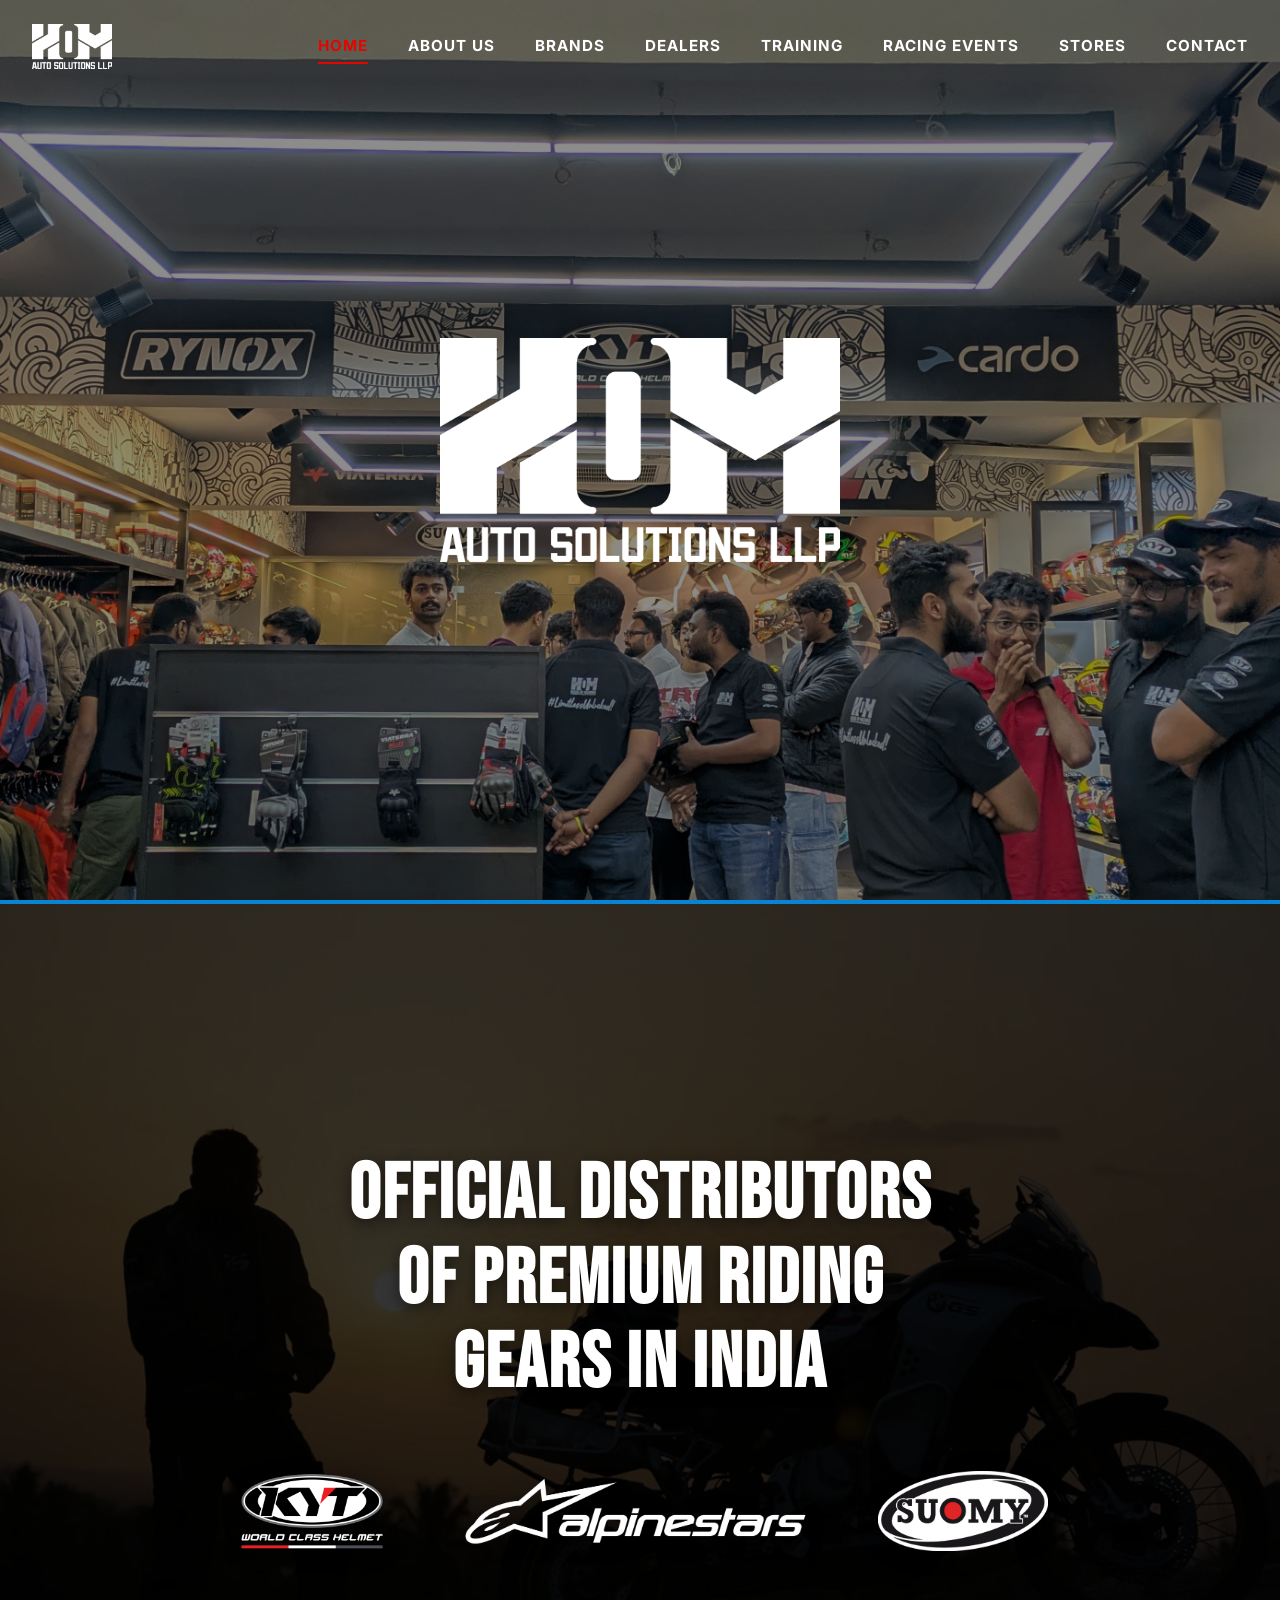
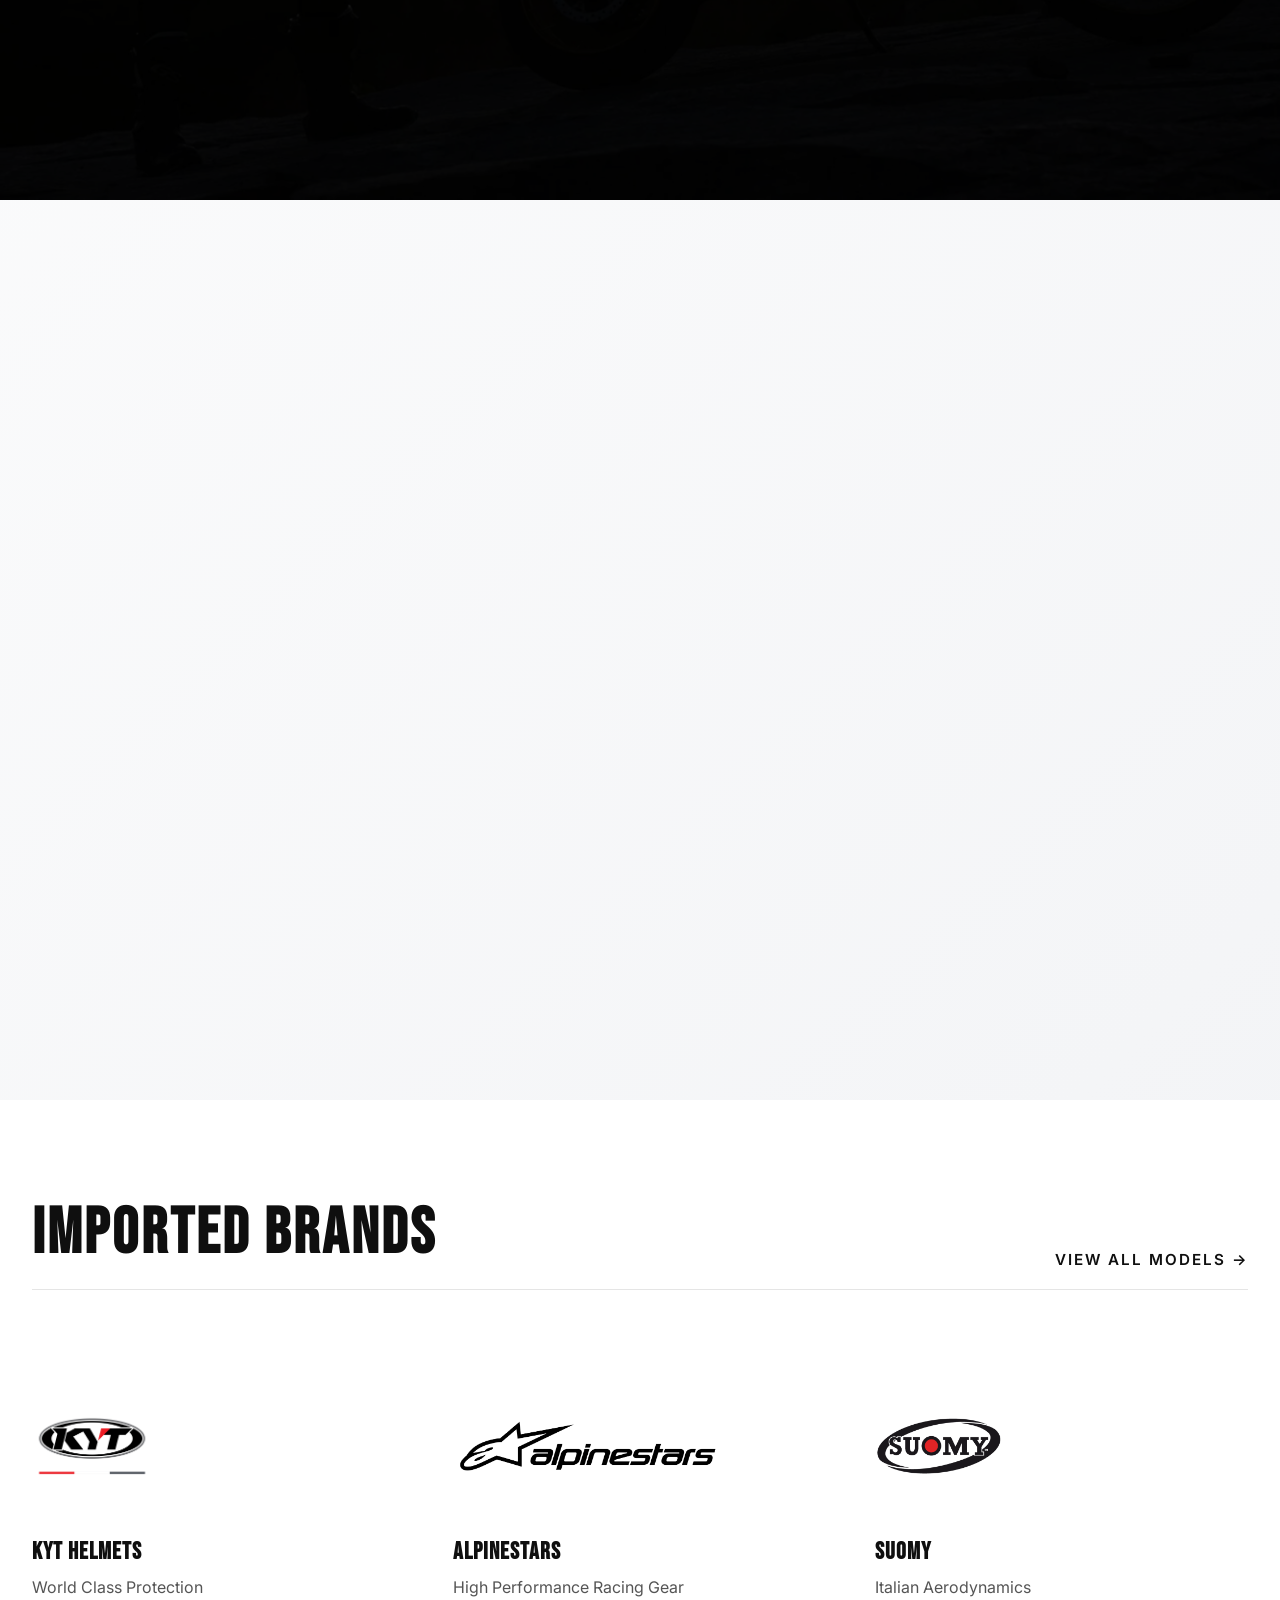
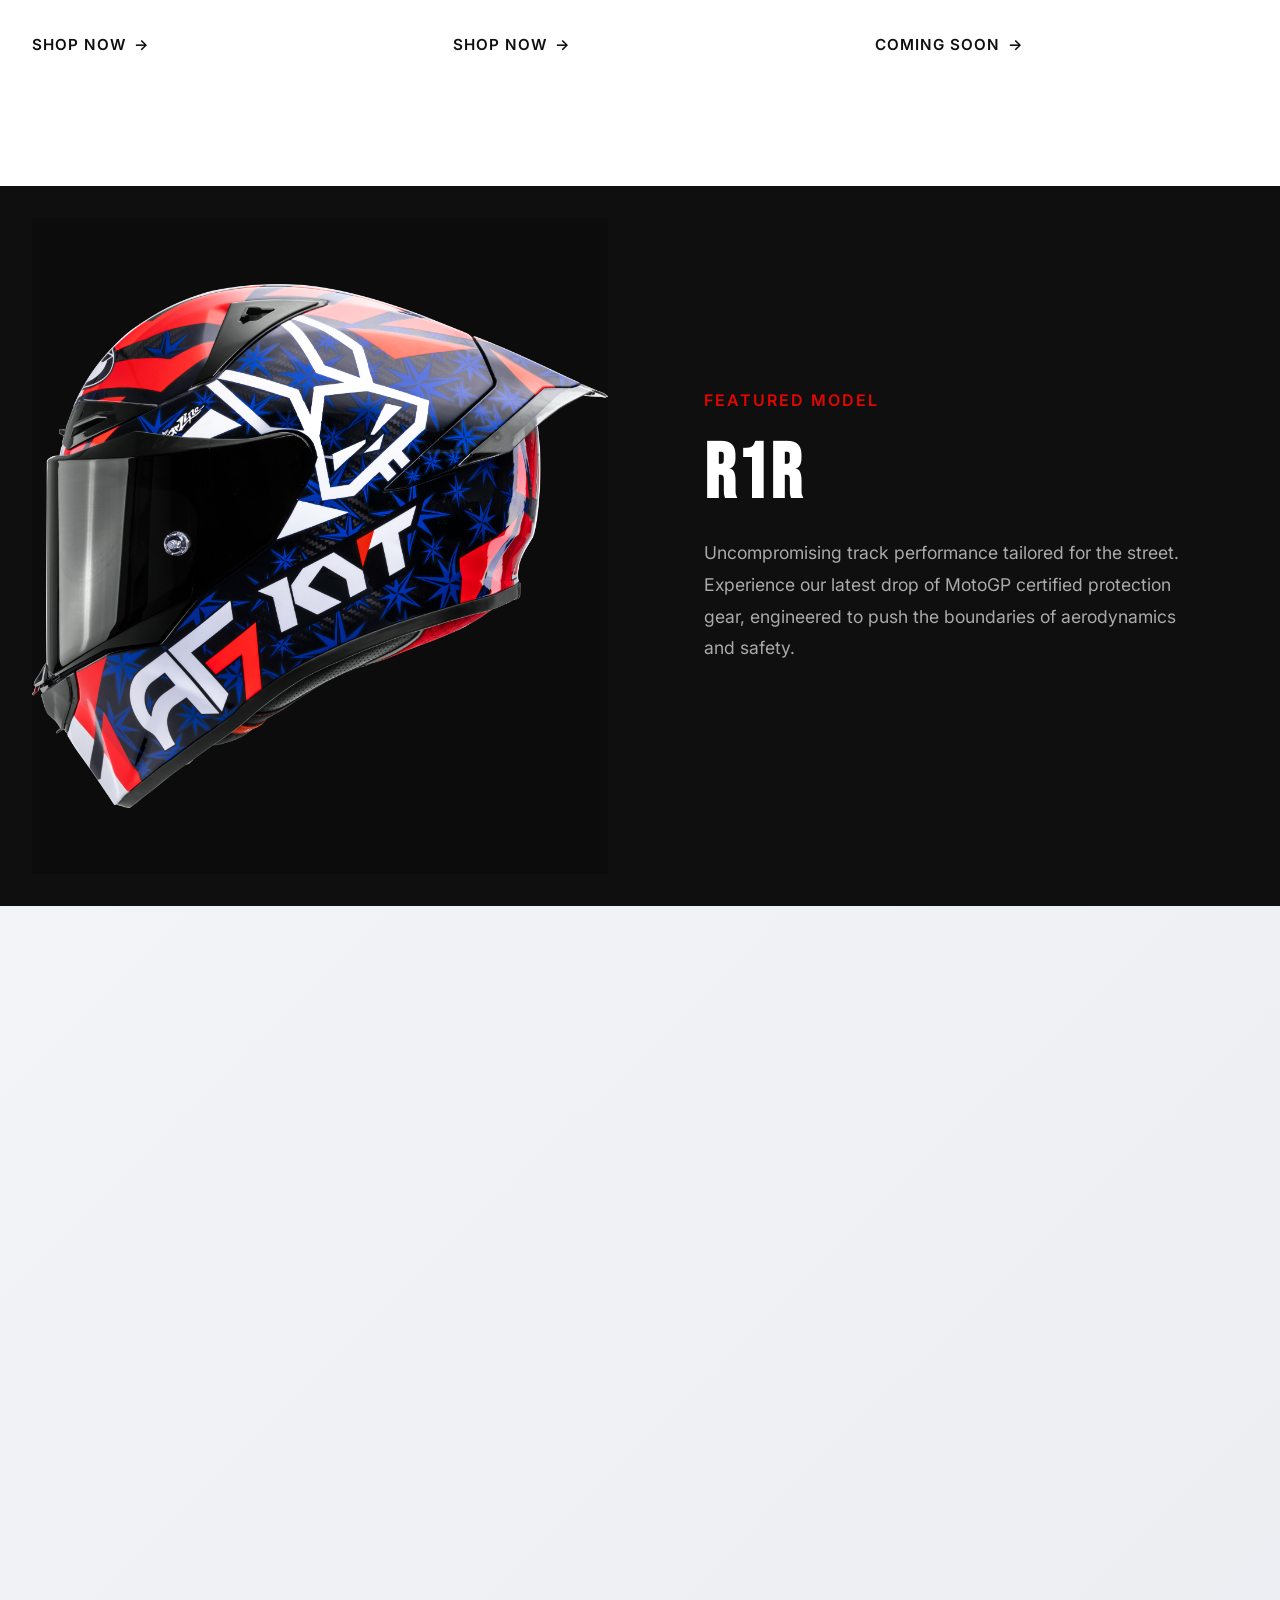
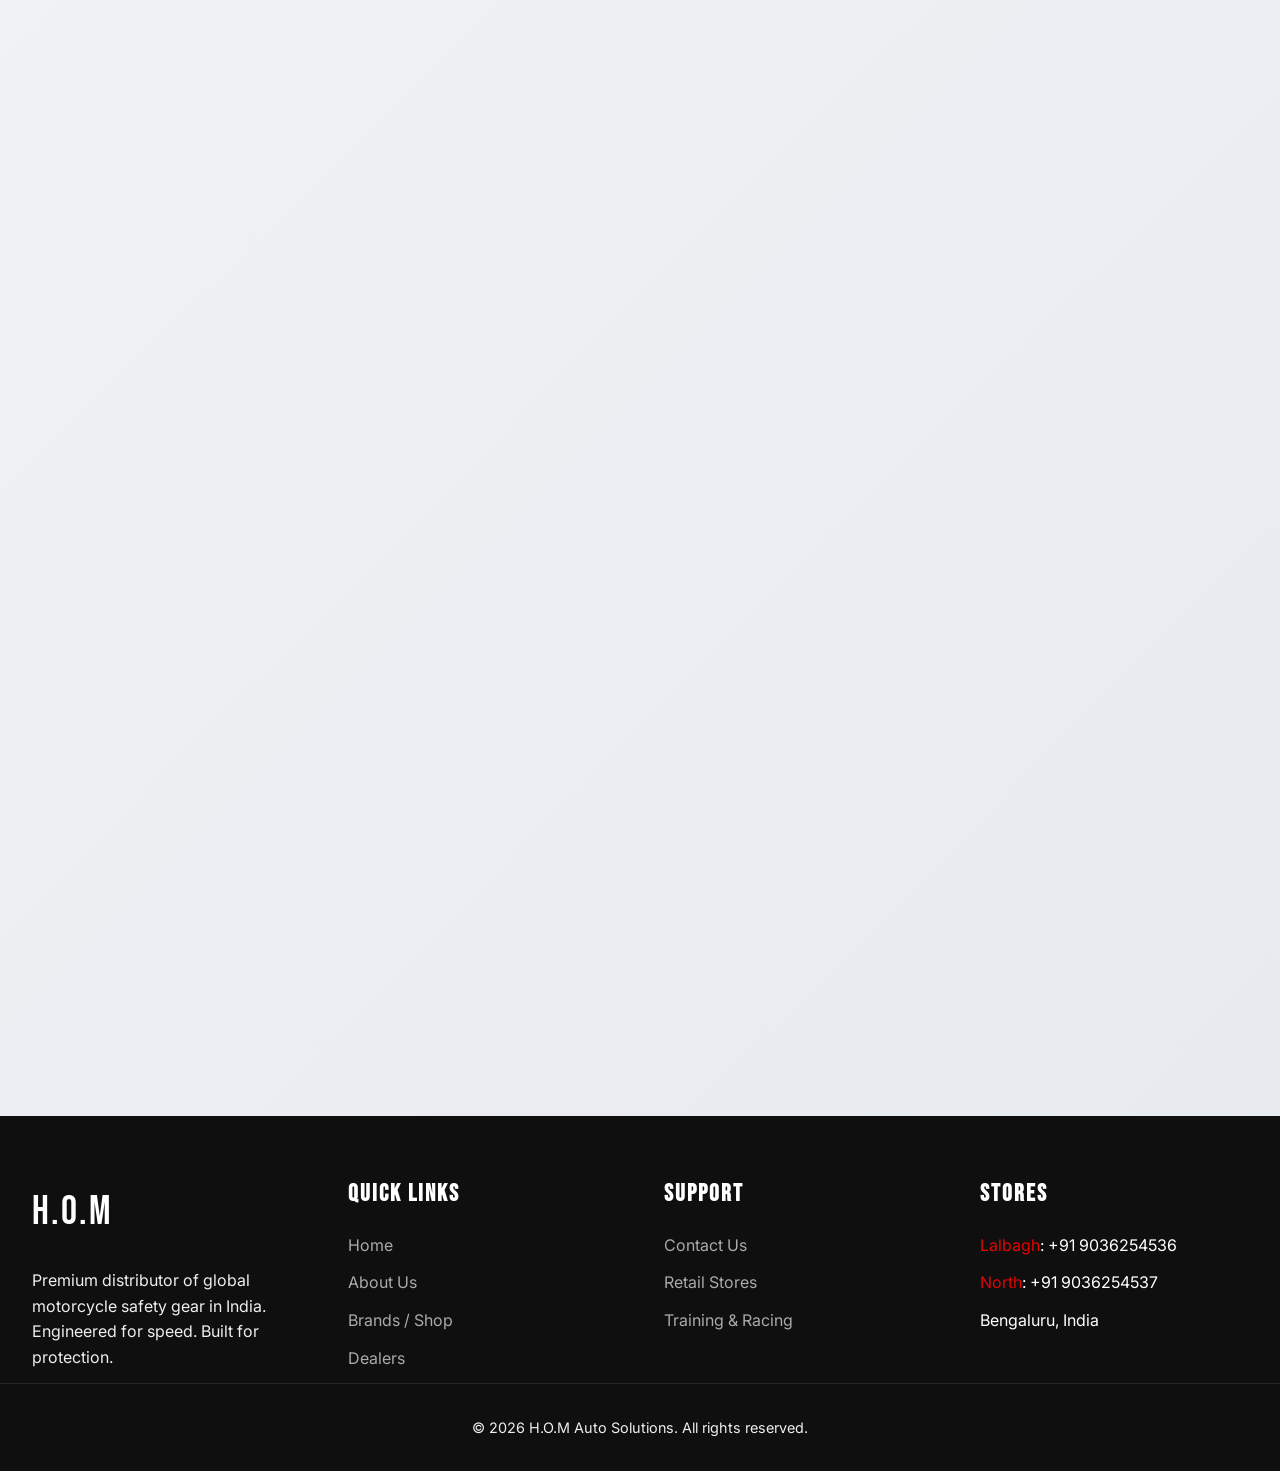
<file: index.html>
<!DOCTYPE html>
<html lang="en">

<head>
  <meta charset="UTF-8">
  <meta name="viewport" content="width=device-width, initial-scale=1.0">
  <title>Premium Motorcycle Helmets & Riding Gear India | H.O.M Auto Solutions</title>
  <meta name="description"
    content="Official distributors of KYT helmets, Alpinestars gear, and premium motorcycle equipment in India.">
  <link rel="stylesheet" href="styles.css">
  <style>
    /* Exact Screenshot Clone Sections */

    /* 1. Hero / Store Image */
    .sc-hero {
      position: relative;
      height: 100vh;
      width: 100%;
      background: url('images/lalbagh.jpg') center/cover no-repeat;
      display: flex;
      align-items: center;
      justify-content: center;
    }

    .sc-hero::before {
      content: '';
      position: absolute;
      inset: 0;
      background: rgba(0, 0, 0, 0.45);
      /* Overlay */
    }

    .sc-hero-logo {
      position: relative;
      z-index: 2;
      width: clamp(200px, 40vw, 400px);
      animation: fadeIn 1s ease-out;
    }

    /* 2. Brand Statement */
    .sc-brand-statement {
      position: relative;
      height: 100vh;
      width: 100%;
      background: url('images/HP.jpg') center/cover no-repeat;
      display: flex;
      align-items: center;
      justify-content: center;
      flex-direction: column;
      border-top: 4px solid #0884d4;
      /* Small border matching image if needed, or omit. I'll omit to keep it clean, or use blue as seen in screenshot? Wait, blue border in screenshot 2? No, that's just the selection box of the screenshot tool. */
    }

    .sc-brand-statement::before {
      content: '';
      position: absolute;
      inset: 0;
      background: rgba(0, 0, 0, 0.795);
    }

    .sc-brand-content {
      position: relative;
      z-index: 2;
      text-align: center;
      padding: 0 2rem;
      width: 100%;
    }

    .sc-brand-content h2 {
      font-size: clamp(2.5rem, 6vw, 6rem);
      color: var(--pure-white);
      line-height: 1.1;
      margin-bottom: 4rem;
      text-shadow: 0 4px 15px rgba(0, 0, 0, 0.5);
    }

    .sc-brand-logos {
      display: flex;
      justify-content: center;
      align-items: center;
      gap: 4rem;
      flex-wrap: wrap;
    }

    .sc-brand-logos img {
      height: clamp(40px, 8vw, 80px);
      object-fit: contain;
      filter: drop-shadow(0 4px 10px rgba(0, 0, 0, 0.4));
    }

    /* 3. Split Features */
    .sc-split {
      position: relative;
      height: 100vh;
      width: 100%;
      display: grid;
      grid-template-columns: 1fr 1fr;
    }

    .sc-split-half {
      position: relative;
      background-size: cover;
      background-position: center;
      display: flex;
      align-items: center;
      justify-content: center;
    }

    .sc-split-half::before {
      content: '';
      position: absolute;
      inset: 0;
      background: rgba(0, 0, 0, 0.475);
      backdrop-filter: blur(3px);
    }

    /* Since the images themselves have the logos burned in, we just set the background */
    .sc-item-link {
      position: absolute;
      inset: 0;
      z-index: 5;
      display: flex;
      flex-direction: column;
      align-items: center;
      justify-content: center;
      text-decoration: none;
      transition: all 0.4s ease;
    }

    .sc-item-logo {
      width: clamp(150px, 20vw, 300px);
      height: auto;
      object-fit: contain;
      transition: transform 0.4s ease;
      filter: drop-shadow(0 10px 20px rgba(0, 0, 0, 0.5));
    }

    .sc-item-link:hover .sc-item-logo {
      transform: scale(1.1);
    }

    .sc-item-text {
      font-family: 'Bebas Neue', cursive;
      font-size: clamp(2rem, 5vw, 4rem);
      color: var(--pure-white);
      letter-spacing: 5px;
      text-transform: uppercase;
      text-shadow: 0 5px 15px rgba(0, 0, 0, 0.8);
      padding: 1rem 2rem;
      border: 2px solid var(--pure-white);
      transition: all 0.4s ease;
    }

    .sc-item-link:hover .sc-item-text {
      background: var(--pure-white);
      color: var(--matte-black);
      transform: scale(1.05);
    }

    .sc-split-half:hover::before {
      background: rgba(0, 0, 0, 0.6);
    }




    @media (max-width: 768px) {
      .sc-split {
        grid-template-columns: 1fr;
        height: auto;
      }

      .sc-split-half {
        height: 50vh;
      }

      .sc-brand-logos {
        gap: 2rem;
      }
    }

    /* Light Theme Below Sections */
    .light-divider {
      text-align: center;
      padding: 4rem 0 0;
    }

    .info-grid {
      display: grid;
      grid-template-columns: repeat(auto-fit, minmax(300px, 1fr));
      gap: 3rem;
      margin-top: 3rem;
    }

    @keyframes fadeIn {
      from {
        opacity: 0;
        transform: translateY(20px);
      }

      to {
        opacity: 1;
        transform: translateY(0);
      }
    }
  </style>
</head>

<body>

  <div id="header-placeholder"></div>


  <!-- SECTION 1: HERO (From Screenshot 1) -->
  <section class="sc-hero">
    <img src="images/hom_logo.png" alt="House of Machines" class="sc-hero-logo">
  </section>

  <!-- SECTION 2: BRAND STATEMENT (From Screenshot 2) -->
  <section class="sc-brand-statement">
    <div class="container sc-brand-content reveal">
      <h2>OFFICIAL DISTRIBUTORS<br>OF PREMIUM RIDING<br>GEARS IN INDIA</h2>

      <div class="sc-brand-logos">
        <img src="images/kyt.png" alt="KYT">
        <img src="images/ALPINESTARS-WHT (1).png" alt="Alpinestars">
        <img src="images/suomylogo.png" alt="Suomy">
      </div>
    </div>
  </section>

  <!-- SECTION 3: SPLIT FEATURES (From Screenshot 3) -->
  <section class="sc-split reveal">
    <div class="sc-split-half" style="background-image: url('images/tm.webp');">
      <a href="https://trailmaster.in/" target="_blank" class="sc-item-link">
        <img style="filter: invert();" src="images/trail-master-logo.webp" alt="Trail Master" class="sc-item-logo">
      </a>
    </div>
    <div class="sc-split-half" style="background-image: url('images/Isbkpit.jpg');">
      <a href="https://isbkracing.com/" target="_blank" class="sc-item-link">
        <img src="images/isbk-logo.webp" alt="ISBK Racing" class="sc-item-logo">
      </a>
    </div>
  </section>

  <!-- SECTION 4: IMPORTED BRANDS (White Background) -->
  <section class="premium-white-section section-padding reveal" style="background-color: var(--pure-white);">
    <div class="container">
      <div
        style="display: flex; justify-content: space-between; align-items: flex-end; margin-bottom: 4rem; border-bottom: 1px solid rgba(0,0,0,0.1); padding-bottom: 1rem;">
        <h2 class="section-title" style="margin: 0; text-align: left;">Imported Brands</h2>
        <a href="brands.html" class="arrow-link"
          style="color: var(--matte-black); font-weight: 600; text-transform: uppercase; letter-spacing: 2px;">View All
          Models &rarr;</a>
      </div>

      <div class="sleek-brands-grid">
        <div class="sleek-brand-card">
          <div
            style="height: 120px; display: flex; align-items: center; justify-content: flex-start; margin-bottom: 2rem;">
            <!-- Since KYT logo is already black, remove filters so it shows properly on white -->
            <img src="images/kyt.png" alt="KYT" style="height: 60px;">
          </div>
          <h4 style="font-size: 1.5rem; margin-bottom: 0.5rem; text-transform: uppercase; letter-spacing: 1px;">KYT
            Helmets</h4>
          <p style="color: var(--grey-text); margin-bottom: 2rem;">World Class Protection</p>
          <a target="_blank" href="https://houseofmachines.in/collections/kyt" class="arrow-link minimalist-link">Shop
            Now
            <span>&rarr;</span></a>
        </div>

        <div class="sleek-brand-card">
          <div
            style="height: 120px; display: flex; align-items: center; justify-content: flex-start; margin-bottom: 2rem;">
            <!-- ALPINESTARS WHT is white, so invert it to black -->
            <img src="images/ALPINESTARS-WHT (1).png" alt="Alpinestars" style="height: 60px; filter: invert(1);">
          </div>
          <h4 style="font-size: 1.5rem; margin-bottom: 0.5rem; text-transform: uppercase; letter-spacing: 1px;">
            Alpinestars</h4>
          <p style="color: var(--grey-text); margin-bottom: 2rem;">High Performance Racing Gear</p>
          <a target="_blank" href="https://houseofmachines.in/collections/alpinestars"
            class="arrow-link minimalist-link">Shop Now
            <span>&rarr;</span></a>
        </div>

        <div class="sleek-brand-card">
          <div
            style="height: 120px; display: flex; align-items: center; justify-content: flex-start; margin-bottom: 2rem;">
            <!-- Suomy logo is already black, remove filters -->
            <img src="images/suomylogo.png" alt="Suomy" style="height: 60px;">
          </div>
          <h4 style="font-size: 1.5rem; margin-bottom: 0.5rem; text-transform: uppercase; letter-spacing: 1px;">Suomy
          </h4>
          <p style="color: var(--grey-text); margin-bottom: 2rem;">Italian Aerodynamics</p>
          <a href="#" class="arrow-link minimalist-link">Coming Soon <span>&rarr;</span></a>
        </div>
      </div>
    </div>
  </section>

  <!-- SECTION 5: PRODUCT SHOWCASE (Dark Background) -->
  <section class="premium-dark-section reveal" style="background-color: var(--matte-black); color: var(--pure-white);">
    <div class="showcase-container">
      <div class="showcase-image" style="background-image: url('images/R1R.png');"></div>
      <div class="showcase-content">
        <div style="max-width: 500px;">
          <p
            style="color: var(--racing-red); font-weight: 600; letter-spacing: 2px; text-transform: uppercase; margin-bottom: 1rem;">
            Featured Model</p>
          <h2 class="heading-lg text-white" style="margin-bottom: 1rem;">R1R</h2>
          <p style="color: #aaaaaa; font-size: 1.1rem; line-height: 1.8; margin-bottom: 2.5rem;">Uncompromising track
            performance tailored for the street. Experience our latest drop of MotoGP certified protection gear,
            engineered to push the boundaries of aerodynamics and safety.</p>
        </div>
      </div>
    </div>
  </section>

  <!-- LIGHT THEME REMAINDER SECTIONS -->
  <div class="light-divider container reveal" style="text-align: center; padding: 6rem 0 2rem;">
    <h2 class="heading-lg">Discover <span class="text-red">Your Gear</span></h2>
  </div>

  <section class="container reveal" style="padding-bottom: 6rem;">
    <div class="discover-grid">

      <!-- KYT Discover Card -->
      <div class="discover-card">
        <div class="discover-bg" style="background-image: url('images/kyt-ecom.jpg');"></div>
        <div class="discover-overlay"></div>
        <div class="discover-content">
          <div class="discover-text">
            <h3 style=" color: #ccc; font-size: 2rem;">KYT Helmets</h3>
            <p style="color: #ccc; font-size: 0.9rem;">MotoGP Performance</p>
          </div>
          <a target="_blank" href="https://houseofmachines.in/collections/kyt">&rarr;</a>
        </div>
      </div>

      <!-- Alpinestars Discover Card -->
      <div class="discover-card">
        <!-- User mentioned they will add specific product photos later. Using existing placeholders -->
        <div class="discover-bg" style="background-image: url('images/alpinestar-ecom.webp');"></div>
        <div class="discover-overlay"></div>
        <div class="discover-content">
          <div class="discover-text">
            <h3 style=" color: #ccc; font-size: 2rem;">Alpinestars</h3>
            <p style=" color: #ccc; font-size: 0.9rem;">Track-Ready Suits</p>
          </div>
          <a target="_blank" href="https://houseofmachines.in/collections/alpinestars">&rarr;</a>
        </div>
      </div>

      <!-- Suomy Discover Card -->
      <div class="discover-card">
        <div class="discover-bg" style="background-image: url('images/suomy-ecom.jpg');"></div>
        <div class="discover-overlay"></div>
        <div class="discover-content">
          <div class="discover-text">
            <h3 style=" color: #ccc; font-size: 2rem;">Suomy</h3>
            <p style="color: #ccc; font-size: 0.9rem;">Aerodynamic Design</p>
          </div>
          <a href="#">&rarr;</a>
        </div>
      </div>

    </div>

    <!-- Shop Now Button Link to E-Comm -->
    <div style="text-align: center; margin-top: 4rem;">
      <a target="_blank" href="https://houseofmachines.in" class="btn btn-primary" style="padding: 1rem 3rem;">Shop
        Now</a>
      <!-- <p style="color: var(--grey-text); font-size: 0.9rem; margin-top: 1rem;">Directs to official HOM E-Commerce
        platform</p> -->
    </div>
  </section>

  <!-- SECTION 6: DEALER NETWORK (Map Grid) -->
  <section class="dealer-map-section section-padding reveal">
    <div class="container" style="text-align: center; margin-bottom: 3rem;">
      <h2 class="heading-lg" style="color: var(--matte-black);">Find Your Dealer</h2>
    </div>
    <div class="dealer-map-container">
      <div class="dealer-map-left">
        <!-- Placeholder for map image; user will likely supply specific map screenshot later -->
        <img src="images/India-locator-map.jpg" alt="India Dealer Map"
          style="border-radius: 8px; max-height: 400px; object-fit: cover;">
      </div>
      <div class="dealer-stats-grid">
        <div class="dealer-stat-box">
          <h4>150+ Active<br>Dealers</h4>
        </div>
        <div class="dealer-stat-box">
          <h4>25+ States<br>Covered</h4>
        </div>
        <div class="dealer-stat-box">
          <h4>50+Major<br>Cities</h4>
        </div>
        <div class="dealer-stat-box">
          <h4>50000+<br>Riders<br>Protected</h4>
        </div>
      </div>
    </div>
    <div style="text-align: center; margin-top: 4rem;">
      <a target="_blank" href="https://kytindia.com/store-locator" class="btn btn-primary">Locate Center</a>
    </div>
  </section>

  <!-- Footer -->
  <div id="footer-placeholder"></div>

  <script src="script.js"></script>
</body>

</html>
</file>
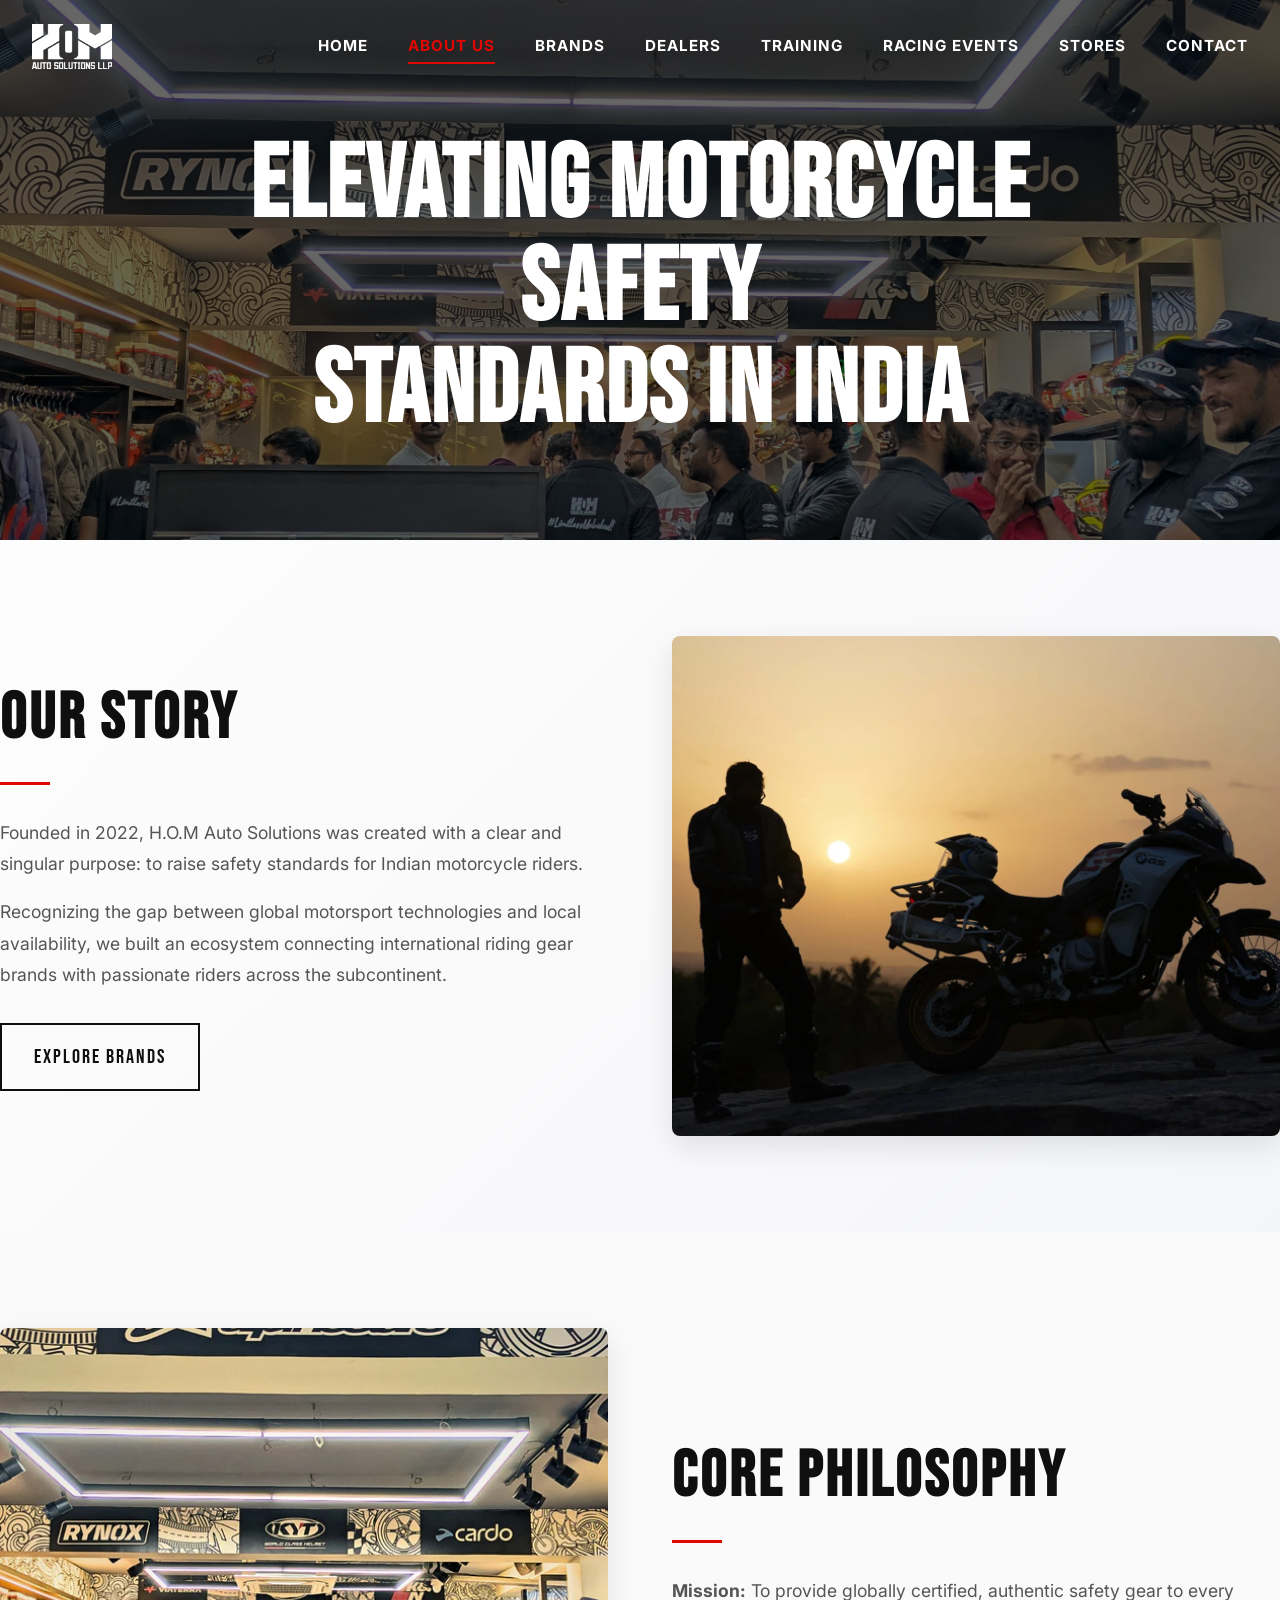
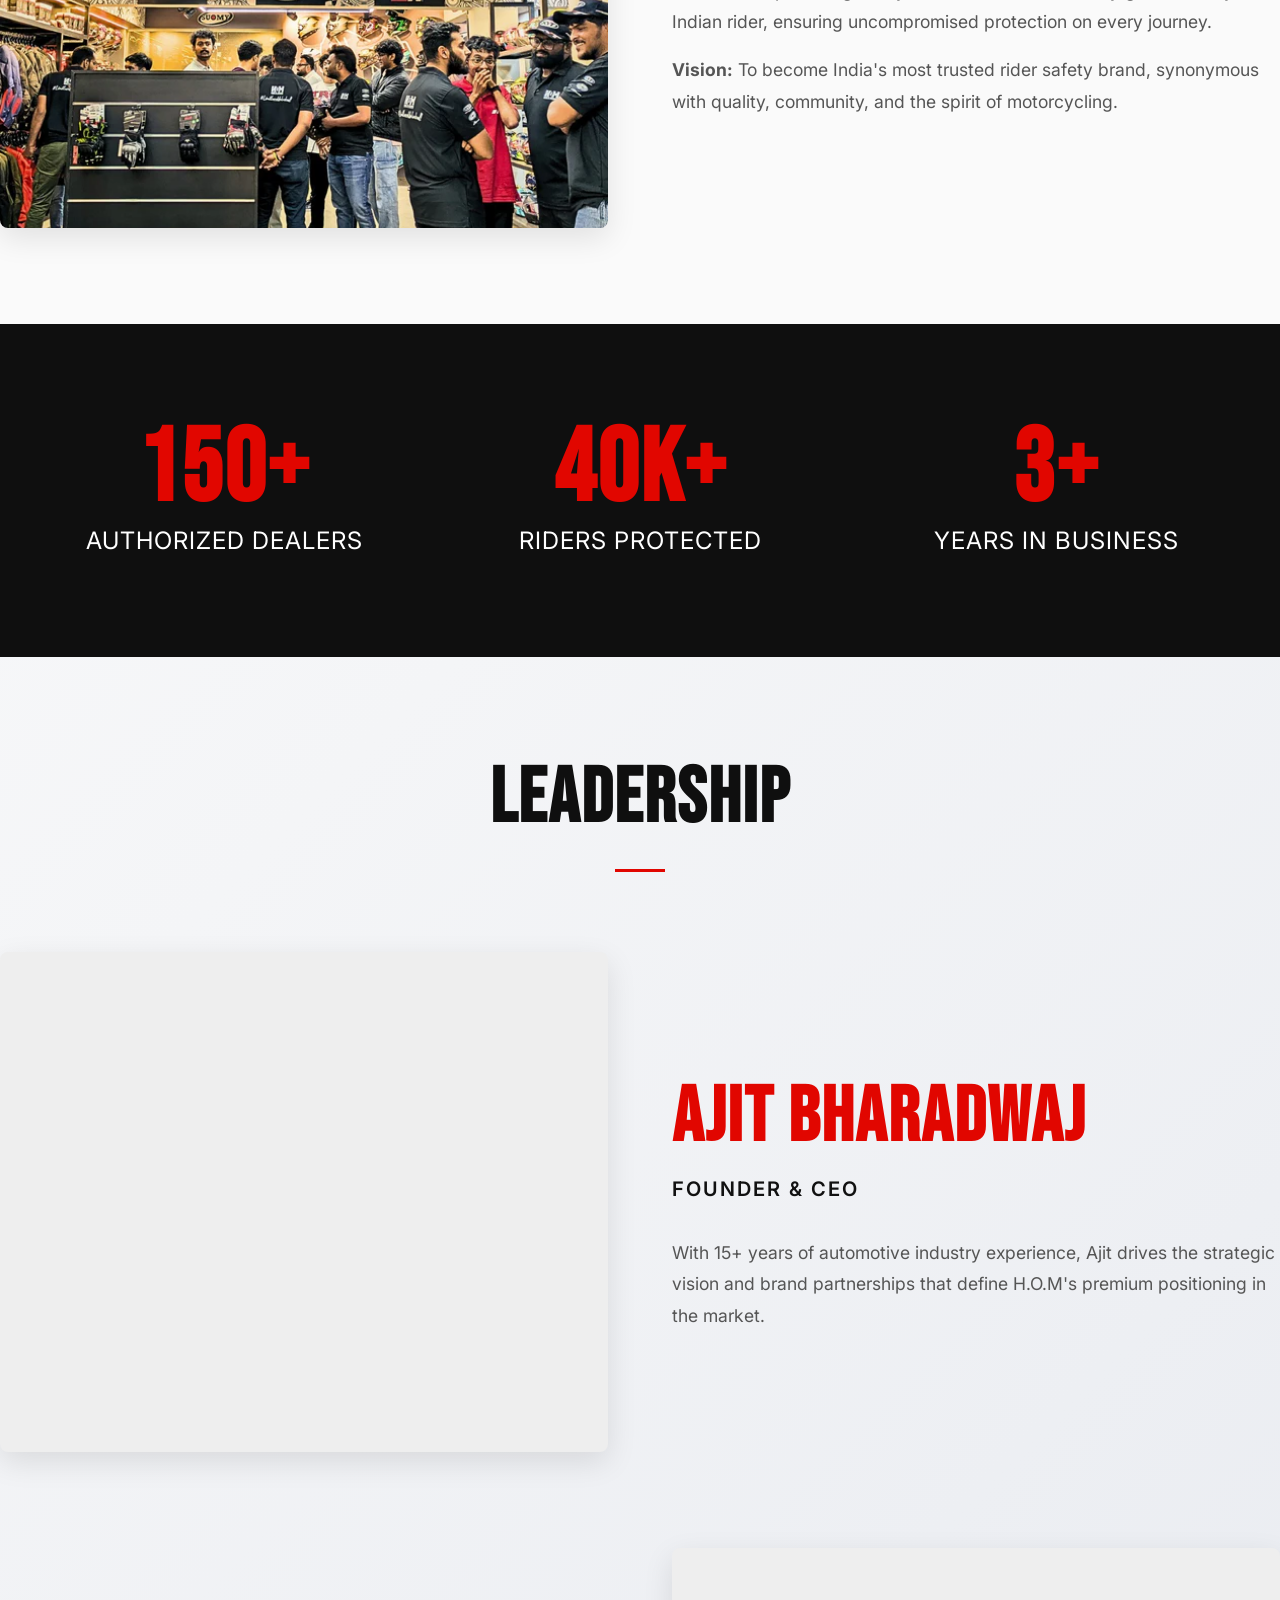
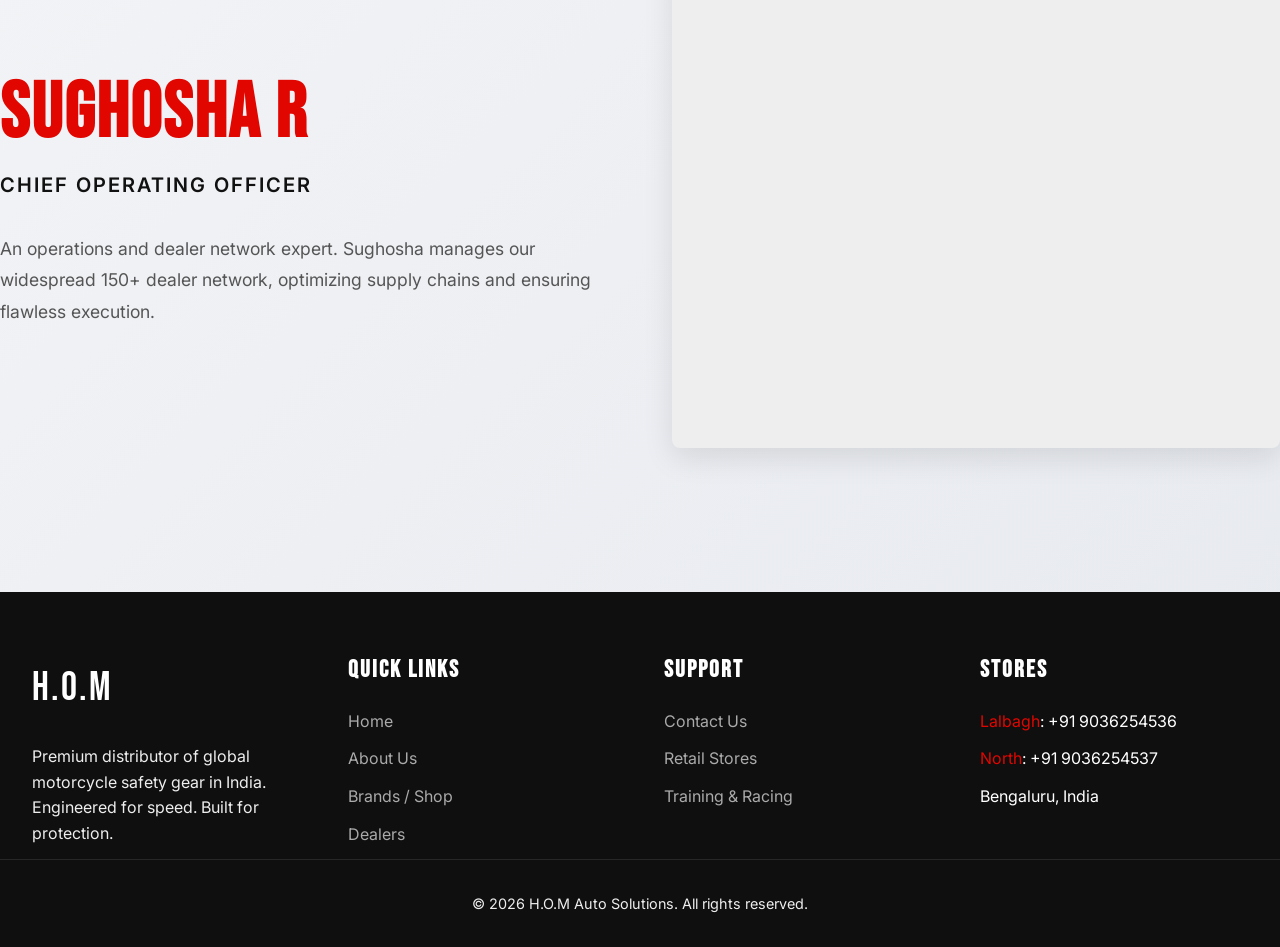
<file: about.html>
<!DOCTYPE html>
<html lang="en">

<head>
    <meta charset="UTF-8">
    <meta name="viewport" content="width=device-width, initial-scale=1.0">
    <title>About Us | H.O.M Auto Solutions</title>
    <link rel="stylesheet" href="styles.css">
    <style>

    </style>
</head>

<body style="background-color: var(--pure-white); color: var(--matte-black);">

    <div id="header-placeholder"></div>


    <div class="page-hero reveal" style="background-image: url('images/lalbagh.jpg');">
        <div class="page-hero-content">
            <h1 class="heading-xl text-white">Elevating Motorcycle Safety<br>Standards in India</h1>
        </div>
    </div>

    <!-- Company Intro -->
    <section class="section-padding container reveal">
        <div class="split-block">
            <div class="split-text">
                <h2 class="section-title" style="text-align: left;">Our Story</h2>
                <div style="width: 50px; height: 3px; background: var(--racing-red); margin: 1.5rem 0 2rem;"></div>
                <p style="font-size: 1.1rem; color: var(--grey-text); margin-top: 1.5rem; line-height: 1.8;">Founded in
                    2022, H.O.M Auto Solutions was created with a clear and singular purpose: to raise safety standards
                    for Indian motorcycle riders.</p>
                <p style="font-size: 1.1rem; color: var(--grey-text); margin-top: 1rem; line-height: 1.8;">Recognizing
                    the gap between global motorsport technologies and local availability, we built an ecosystem
                    connecting international riding gear brands with passionate riders across the subcontinent.</p>
                <a href="brands.html" class="btn btn-outline" style="margin-top: 2rem;">Explore Brands</a>
            </div>
            <div class="split-image" style="background-image: url('images/HP.jpg');"></div>
        </div>
    </section>

    <!-- Brand Philosophy -->
    <section class="section-padding container reveal" style="background-color: #FAFAFA;">
        <div class="split-block reverse">
            <div class="split-text">
                <h2 class="section-title" style="text-align: left;">Core Philosophy</h2>
                <div style="width: 50px; height: 3px; background: var(--racing-red); margin: 1.5rem 0 2rem;"></div>
                <p style="font-size: 1.1rem; color: var(--grey-text); margin-top: 1.5rem; line-height: 1.8;">
                    <strong>Mission:</strong> To provide globally certified, authentic safety gear to every Indian
                    rider, ensuring uncompromised protection on every journey.</p>
                <p style="font-size: 1.1rem; color: var(--grey-text); margin-top: 1rem; line-height: 1.8;">
                    <strong>Vision:</strong> To become India's most trusted rider safety brand, synonymous with quality,
                    community, and the spirit of motorcycling.</p>
            </div>
            <!-- Placeholder image for philosophy -->
            <div class="split-image" style="background-image: url('images/STORE.webp');"></div>
        </div>
    </section>

    <!-- Stats CTA Style Block -->
    <section class="dark-section reveal" style="background-color: #FAFAFA; padding: 0;">
        <div style="background-color: var(--matte-black); padding: 6rem 0; width: 100%; text-align: center;">
            <div class="container">
                <div class="responsive-stats-grid">
                    <div>
                        <h3 class="heading-xl text-red">150+</h3>
                        <p class="text-white"
                            style="font-size: 1.5rem; letter-spacing: 1px; text-transform: uppercase;">Authorized
                            Dealers</p>
                    </div>
                    <div>
                        <h3 class="heading-xl text-red">40K+</h3>
                        <p class="text-white"
                            style="font-size: 1.5rem; letter-spacing: 1px; text-transform: uppercase;">Riders Protected
                        </p>
                    </div>
                    <div>
                        <h3 class="heading-xl text-red">3+</h3>
                        <p class="text-white"
                            style="font-size: 1.5rem; letter-spacing: 1px; text-transform: uppercase;">Years in Business
                        </p>
                    </div>
                </div>
            </div>
        </div>
    </section>

    <!-- Leadership Section using split blocks -->
    <section class="section-padding container reveal">
        <div style="text-align: center; margin-bottom: 5rem;">
            <h2 class="heading-lg" style="color: var(--matte-black);">Leadership</h2>
            <div style="width: 50px; height: 3px; background: var(--racing-red); margin: 1.5rem auto 0;"></div>
        </div>

        <div class="split-block" style="margin-bottom: 6rem;">
            <div class="split-image" style="background-color: #EEE;"></div> <!-- Placeholder headshot -->
            <div class="split-text">
                <h3 class="heading-lg text-red" style="margin-bottom: 0.5rem; text-transform: uppercase;">Ajit Bharadwaj
                </h3>
                <p
                    style="font-size: 1.25rem; font-weight: 600; margin-bottom: 2rem; text-transform: uppercase; color: var(--carbon-grey); letter-spacing: 2px;">
                    Founder & CEO</p>
                <p style="font-size: 1.1rem; color: var(--grey-text); line-height: 1.8;">With 15+ years of automotive
                    industry experience, Ajit drives the strategic vision and brand partnerships that define H.O.M's
                    premium positioning in the market.</p>
            </div>
        </div>

        <div class="split-block reverse" style="margin-bottom: 3rem;">
            <div class="split-image" style="background-color: #EEE;"></div> <!-- Placeholder headshot -->
            <div class="split-text">
                <h3 class="heading-lg text-red" style="margin-bottom: 0.5rem; text-transform: uppercase;">Sughosha R
                </h3>
                <p
                    style="font-size: 1.25rem; font-weight: 600; margin-bottom: 2rem; text-transform: uppercase; color: var(--carbon-grey); letter-spacing: 2px;">
                    Chief Operating Officer</p>
                <p style="font-size: 1.1rem; color: var(--grey-text); line-height: 1.8;">An operations and dealer
                    network expert. Sughosha manages our widespread 150+ dealer network, optimizing supply chains and
                    ensuring flawless execution.</p>
            </div>
        </div>
    </section>


    <!-- Footer -->
    <div id="footer-placeholder"></div>

    <script src="script.js"></script>
</body>

</html>
</file>
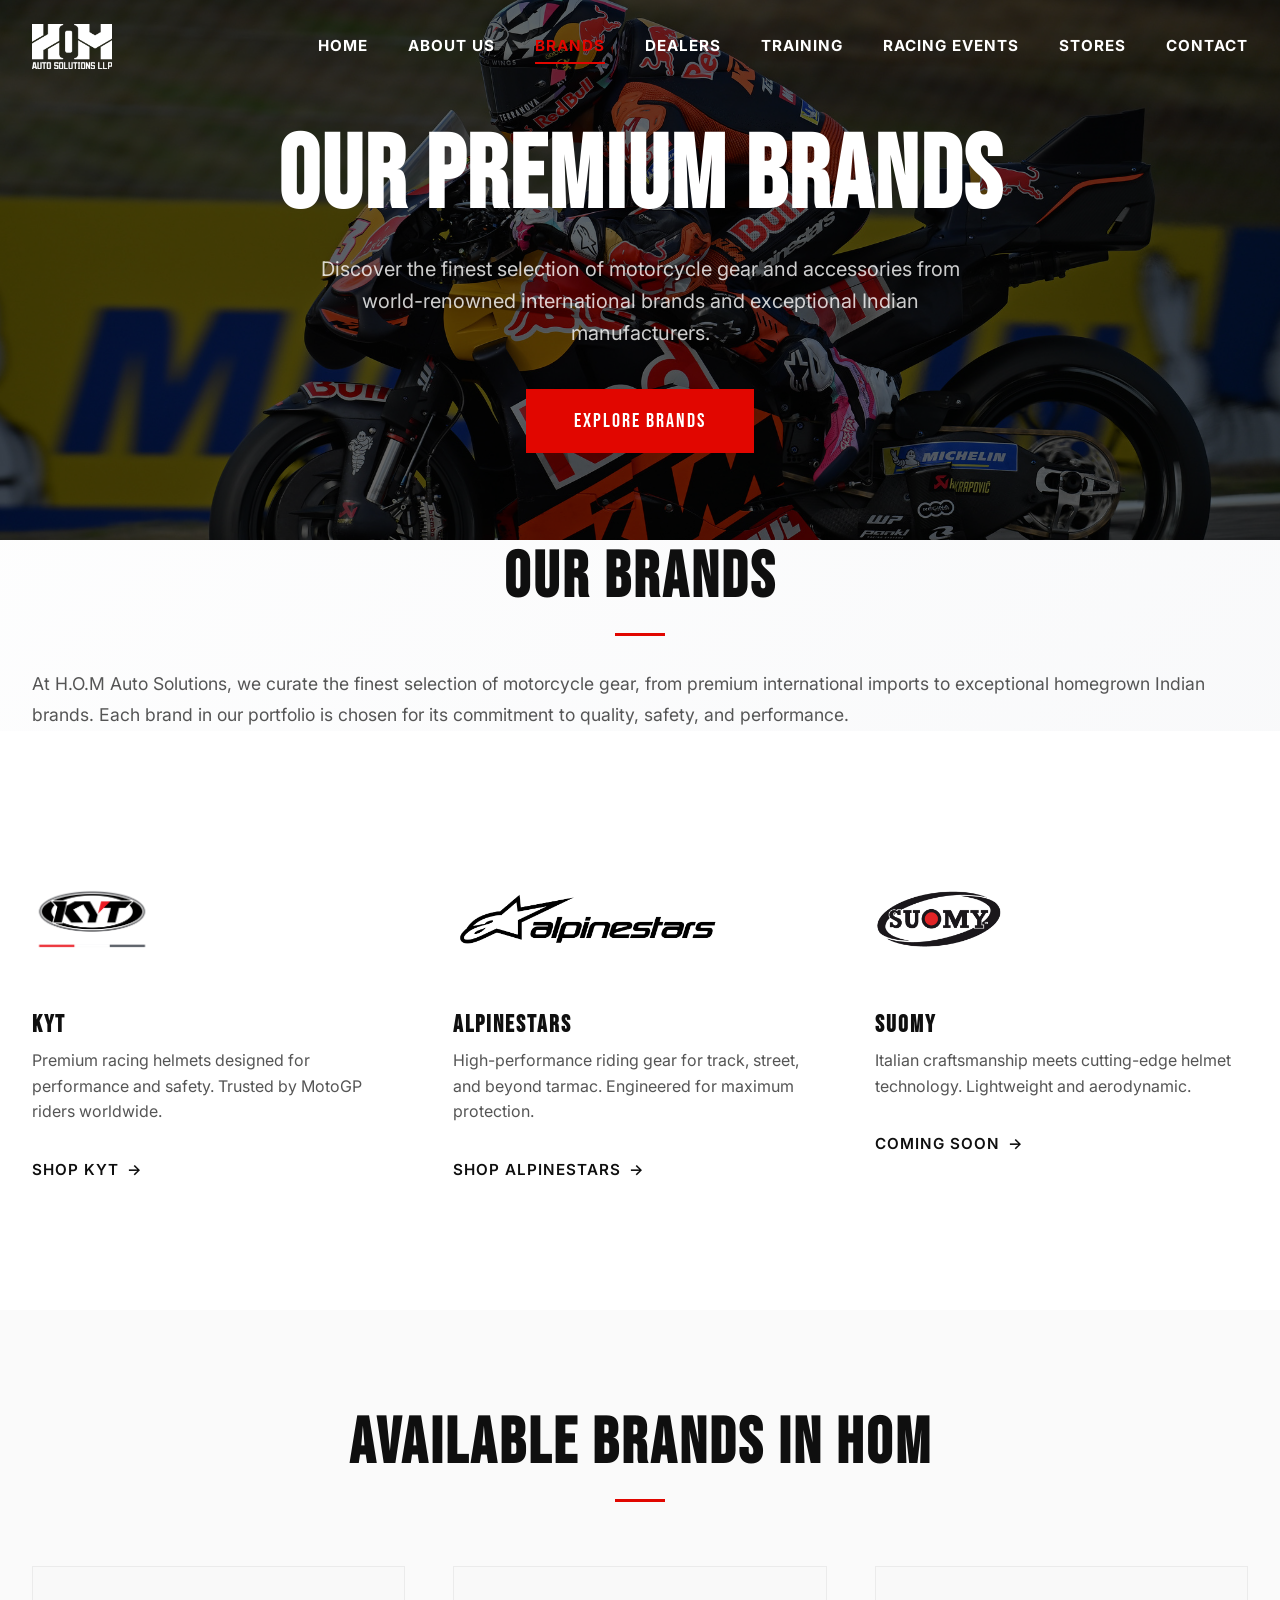
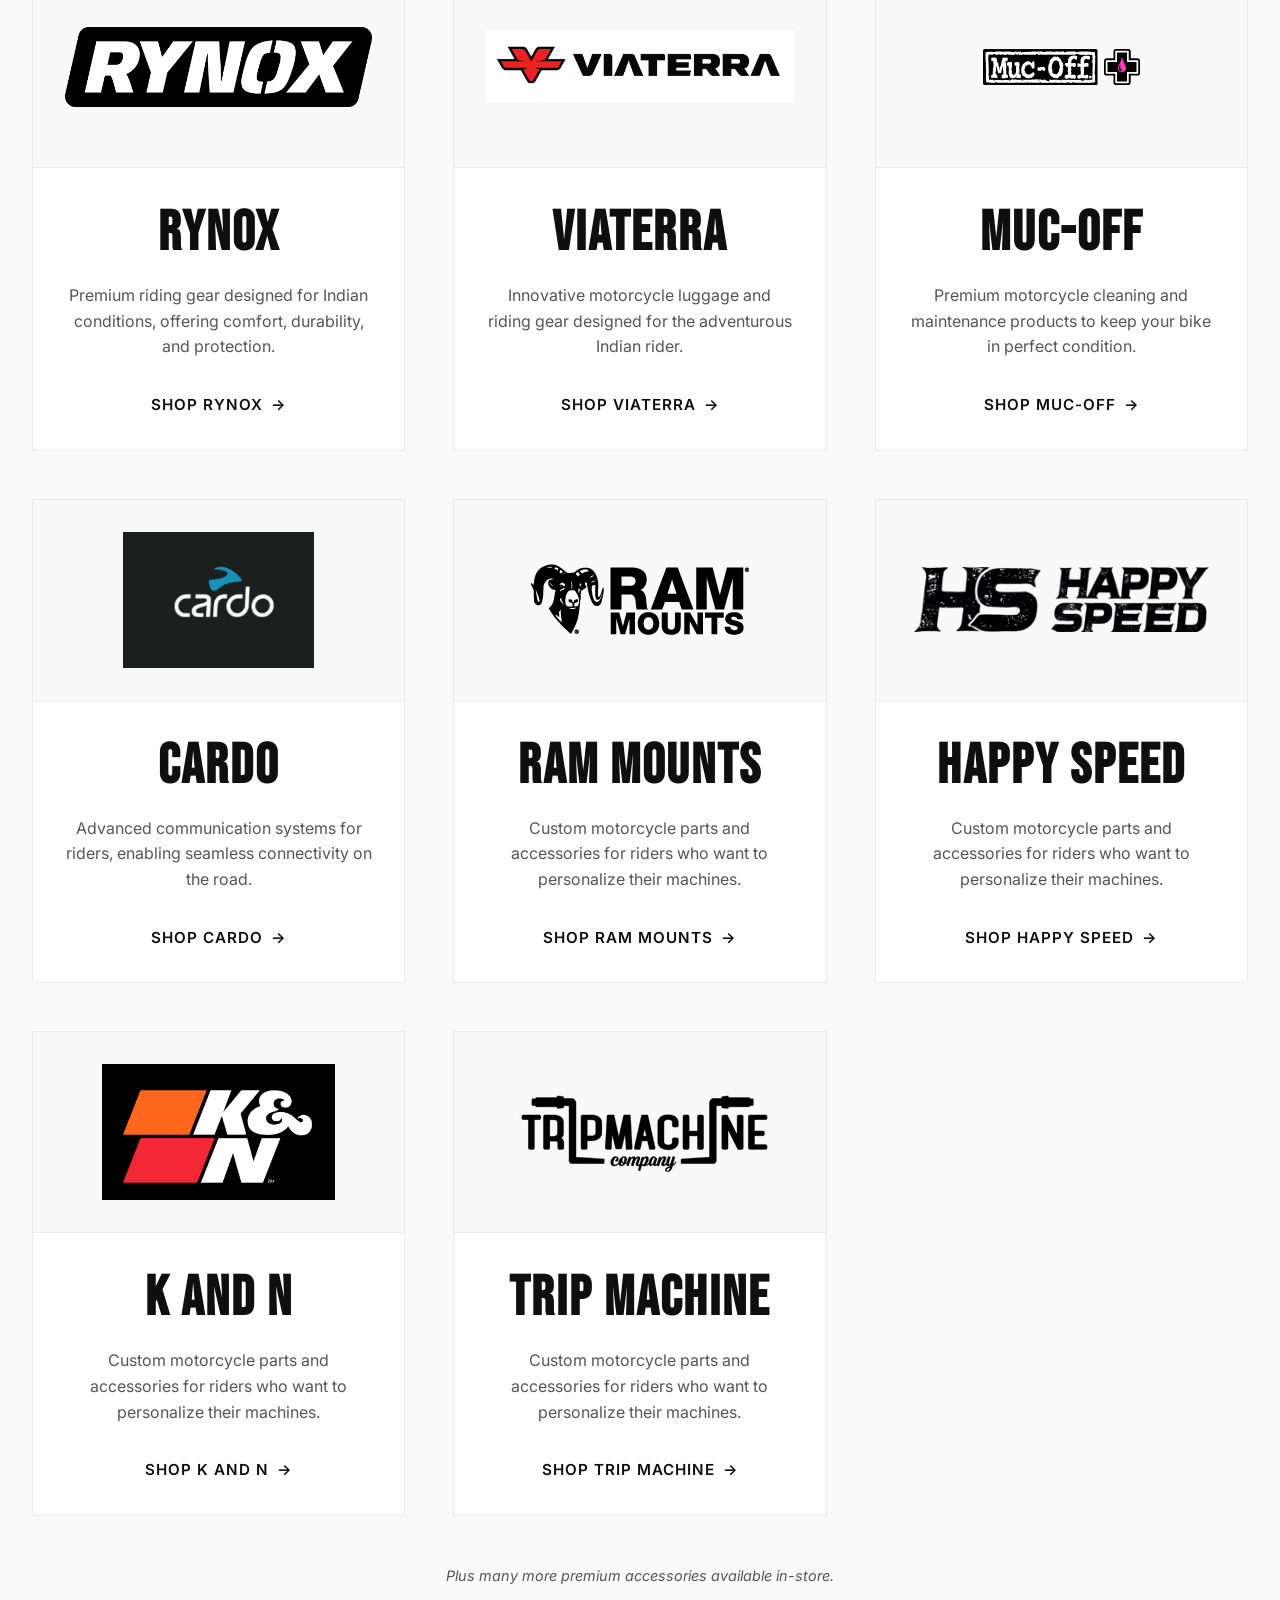
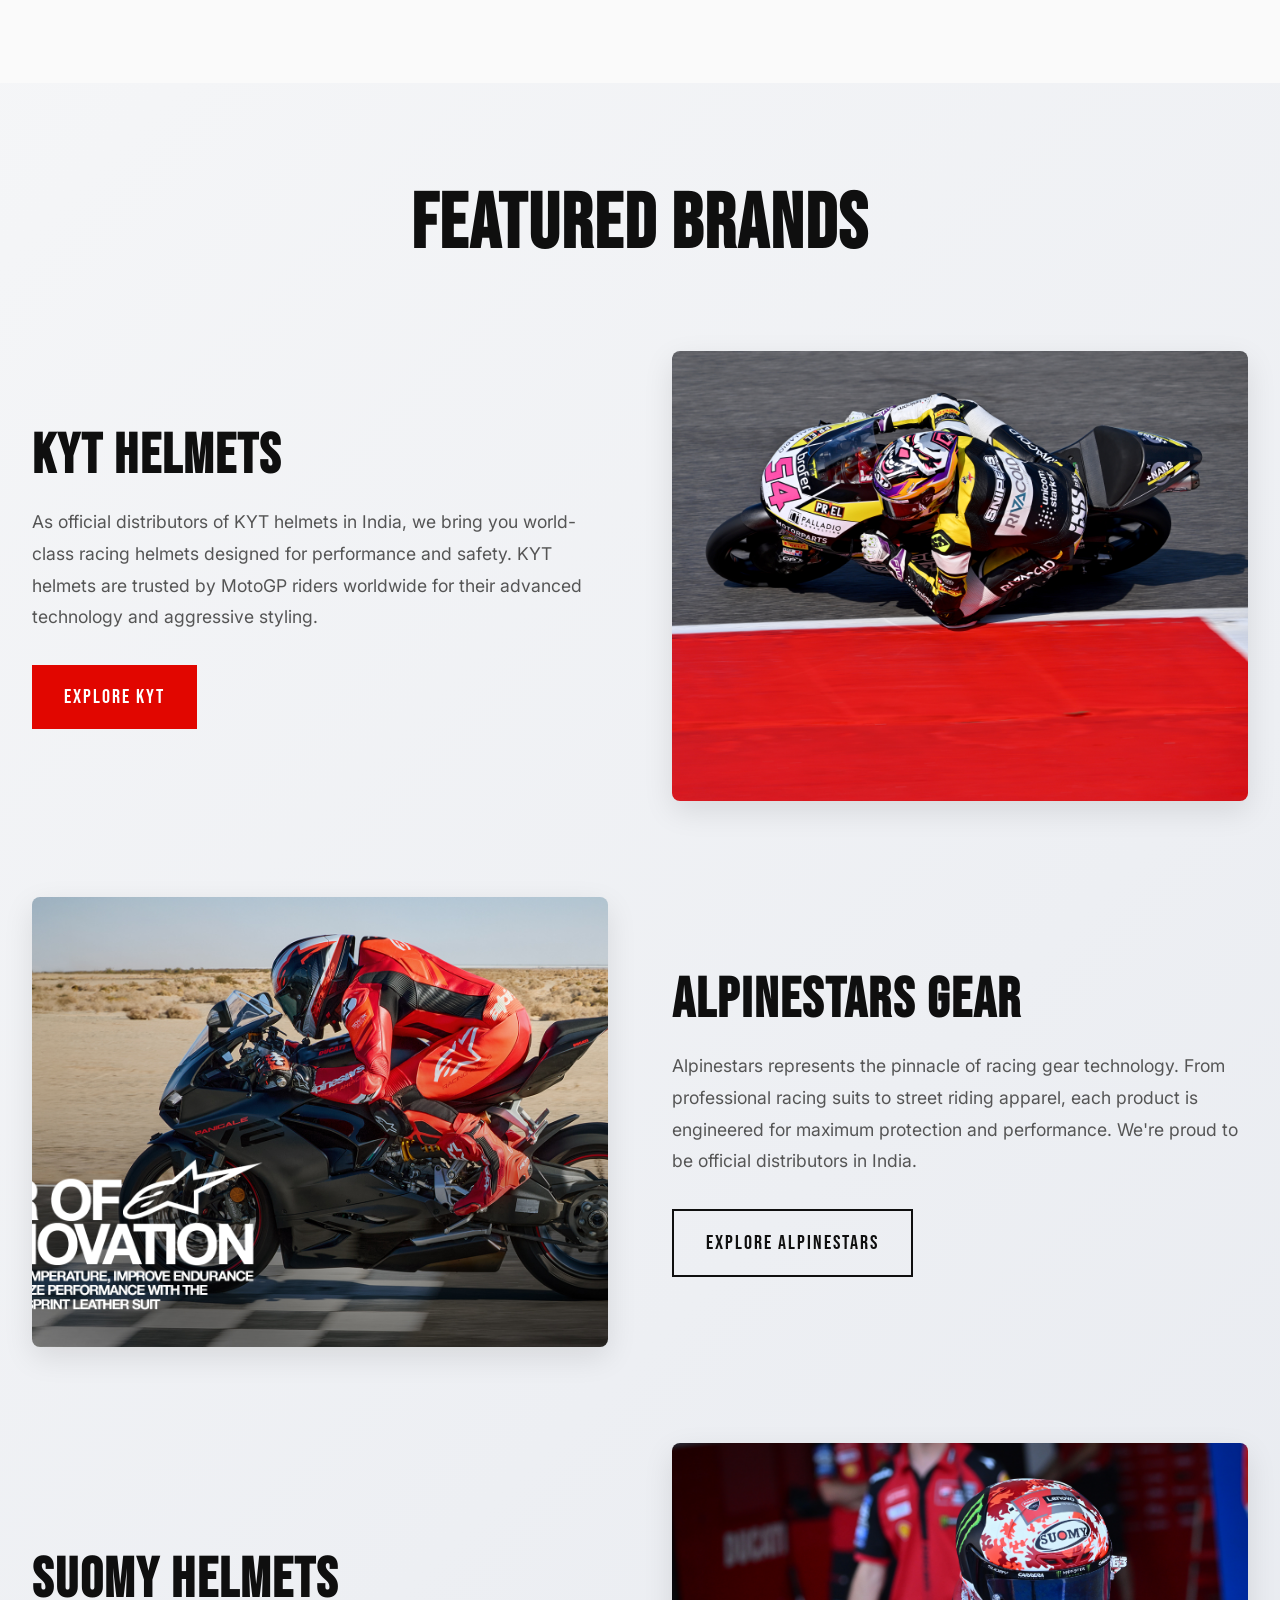
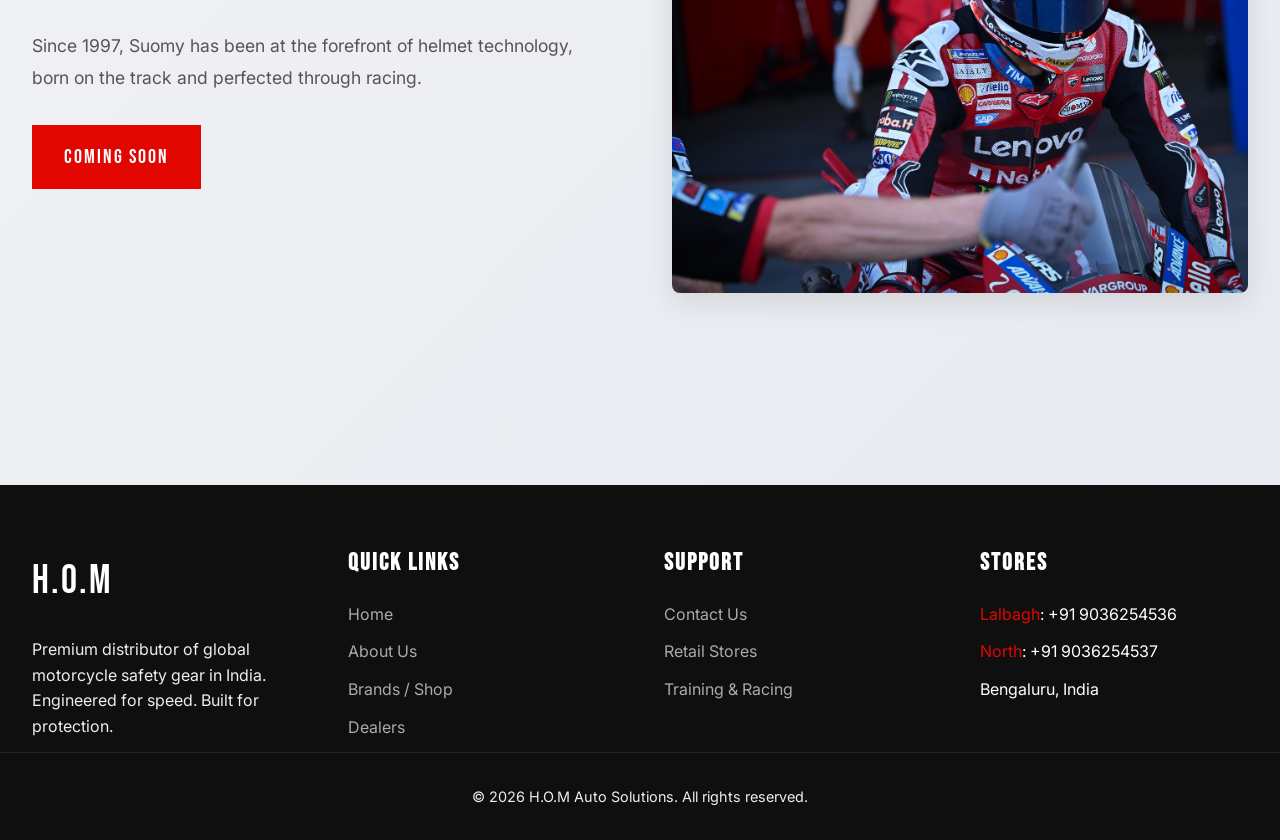
<file: brands.html>
<!DOCTYPE html>
<html lang="en">

<head>
    <meta charset="UTF-8">
    <meta name="viewport" content="width=device-width, initial-scale=1.0">
    <title>Premium Motorcycle Brands | H.O.M Auto Solutions</title>
    <link rel="stylesheet" href="styles.css">

</head>

<body style="background-color: var(--pure-white); color: var(--matte-black);">

    <!-- Header Navigation (Inverse for light pages) -->
    <div id="header-placeholder"></div>


    <div class="page-hero reveal" style="background-image: url('images/54914536595_d269ebe286_k.jpg');">
        <div class="page-hero-content">
            <h1 class="heading-xl text-white" style="margin-bottom: 1.5rem;">OUR PREMIUM BRANDS</h1>
            <p style="font-size: 1.25rem; color: #ccc; max-width: 700px; margin: 0 auto 2.5rem;">Discover
                the finest selection of motorcycle gear and accessories from world-renowned international brands and
                exceptional Indian manufacturers.</p>
            <a href="#our-brands" class="btn btn-primary" style="padding: 1rem 3rem;">Explore Brands</a>
        </div>
    </div>

    <!-- Intro Section -->
    <section id="our-brands" class="container intro-section reveal">
        <h2 class="section-title">OUR BRANDS</h2>
        <div style="width: 50px; height: 3px; background: var(--racing-red); margin: 0 auto 2rem;"></div>
        <p style="font-size: 1.1rem; color: var(--grey-text); line-height: 1.8;">At H.O.M Auto Solutions, we curate the
            finest selection of motorcycle gear, from premium international imports to exceptional homegrown Indian
            brands. Each brand in our portfolio is chosen for its commitment to quality, safety, and performance.</p>
    </section>

    <!-- Imported Brands Section (Styled like homepage) -->
    <section class="section-padding premium-white-section reveal">
        <div class="container">
            <div class="sleek-brands-grid">
                <!-- KYT -->
                <div class="sleek-brand-card">
                    <div
                        style="height: 120px; display: flex; align-items: center; justify-content: flex-start; margin-bottom: 2rem;">
                        <img src="images/kyt.png" alt="KYT" style="height: 60px;">
                    </div>
                    <h4 style="font-size: 1.5rem; margin-bottom: 0.5rem; text-transform: uppercase;">KYT</h4>
                    <p style="color: var(--grey-text); margin-bottom: 2rem;">Premium racing helmets designed for
                        performance and safety. Trusted by MotoGP riders worldwide.</p>
                    <a target="_blank" href="https://houseofmachines.in/collections/kyt"
                        class="arrow-link minimalist-link">Shop KYT <span>&rarr;</span></a>
                </div>

                <!-- Alpinestars -->
                <div class="sleek-brand-card">
                    <div
                        style="height: 120px; display: flex; align-items: center; justify-content: flex-start; margin-bottom: 2rem;">
                        <img src="images/ALPINESTARS-WHT (1).png" alt="Alpinestars"
                            style="height: 60px; filter: invert(1);">
                    </div>
                    <h4 style="font-size: 1.5rem; margin-bottom: 0.5rem; text-transform: uppercase;">Alpinestars</h4>
                    <p style="color: var(--grey-text); margin-bottom: 2rem;">High-performance riding gear for track,
                        street, and beyond tarmac. Engineered for maximum protection.</p>
                    <a target="_blank" href="https://houseofmachines.in/collections/alpinestars"
                        class="arrow-link minimalist-link">Shop Alpinestars <span>&rarr;</span></a>
                </div>

                <!-- Suomy -->
                <div class="sleek-brand-card">
                    <div
                        style="height: 120px; display: flex; align-items: center; justify-content: flex-start; margin-bottom: 2rem;">
                        <img src="images/suomylogo.png" alt="Suomy" style="height: 60px;">
                    </div>
                    <h4 style="font-size: 1.5rem; margin-bottom: 0.5rem; text-transform: uppercase;">Suomy</h4>
                    <p style="color: var(--grey-text); margin-bottom: 2rem;">Italian craftsmanship meets cutting-edge
                        helmet technology. Lightweight and aerodynamic.</p>
                    <a href="#" class="arrow-link minimalist-link">Coming Soon <span>&rarr;</span></a>
                </div>
            </div>
        </div>
    </section>

    <!-- Available Brands in HOM -->
    <section class="section-padding reveal" style="background-color: #FAFAFA;">
        <div class="container">
            <div style="text-align: center; margin-bottom: 4rem;">
                <h2 class="section-title">Available brands in HOM</h2>
                <div style="width: 50px; height: 3px; background: var(--racing-red); margin: 0 auto;"></div>
            </div>

            <div class="sleek-brands-grid">
                <!-- Rynox -->
                <div class="brand-image-card">
                    <div class="image-wrapper">
                        <img src="images/RYNOX.png" alt="Rynox">
                    </div>
                    <div class="brand-details">
                        <h3 class="heading-md" style="margin-bottom: 1rem;">Rynox</h3>
                        <p class="text-grey" style="margin-bottom: 2rem;">Premium riding gear designed for Indian
                            conditions, offering comfort, durability, and protection.</p>
                        <a href="#" class="arrow-link minimalist-link">Shop Rynox <span>&rarr;</span></a>
                    </div>
                </div>

                <!-- Viaterra -->
                <div class="brand-image-card">
                    <div class="image-wrapper">
                        <img src="images/VIATERRA-BLACK (1).jpg" alt="Viaterra">
                    </div>
                    <div class="brand-details">
                        <h3 class="heading-md" style="margin-bottom: 1rem;">Viaterra</h3>
                        <p class="text-grey" style="margin-bottom: 2rem;">Innovative motorcycle luggage and riding gear
                            designed for the adventurous Indian rider.</p>
                        <a href="#" class="arrow-link minimalist-link">Shop Viaterra <span>&rarr;</span></a>
                    </div>
                </div>

                <!-- Muc-Off -->
                <div class="brand-image-card">
                    <div class="image-wrapper">
                        <img src="images/muc-off.png" alt="Muc-Off">
                    </div>
                    <div class="brand-details">
                        <h3 class="heading-md" style="margin-bottom: 1rem;">Muc-Off</h3>
                        <p class="text-grey" style="margin-bottom: 2rem;">Premium motorcycle cleaning and maintenance
                            products to keep your bike in perfect condition.</p>
                        <a href="#" class="arrow-link minimalist-link">Shop Muc-Off <span>&rarr;</span></a>
                    </div>
                </div>

                <!-- Cardo -->
                <div class="brand-image-card">
                    <div class="image-wrapper">
                        <img src="images/cardo.png" alt="Cardo">
                    </div>
                    <div class="brand-details">
                        <h3 class="heading-md" style="margin-bottom: 1rem;">Cardo</h3>
                        <p class="text-grey" style="margin-bottom: 2rem;">Advanced communication systems for riders,
                            enabling seamless connectivity on the road.</p>
                        <a href="#" class="arrow-link minimalist-link">Shop Cardo <span>&rarr;</span></a>
                    </div>
                </div>

                <!-- Ram Mounts -->
                <div class="brand-image-card">
                    <div class="image-wrapper">
                        <img style="filter: invert();" src="images/ram-logo.webp" alt="Ram Mounts">
                    </div>
                    <div class="brand-details">
                        <h3 class="heading-md" style="margin-bottom: 1rem;">Ram Mounts</h3>
                        <p class="text-grey" style="margin-bottom: 2rem;">Custom motorcycle parts and accessories for
                            riders who want to personalize their machines.</p>
                        <a href="#" class="arrow-link minimalist-link">Shop Ram Mounts <span>&rarr;</span></a>
                    </div>
                </div>

                <div class="brand-image-card">
                    <div class="image-wrapper">
                        <img src="images/hs.avif" alt="Happy Speed">
                    </div>
                    <div class="brand-details">
                        <h3 class="heading-md" style="margin-bottom: 1rem;">Happy Speed</h3>
                        <p class="text-grey" style="margin-bottom: 2rem;">Custom motorcycle parts and accessories for
                            riders who want to personalize their machines.</p>
                        <a href="#" class="arrow-link minimalist-link">Shop Happy Speed <span>&rarr;</span></a>
                    </div>
                </div>

                <div class="brand-image-card">
                    <div class="image-wrapper">
                        <img src="images/kandN.png" alt="K And N">
                    </div>
                    <div class="brand-details">
                        <h3 class="heading-md" style="margin-bottom: 1rem;">K And N</h3>
                        <p class="text-grey" style="margin-bottom: 2rem;">Custom motorcycle parts and accessories for
                            riders who want to personalize their machines.</p>
                        <a href="#" class="arrow-link minimalist-link">Shop K And N <span>&rarr;</span></a>
                    </div>
                </div>

                <div class="brand-image-card">
                    <div class="image-wrapper">
                        <img style="filter: invert();" src="images/trip.avif" alt="Trip Machine">
                    </div>
                    <div class="brand-details">
                        <h3 class="heading-md" style="margin-bottom: 1rem;">Trip Machine</h3>
                        <p class="text-grey" style="margin-bottom: 2rem;">Custom motorcycle parts and accessories for
                            riders who want to personalize their machines.</p>
                        <a href="#" class="arrow-link minimalist-link">Shop Trip Machine <span>&rarr;</span></a>
                    </div>
                </div>
            </div>


            <p
                style="text-align: center; color: var(--grey-text); margin-top: 3rem; font-size: 0.9rem; font-style: italic;">
                Plus many more premium accessories available in-store.</p>
        </div>
    </section>

    <!-- Featured Brands Detailed Section -->
    <section class="section-padding reveal">
        <div class="container">
            <div style="text-align: center; margin-bottom: 5rem;">
                <h2 class="heading-lg" style="color: var(--matte-black);">FEATURED BRANDS</h2>
            </div>

            <!-- KYT Featured -->
            <div class="featured-brand-row">
                <div class="featured-brand-image" style="background-image: url('images/brand_kyt.jpg');"></div>
                <div class="featured-brand-content">
                    <h3 class="heading-md" style="margin-bottom: 1rem; color: var(--matte-black);">KYT Helmets</h3>
                    <p class="text-grey" style="font-size: 1.1rem; line-height: 1.8; margin-bottom: 2rem;">As official
                        distributors of KYT helmets in India, we bring you world-class racing helmets designed for
                        performance and safety. KYT helmets are trusted by MotoGP riders worldwide for their advanced
                        technology and aggressive styling.</p>
                    <a href="#" class="btn btn-primary">Explore KYT</a>
                </div>
            </div>

            <!-- Alpinestars Featured -->
            <div class="featured-brand-row">
                <!-- User can replace image later -->
                <div class="featured-brand-image" style="background-image: url('images/brand_alpinestars.jpg');"></div>
                <div class="featured-brand-content">
                    <h3 class="heading-md" style="margin-bottom: 1rem; color: var(--matte-black);">Alpinestars Gear</h3>
                    <p class="text-grey" style="font-size: 1.1rem; line-height: 1.8; margin-bottom: 2rem;">Alpinestars
                        represents the pinnacle of racing gear technology. From professional racing suits to street
                        riding apparel, each product is engineered for maximum protection and performance. We're proud
                        to be official distributors in India.</p>
                    <a href="#" class="btn btn-outline"
                        style="color: var(--matte-black); border-color: var(--matte-black);">Explore Alpinestars</a>
                </div>
            </div>

            <!-- Rynox Featured -->
            <div class="featured-brand-row">
                <!-- User can replace image later -->
                <div class="featured-brand-image" style="background-image: url('images/suomy2.jpg');"></div>
                <div class="featured-brand-content">
                    <h3 class="heading-md" style="margin-bottom: 1rem; color: var(--matte-black);">Suomy Helmets</h3>
                    <p class="text-grey" style="font-size: 1.1rem; line-height: 1.8; margin-bottom: 2rem;">Since 1997,
                        Suomy has been at the forefront of helmet technology, born on the track and perfected through
                        racing.</p>
                    <a href="#" class="btn btn-primary">Coming Soon</a>
                </div>
            </div>

        </div>
    </section>

    <!-- Footer -->
    <div id="footer-placeholder"></div>

    <script src="script.js"></script>
</body>

</html>
</file>
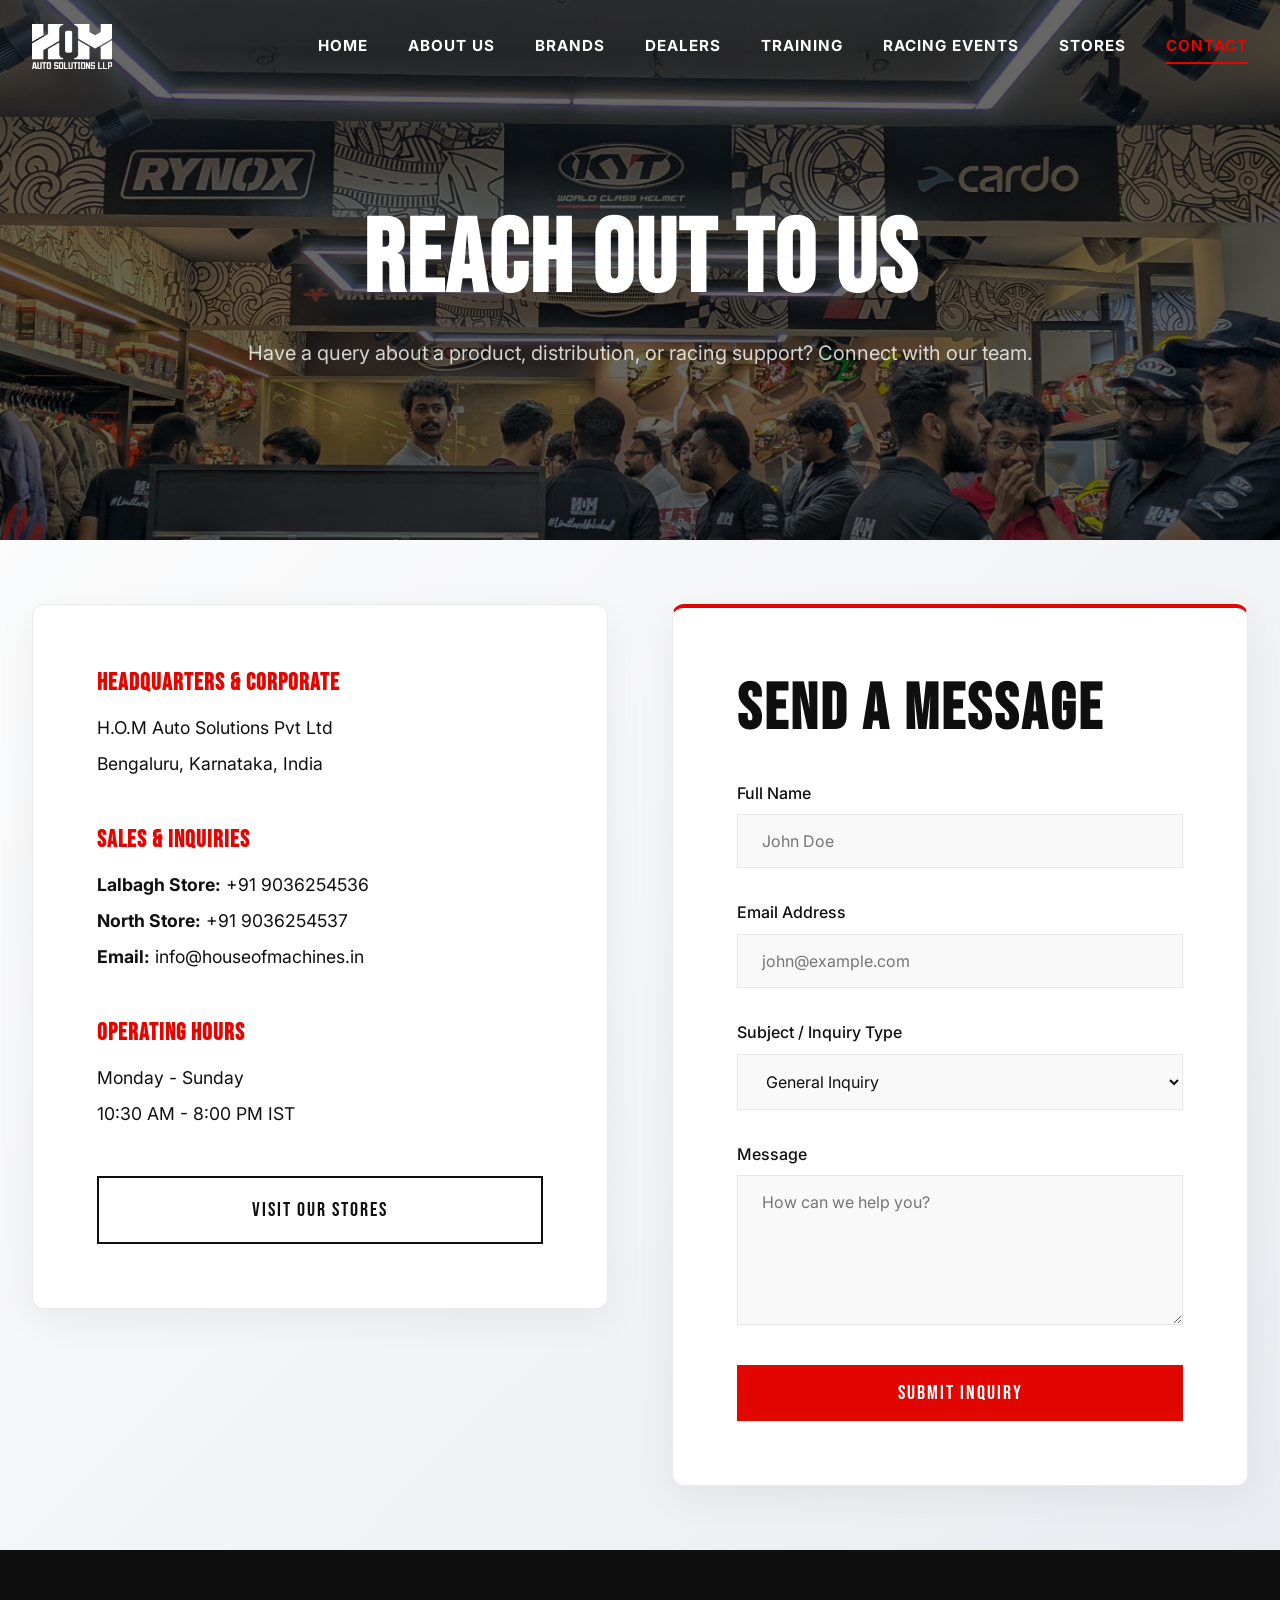
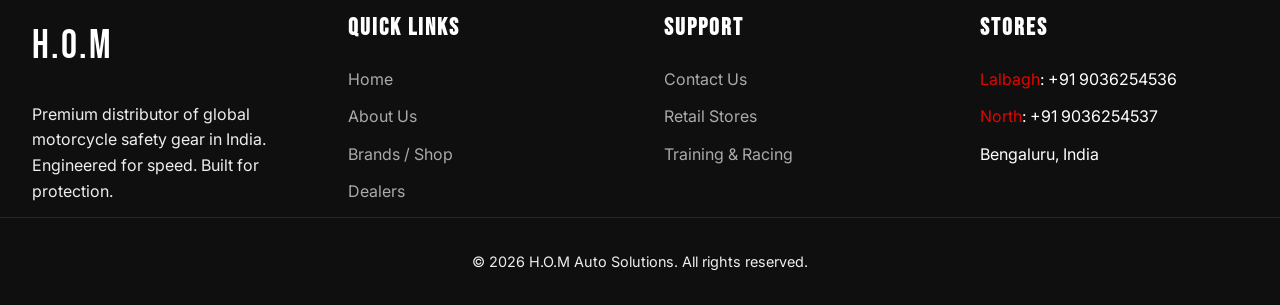
<file: contact.html>
<!DOCTYPE html>
<html lang="en">

<head>
    <meta charset="UTF-8">
    <meta name="viewport" content="width=device-width, initial-scale=1.0">
    <title>Contact Us | H.O.M Auto Solutions</title>
    <link rel="stylesheet" href="styles.css">

</head>

<body>

    <div id="header-placeholder"></div>


    <div class="page-hero reveal" style="background-image: url('images/lalbagh.jpg');">
        <div class="page-hero-content">
            <h1 class="heading-xl text-white">Reach Out To Us</h1>
            <p>Have a query about a product, distribution, or racing support? Connect with our team.</p>
        </div>
    </div>

    <section class="container reveal">
        <div class="contact-section">

            <div class="contact-info">
                <div class="info-block">
                    <h3>Headquarters & Corporate</h3>
                    <p>H.O.M Auto Solutions Pvt Ltd</p>
                    <p>Bengaluru, Karnataka, India</p>
                </div>

                <div class="info-block">
                    <h3>Sales & Inquiries</h3>
                    <p><strong>Lalbagh Store:</strong> +91 9036254536</p>
                    <p><strong>North Store:</strong> +91 9036254537</p>
                    <p><strong>Email:</strong> info@houseofmachines.in</p>
                </div>

                <div class="info-block" style="margin-bottom: 0;">
                    <h3>Operating Hours</h3>
                    <p>Monday - Sunday</p>
                    <p>10:30 AM - 8:00 PM IST</p>
                </div>

                <div style="margin-top: 3rem;">
                    <a href="stores.html" class="btn btn-outline" style="width: 100%;">Visit Our Stores</a>
                </div>
            </div>

            <div class="contact-form">
                <h2 class="section-title" style="margin-bottom: 2rem; text-align: left;">Send a Message</h2>
                <form>
                    <div class="form-group">
                        <label for="name">Full Name</label>
                        <input type="text" id="name" class="form-control" placeholder="John Doe" required>
                    </div>
                    <div class="form-group">
                        <label for="email">Email Address</label>
                        <input type="email" id="email" class="form-control" placeholder="john@example.com" required>
                    </div>
                    <div class="form-group">
                        <label for="subject">Subject / Inquiry Type</label>
                        <select id="subject" class="form-control">
                            <option value="general">General Inquiry</option>
                            <option value="dealer">Become a Dealer</option>
                            <option value="support">Product Support</option>
                            <option value="racing">Racing & Training</option>
                        </select>
                    </div>
                    <div class="form-group">
                        <label for="message">Message</label>
                        <textarea id="message" class="form-control" placeholder="How can we help you?"
                            required></textarea>
                    </div>
                    <button type="submit" class="btn btn-primary" style="width: 100%;">Submit Inquiry</button>
                </form>
            </div>

        </div>
    </section>

    <div id="footer-placeholder"></div>

    <script src="script.js"></script>
</body>

</html>
</file>
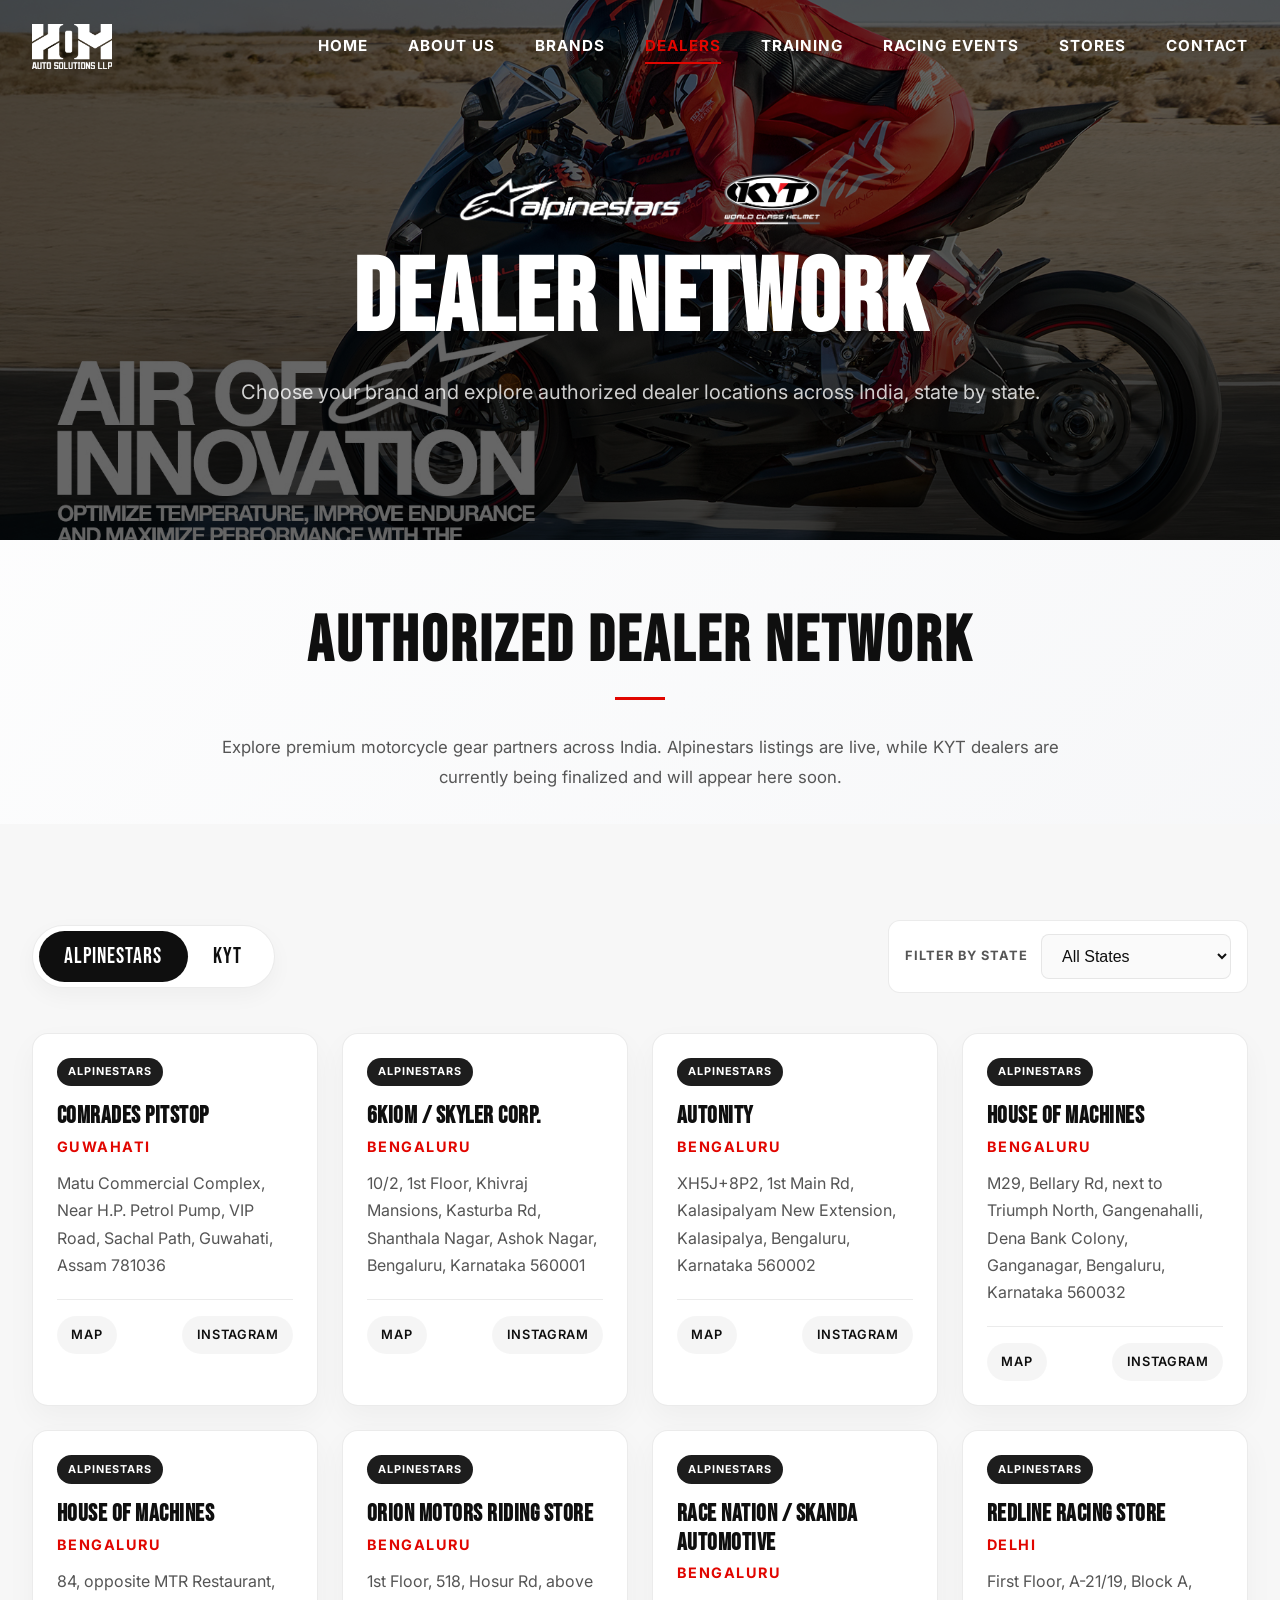
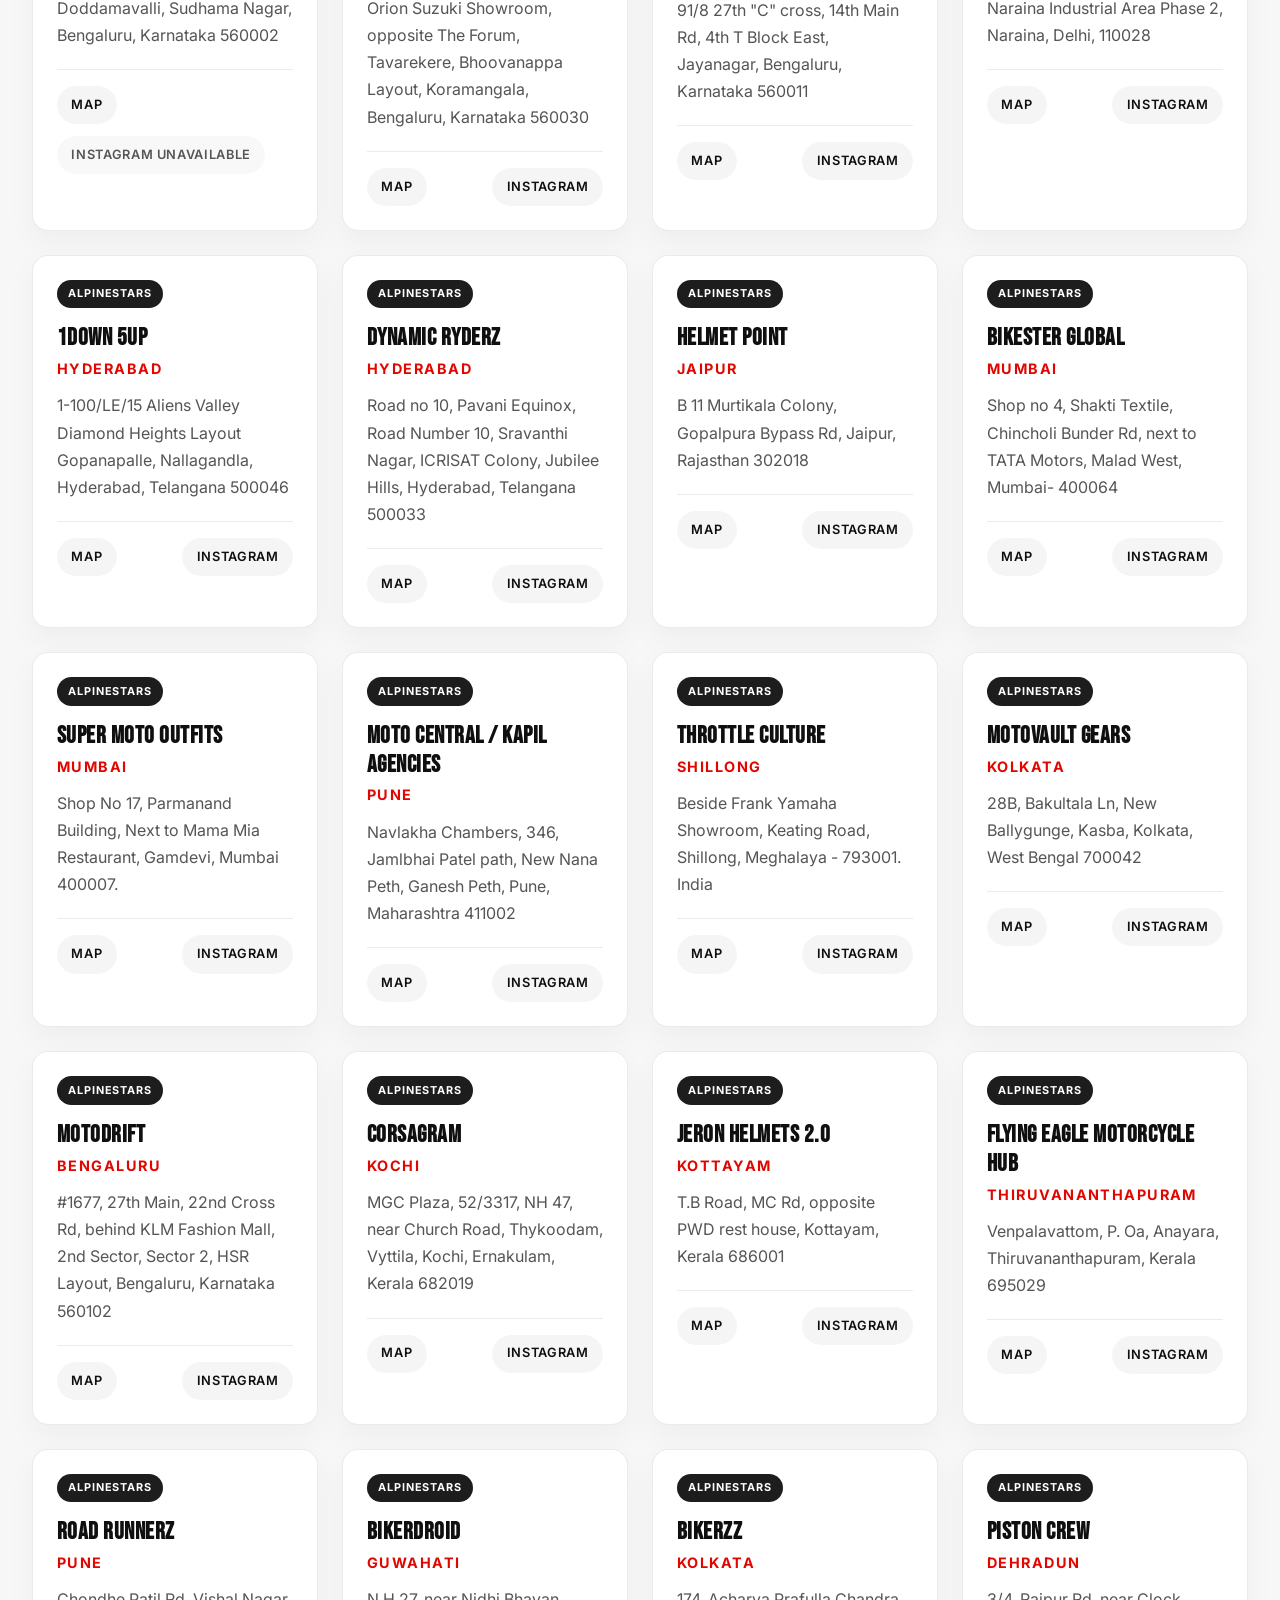
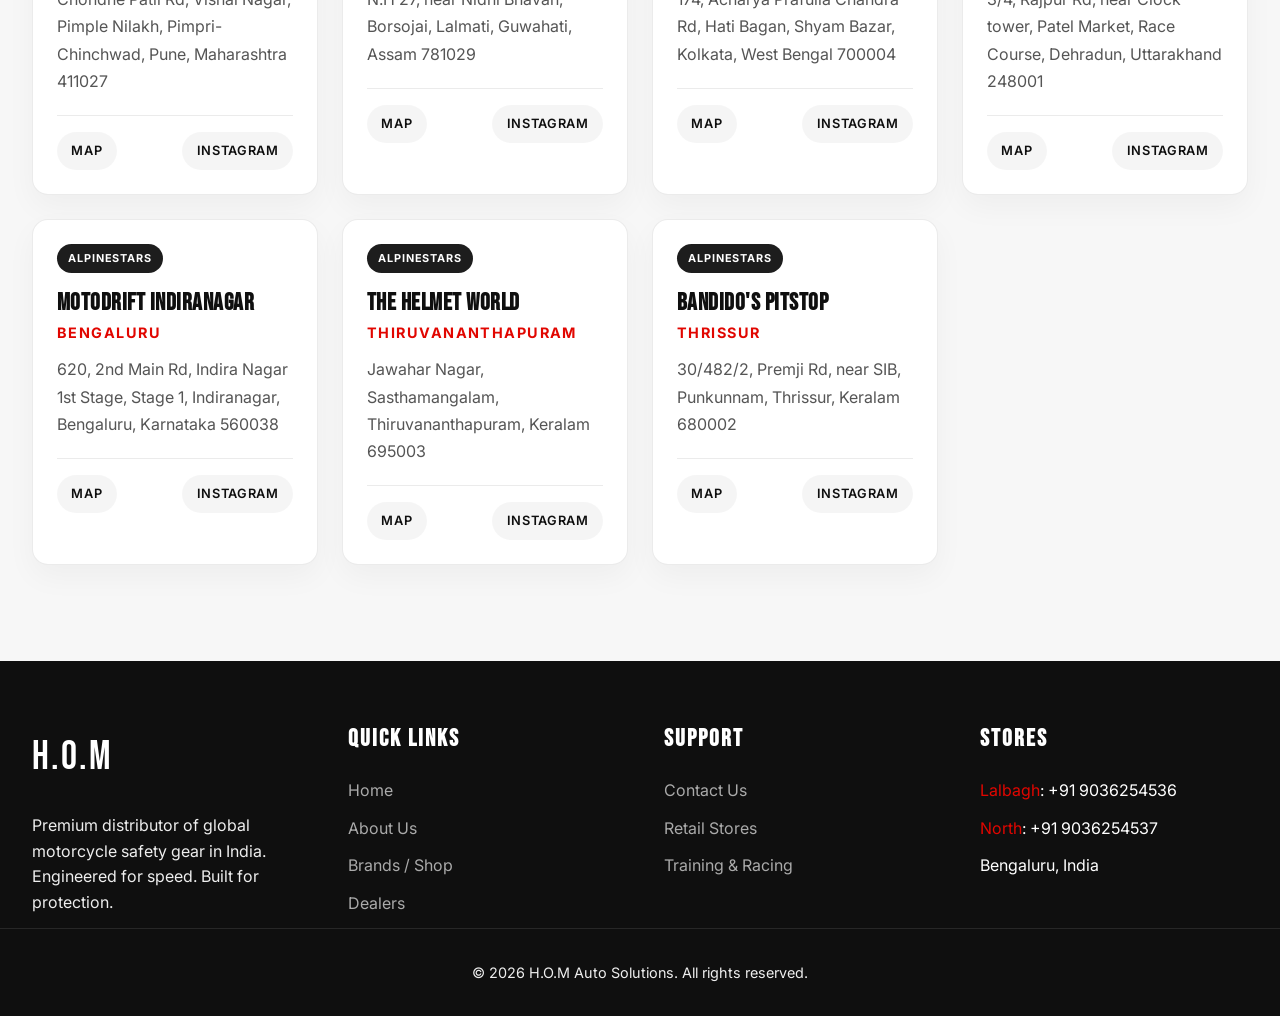
<file: dealers.html>
<!DOCTYPE html>
<html lang="en">
<head>
    <meta charset="UTF-8">
    <meta name="viewport" content="width=device-width, initial-scale=1.0">
    <title>Dealer Network | H.O.M Auto Solutions</title>
    <link rel="stylesheet" href="styles.css">
</head>

<body style="background-color: var(--pure-white); color: var(--matte-black);">

    <div id="header-placeholder"></div>

    <div class="page-hero reveal" style="background-image: url('images/brand_alpinestars.jpg');">
        <div class="page-hero-content">
            <div class="brand-logo-strip">
                <img src="images/ALPINESTARS-WHT (1).png" alt="Alpinestars" class="brand-logo brand-logo-white">
                <img src="images/kyt.png" alt="KYT" class="brand-logo brand-logo-kyt">
            </div>
            <h1 class="heading-xl text-white" style="margin-bottom: 1rem;">Dealer Network</h1>
            <p>Choose your brand and explore authorized dealer locations across India, state by state.</p>
        </div>
    </div>

    <section class="container intro-section reveal" style="padding-top: 4rem; padding-bottom: 2rem; text-align: center;">
        <h2 class="section-title">Authorized Dealer Network</h2>
        <div style="width: 50px; height: 3px; background: var(--racing-red); margin: 0 auto 2rem;"></div>
        <p style="font-size: 1.05rem; color: var(--grey-text); max-width: 900px; margin: 0 auto; line-height: 1.8;">
            Explore premium motorcycle gear partners across India. Alpinestars listings are live, while KYT dealers are currently being finalized and will appear here soon.
        </p>
    </section>

    <section class="section-padding reveal" style="background: #f7f7f7;">
        <div class="container">
            <div class="brand-filter-bar">
                <div class="brand-tab-list" role="tablist" aria-label="Dealer brand switcher">
                    <button class="brand-tab active" data-brand="alpinestars" role="tab" aria-selected="true" aria-controls="alpinestars-panel">Alpinestars</button>
                    <button class="brand-tab" data-brand="kyt" role="tab" aria-selected="false" aria-controls="kyt-panel">KYT</button>
                </div>
                <div class="state-filter-wrap">
                    <label for="stateFilter">Filter by State</label>
                    <select id="stateFilter" aria-label="Filter dealers by state">
                        <option value="all">All States</option>
                    </select>
                </div>
            </div>

            <div id="alpinestars-panel" class="brand-panel active" data-panel="alpinestars" role="tabpanel">
                <div class="dealer-list-grid">
                    <article class="dealer-card" data-state="Assam">
                        <div class="dealer-badges"><span class="brand-tag alpinestars">Alpinestars</span></div>
                        <h3>Comrades Pitstop</h3>
                        <p class="dealer-city">Guwahati</p>
                        <p class="dealer-address">Matu Commercial Complex, Near H.P. Petrol Pump, VIP Road, Sachal Path, Guwahati, Assam 781036</p>
                        <div class="dealer-actions">
                            <a href="https://maps.app.goo.gl/HMQhNECagnZAcvcm9" target="_blank" rel="noreferrer">Map</a>
                            <a href="https://www.instagram.com/comradespitstop/" target="_blank" rel="noreferrer">Instagram</a>
                        </div>
                    </article>

                    <article class="dealer-card" data-state="Karnataka">
                        <div class="dealer-badges"><span class="brand-tag alpinestars">Alpinestars</span></div>
                        <h3>6KIOM / Skyler Corp.</h3>
                        <p class="dealer-city">Bengaluru</p>
                        <p class="dealer-address">10/2, 1st Floor, Khivraj Mansions, Kasturba Rd, Shanthala Nagar, Ashok Nagar, Bengaluru, Karnataka 560001</p>
                        <div class="dealer-actions">
                            <a href="https://maps.app.goo.gl/pxJWimjmCBE1HdRu8" target="_blank" rel="noreferrer">Map</a>
                            <a href="https://www.instagram.com/6kiom/" target="_blank" rel="noreferrer">Instagram</a>
                        </div>
                    </article>

                    <article class="dealer-card" data-state="Karnataka">
                        <div class="dealer-badges"><span class="brand-tag alpinestars">Alpinestars</span></div>
                        <h3>Autonity</h3>
                        <p class="dealer-city">Bengaluru</p>
                        <p class="dealer-address">XH5J+8P2, 1st Main Rd, Kalasipalyam New Extension, Kalasipalya, Bengaluru, Karnataka 560002</p>
                        <div class="dealer-actions">
                            <a href="https://maps.app.goo.gl/e27mRmrJa9wsjTYx8" target="_blank" rel="noreferrer">Map</a>
                            <a href="https://www.instagram.com/autonity.in" target="_blank" rel="noreferrer">Instagram</a>
                        </div>
                    </article>

                    <article class="dealer-card" data-state="Karnataka">
                        <div class="dealer-badges"><span class="brand-tag alpinestars">Alpinestars</span></div>
                        <h3>House of Machines</h3>
                        <p class="dealer-city">Bengaluru</p>
                        <p class="dealer-address">M29, Bellary Rd, next to Triumph North, Gangenahalli, Dena Bank Colony, Ganganagar, Bengaluru, Karnataka 560032</p>
                        <div class="dealer-actions">
                            <a href="https://maps.app.goo.gl/iXxyX4YRg814TZKs8" target="_blank" rel="noreferrer">Map</a>
                            <a href="https://www.instagram.com/h.o.m_india/" target="_blank" rel="noreferrer">Instagram</a>
                        </div>
                    </article>

                    <article class="dealer-card" data-state="Karnataka">
                        <div class="dealer-badges"><span class="brand-tag alpinestars">Alpinestars</span></div>
                        <h3>House of Machines</h3>
                        <p class="dealer-city">Bengaluru</p>
                        <p class="dealer-address">84, opposite MTR Restaurant, Doddamavalli, Sudhama Nagar, Bengaluru, Karnataka 560002</p>
                        <div class="dealer-actions">
                            <a href="https://maps.app.goo.gl/nwAuyehzRPSwcYN49" target="_blank" rel="noreferrer">Map</a>
                            <span class="plain-link">Instagram unavailable</span>
                        </div>
                    </article>

                    <article class="dealer-card" data-state="Karnataka">
                        <div class="dealer-badges"><span class="brand-tag alpinestars">Alpinestars</span></div>
                        <h3>Orion Motors Riding Store</h3>
                        <p class="dealer-city">Bengaluru</p>
                        <p class="dealer-address">1st Floor, 518, Hosur Rd, above Orion Suzuki Showroom, opposite The Forum, Tavarekere, Bhoovanappa Layout, Koramangala, Bengaluru, Karnataka 560030</p>
                        <div class="dealer-actions">
                            <a href="https://maps.app.goo.gl/P3hfMbovjjzZYxNp9" target="_blank" rel="noreferrer">Map</a>
                            <a href="https://www.instagram.com/orionmotorsridingstore/" target="_blank" rel="noreferrer">Instagram</a>
                        </div>
                    </article>

                    <article class="dealer-card" data-state="Karnataka">
                        <div class="dealer-badges"><span class="brand-tag alpinestars">Alpinestars</span></div>
                        <h3>Race Nation / Skanda Automotive</h3>
                        <p class="dealer-city">Bengaluru</p>
                        <p class="dealer-address">91/8 27th "C" cross, 14th Main Rd, 4th T Block East, Jayanagar, Bengaluru, Karnataka 560011</p>
                        <div class="dealer-actions">
                            <a href="https://maps.app.goo.gl/sckmwe7ixwQs6edT9" target="_blank" rel="noreferrer">Map</a>
                            <a href="https://www.instagram.com/racenation_official/" target="_blank" rel="noreferrer">Instagram</a>
                        </div>
                    </article>

                    <article class="dealer-card" data-state="Delhi">
                        <div class="dealer-badges"><span class="brand-tag alpinestars">Alpinestars</span></div>
                        <h3>Redline Racing Store</h3>
                        <p class="dealer-city">Delhi</p>
                        <p class="dealer-address">First Floor, A-21/19, Block A, Naraina Industrial Area Phase 2, Naraina, Delhi, 110028</p>
                        <div class="dealer-actions">
                            <a href="https://maps.app.goo.gl/4eio4cgWrZpQ4gDz9" target="_blank" rel="noreferrer">Map</a>
                            <a href="https://www.instagram.com/redlineracingstore/" target="_blank" rel="noreferrer">Instagram</a>
                        </div>
                    </article>

                    <article class="dealer-card" data-state="Telangana">
                        <div class="dealer-badges"><span class="brand-tag alpinestars">Alpinestars</span></div>
                        <h3>1Down 5Up</h3>
                        <p class="dealer-city">Hyderabad</p>
                        <p class="dealer-address">1-100/LE/15 Aliens Valley Diamond Heights Layout Gopanapalle, Nallagandla, Hyderabad, Telangana 500046</p>
                        <div class="dealer-actions">
                            <a href="https://maps.app.goo.gl/LxuZFSC1CgP2EQVx5" target="_blank" rel="noreferrer">Map</a>
                            <a href="https://www.instagram.com/one.down5up" target="_blank" rel="noreferrer">Instagram</a>
                        </div>
                    </article>

                    <article class="dealer-card" data-state="Telangana">
                        <div class="dealer-badges"><span class="brand-tag alpinestars">Alpinestars</span></div>
                        <h3>Dynamic Ryderz</h3>
                        <p class="dealer-city">Hyderabad</p>
                        <p class="dealer-address">Road no 10, Pavani Equinox, Road Number 10, Sravanthi Nagar, ICRISAT Colony, Jubilee Hills, Hyderabad, Telangana 500033</p>
                        <div class="dealer-actions">
                            <a href="https://maps.app.goo.gl/BRyBZwCn4WKXMcUd8" target="_blank" rel="noreferrer">Map</a>
                            <a href="https://www.instagram.com/dynamicryderz/" target="_blank" rel="noreferrer">Instagram</a>
                        </div>
                    </article>

                    <article class="dealer-card" data-state="Rajasthan">
                        <div class="dealer-badges"><span class="brand-tag alpinestars">Alpinestars</span></div>
                        <h3>Helmet Point</h3>
                        <p class="dealer-city">Jaipur</p>
                        <p class="dealer-address">B 11 Murtikala Colony, Gopalpura Bypass Rd, Jaipur, Rajasthan 302018</p>
                        <div class="dealer-actions">
                            <a href="https://maps.app.goo.gl/BdFsHf3oEUR6RvDW8" target="_blank" rel="noreferrer">Map</a>
                            <a href="https://www.instagram.com/bikersdestinationhelmetpoint/?hl=en" target="_blank" rel="noreferrer">Instagram</a>
                        </div>
                    </article>

                    <article class="dealer-card" data-state="Maharashtra">
                        <div class="dealer-badges"><span class="brand-tag alpinestars">Alpinestars</span></div>
                        <h3>Bikester Global</h3>
                        <p class="dealer-city">Mumbai</p>
                        <p class="dealer-address">Shop no 4, Shakti Textile, Chincholi Bunder Rd, next to TATA Motors, Malad West, Mumbai- 400064</p>
                        <div class="dealer-actions">
                            <a href="https://maps.app.goo.gl/8R7ZkvzG1zaAZmkHA" target="_blank" rel="noreferrer">Map</a>
                            <a href="https://www.instagram.com/bikesterglobal/" target="_blank" rel="noreferrer">Instagram</a>
                        </div>
                    </article>

                    <article class="dealer-card" data-state="Maharashtra">
                        <div class="dealer-badges"><span class="brand-tag alpinestars">Alpinestars</span></div>
                        <h3>Super Moto Outfits</h3>
                        <p class="dealer-city">Mumbai</p>
                        <p class="dealer-address">Shop No 17, Parmanand Building, Next to Mama Mia Restaurant, Gamdevi, Mumbai 400007.</p>
                        <div class="dealer-actions">
                            <a href="https://maps.app.goo.gl/AgvKDTfZCMnb6yxa7" target="_blank" rel="noreferrer">Map</a>
                            <a href="https://www.instagram.com/super_moto_outfits/" target="_blank" rel="noreferrer">Instagram</a>
                        </div>
                    </article>

                    <article class="dealer-card" data-state="Maharashtra">
                        <div class="dealer-badges"><span class="brand-tag alpinestars">Alpinestars</span></div>
                        <h3>Moto Central / Kapil Agencies</h3>
                        <p class="dealer-city">Pune</p>
                        <p class="dealer-address">Navlakha Chambers, 346, Jamlbhai Patel path, New Nana Peth, Ganesh Peth, Pune, Maharashtra 411002</p>
                        <div class="dealer-actions">
                            <a href="https://maps.app.goo.gl/mU7Q5i5yWCWSMjS78" target="_blank" rel="noreferrer">Map</a>
                            <a href="https://www.instagram.com/motocentralindia/" target="_blank" rel="noreferrer">Instagram</a>
                        </div>
                    </article>

                    <article class="dealer-card" data-state="Meghalaya">
                        <div class="dealer-badges"><span class="brand-tag alpinestars">Alpinestars</span></div>
                        <h3>Throttle Culture</h3>
                        <p class="dealer-city">Shillong</p>
                        <p class="dealer-address">Beside Frank Yamaha Showroom, Keating Road, Shillong, Meghalaya - 793001. India</p>
                        <div class="dealer-actions">
                            <a href="https://maps.app.goo.gl/CS3k4LCAcqi8W8LY7" target="_blank" rel="noreferrer">Map</a>
                            <a href="https://www.instagram.com/throttle_culture1926/" target="_blank" rel="noreferrer">Instagram</a>
                        </div>
                    </article>

                    <article class="dealer-card" data-state="West Bengal">
                        <div class="dealer-badges"><span class="brand-tag alpinestars">Alpinestars</span></div>
                        <h3>Motovault Gears</h3>
                        <p class="dealer-city">Kolkata</p>
                        <p class="dealer-address">28B, Bakultala Ln, New Ballygunge, Kasba, Kolkata, West Bengal 700042</p>
                        <div class="dealer-actions">
                            <a href="https://maps.app.goo.gl/zktZ47zDa2pLdUuN9" target="_blank" rel="noreferrer">Map</a>
                            <a href="https://www.instagram.com/motovaultgears/" target="_blank" rel="noreferrer">Instagram</a>
                        </div>
                    </article>

                    <article class="dealer-card" data-state="Karnataka">
                        <div class="dealer-badges"><span class="brand-tag alpinestars">Alpinestars</span></div>
                        <h3>Motodrift</h3>
                        <p class="dealer-city">Bengaluru</p>
                        <p class="dealer-address">#1677, 27th Main, 22nd Cross Rd, behind KLM Fashion Mall, 2nd Sector, Sector 2, HSR Layout, Bengaluru, Karnataka 560102</p>
                        <div class="dealer-actions">
                            <a href="https://maps.app.goo.gl/j3xN2wa5jBSqBVi38" target="_blank" rel="noreferrer">Map</a>
                            <a href="https://www.instagram.com/motodrift.co/" target="_blank" rel="noreferrer">Instagram</a>
                        </div>
                    </article>

                    <article class="dealer-card" data-state="Kerala">
                        <div class="dealer-badges"><span class="brand-tag alpinestars">Alpinestars</span></div>
                        <h3>Corsagram</h3>
                        <p class="dealer-city">Kochi</p>
                        <p class="dealer-address">MGC Plaza, 52/3317, NH 47, near Church Road, Thykoodam, Vyttila, Kochi, Ernakulam, Kerala 682019</p>
                        <div class="dealer-actions">
                            <a href="https://maps.app.goo.gl/AuntxgPhc8Sniov46" target="_blank" rel="noreferrer">Map</a>
                            <a href="https://www.instagram.com/corsagram/" target="_blank" rel="noreferrer">Instagram</a>
                        </div>
                    </article>

                    <article class="dealer-card" data-state="Kerala">
                        <div class="dealer-badges"><span class="brand-tag alpinestars">Alpinestars</span></div>
                        <h3>Jeron Helmets 2.0</h3>
                        <p class="dealer-city">Kottayam</p>
                        <p class="dealer-address">T.B Road, MC Rd, opposite PWD rest house, Kottayam, Kerala 686001</p>
                        <div class="dealer-actions">
                            <a href="https://maps.app.goo.gl/CuRQhCc1kobpL15o6" target="_blank" rel="noreferrer">Map</a>
                            <a href="https://www.instagram.com/jeron.helmets/" target="_blank" rel="noreferrer">Instagram</a>
                        </div>
                    </article>

                    <article class="dealer-card" data-state="Kerala">
                        <div class="dealer-badges"><span class="brand-tag alpinestars">Alpinestars</span></div>
                        <h3>Flying Eagle Motorcycle Hub</h3>
                        <p class="dealer-city">Thiruvananthapuram</p>
                        <p class="dealer-address">Venpalavattom, P. Oa, Anayara, Thiruvananthapuram, Kerala 695029</p>
                        <div class="dealer-actions">
                            <a href="https://maps.app.goo.gl/4hqWwJEnmBTr3Drt8" target="_blank" rel="noreferrer">Map</a>
                            <a href="https://www.instagram.com/flyingeagle.motohub/" target="_blank" rel="noreferrer">Instagram</a>
                        </div>
                    </article>

                    <article class="dealer-card" data-state="Maharashtra">
                        <div class="dealer-badges"><span class="brand-tag alpinestars">Alpinestars</span></div>
                        <h3>Road Runnerz</h3>
                        <p class="dealer-city">Pune</p>
                        <p class="dealer-address">Chondhe Patil Rd, Vishal Nagar, Pimple Nilakh, Pimpri-Chinchwad, Pune, Maharashtra 411027</p>
                        <div class="dealer-actions">
                            <a href="https://maps.app.goo.gl/iPQQAxkJLWEyHo9H7" target="_blank" rel="noreferrer">Map</a>
                            <a href="https://www.instagram.com/roadrunnerzindia/" target="_blank" rel="noreferrer">Instagram</a>
                        </div>
                    </article>

                    <article class="dealer-card" data-state="Assam">
                        <div class="dealer-badges"><span class="brand-tag alpinestars">Alpinestars</span></div>
                        <h3>Bikerdroid</h3>
                        <p class="dealer-city">Guwahati</p>
                        <p class="dealer-address">N.H 27, near Nidhi Bhavan, Borsojai, Lalmati, Guwahati, Assam 781029</p>
                        <div class="dealer-actions">
                            <a href="https://maps.app.goo.gl/xS6vTNDnxRouu9D56" target="_blank" rel="noreferrer">Map</a>
                            <a href="https://www.instagram.com/biker_droid/?hl=en" target="_blank" rel="noreferrer">Instagram</a>
                        </div>
                    </article>

                    <article class="dealer-card" data-state="West Bengal">
                        <div class="dealer-badges"><span class="brand-tag alpinestars">Alpinestars</span></div>
                        <h3>Bikerzz</h3>
                        <p class="dealer-city">Kolkata</p>
                        <p class="dealer-address">174, Acharya Prafulla Chandra Rd, Hati Bagan, Shyam Bazar, Kolkata, West Bengal 700004</p>
                        <div class="dealer-actions">
                            <a href="https://maps.app.goo.gl/eAShys1zD5xjt8ot9" target="_blank" rel="noreferrer">Map</a>
                            <a href="https://www.instagram.com/bikerzz.official/" target="_blank" rel="noreferrer">Instagram</a>
                        </div>
                    </article>

                    <article class="dealer-card" data-state="Uttarakhand">
                        <div class="dealer-badges"><span class="brand-tag alpinestars">Alpinestars</span></div>
                        <h3>Piston Crew</h3>
                        <p class="dealer-city">Dehradun</p>
                        <p class="dealer-address">3/4, Rajpur Rd, near Clock tower, Patel Market, Race Course, Dehradun, Uttarakhand 248001</p>
                        <div class="dealer-actions">
                            <a href="https://maps.app.goo.gl/XEF41hiE3kXkcMyP9" target="_blank" rel="noreferrer">Map</a>
                            <a href="https://www.instagram.com/crewpiston/" target="_blank" rel="noreferrer">Instagram</a>
                        </div>
                    </article>

                    <article class="dealer-card" data-state="Karnataka">
                        <div class="dealer-badges"><span class="brand-tag alpinestars">Alpinestars</span></div>
                        <h3>Motodrift Indiranagar</h3>
                        <p class="dealer-city">Bengaluru</p>
                        <p class="dealer-address">620, 2nd Main Rd, Indira Nagar 1st Stage, Stage 1, Indiranagar, Bengaluru, Karnataka 560038</p>
                        <div class="dealer-actions">
                            <a href="https://maps.app.goo.gl/5Tzt5qzhFVQMzrMD9" target="_blank" rel="noreferrer">Map</a>
                            <a href="https://www.instagram.com/motodrift.co/" target="_blank" rel="noreferrer">Instagram</a>
                        </div>
                    </article>

                    <article class="dealer-card" data-state="Kerala">
                        <div class="dealer-badges"><span class="brand-tag alpinestars">Alpinestars</span></div>
                        <h3>The Helmet World</h3>
                        <p class="dealer-city">Thiruvananthapuram</p>
                        <p class="dealer-address">Jawahar Nagar, Sasthamangalam, Thiruvananthapuram, Keralam 695003</p>
                        <div class="dealer-actions">
                            <a href="https://maps.app.goo.gl/uJXV7V8PLrjBHoMU8" target="_blank" rel="noreferrer">Map</a>
                            <a href="https://www.instagram.com/thehelmet_world/" target="_blank" rel="noreferrer">Instagram</a>
                        </div>
                    </article>

                    <article class="dealer-card" data-state="Kerala">
                        <div class="dealer-badges"><span class="brand-tag alpinestars">Alpinestars</span></div>
                        <h3>Bandido's Pitstop</h3>
                        <p class="dealer-city">Thrissur</p>
                        <p class="dealer-address">30/482/2, Premji Rd, near SIB, Punkunnam, Thrissur, Keralam 680002</p>
                        <div class="dealer-actions">
                            <a href="https://maps.app.goo.gl/EnM1ymBFnBgdNygy9" target="_blank" rel="noreferrer">Map</a>
                            <a href="https://www.instagram.com/bandidos_pitstop/?hl=en" target="_blank" rel="noreferrer">Instagram</a>
                        </div>
                    </article>
                </div>
            </div>

            <div id="kyt-panel" class="brand-panel" data-panel="kyt" role="tabpanel" hidden>
                <div class="dealer-list-grid" id="kyt-dealer-grid"></div>
            </div>
        </div>
    </section>

    <div id="footer-placeholder"></div>

    <script src="script.js"></script>
</body>
</html>
</file>
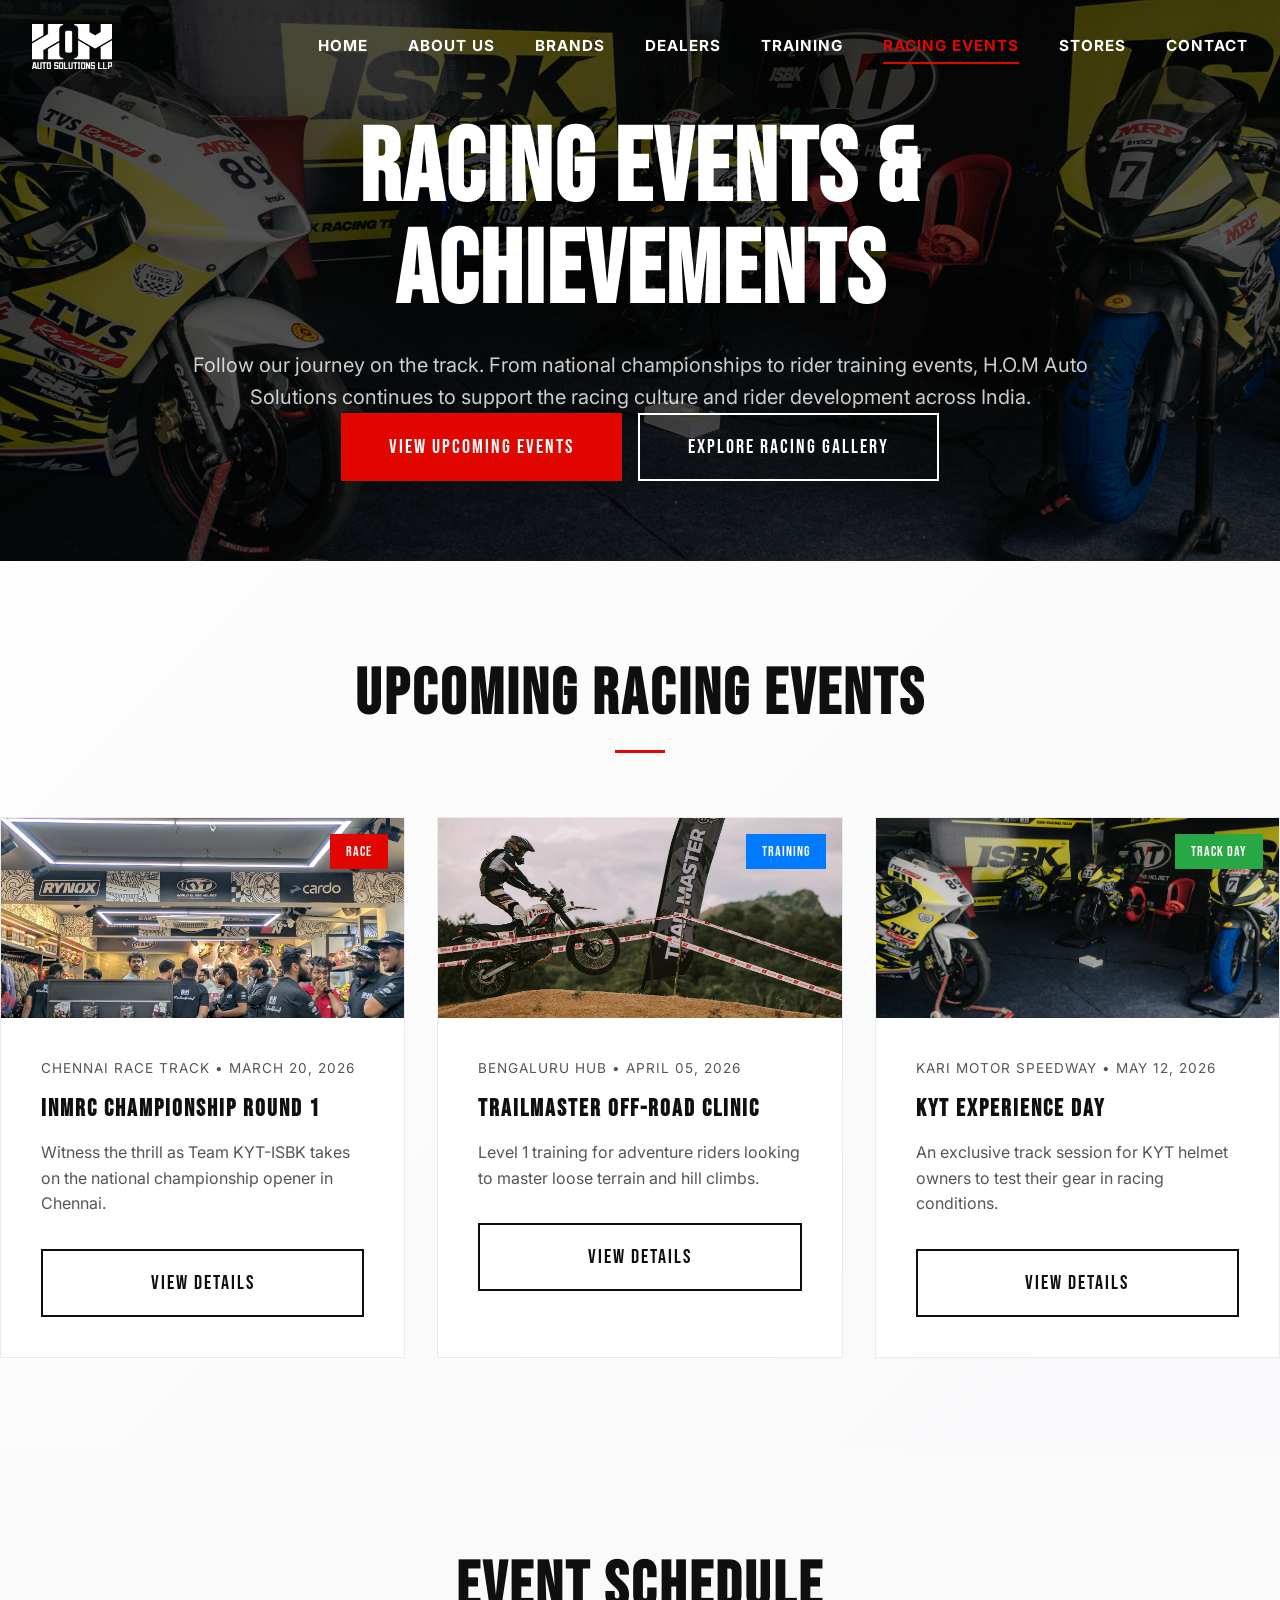
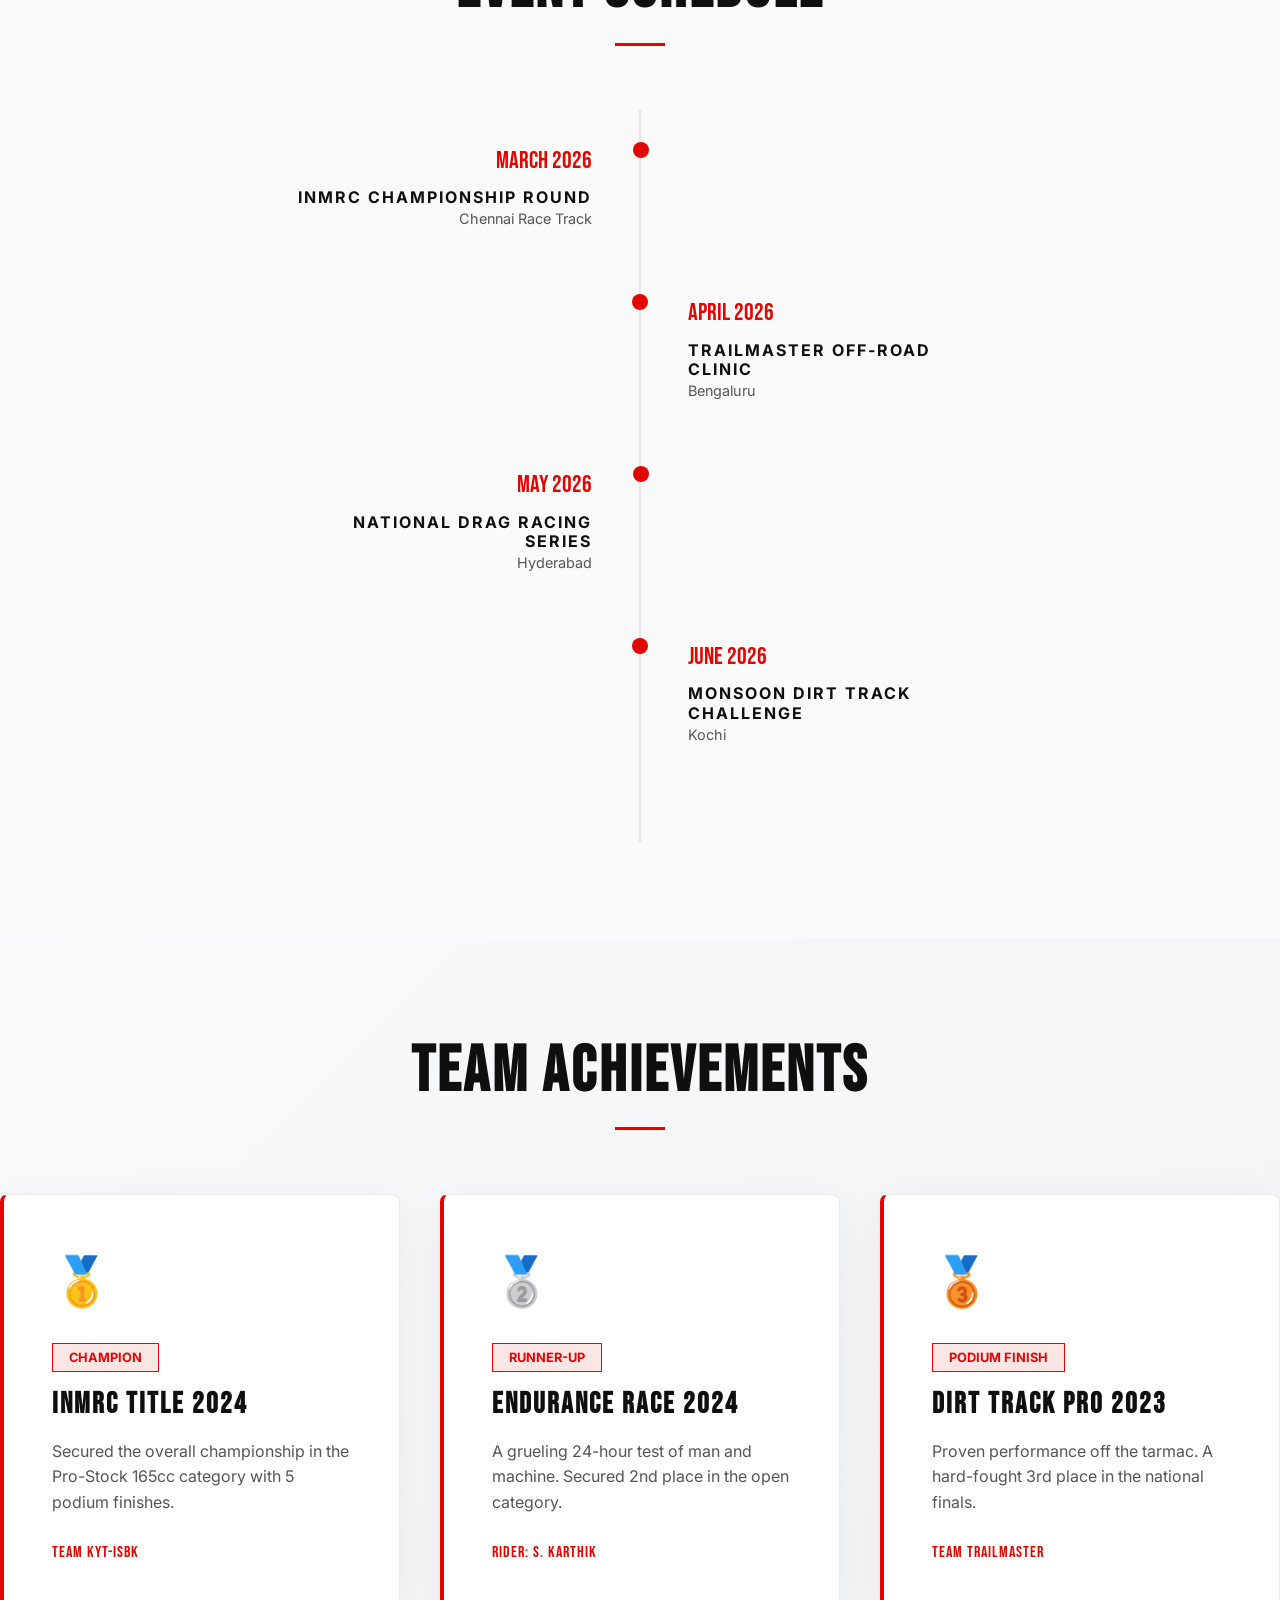
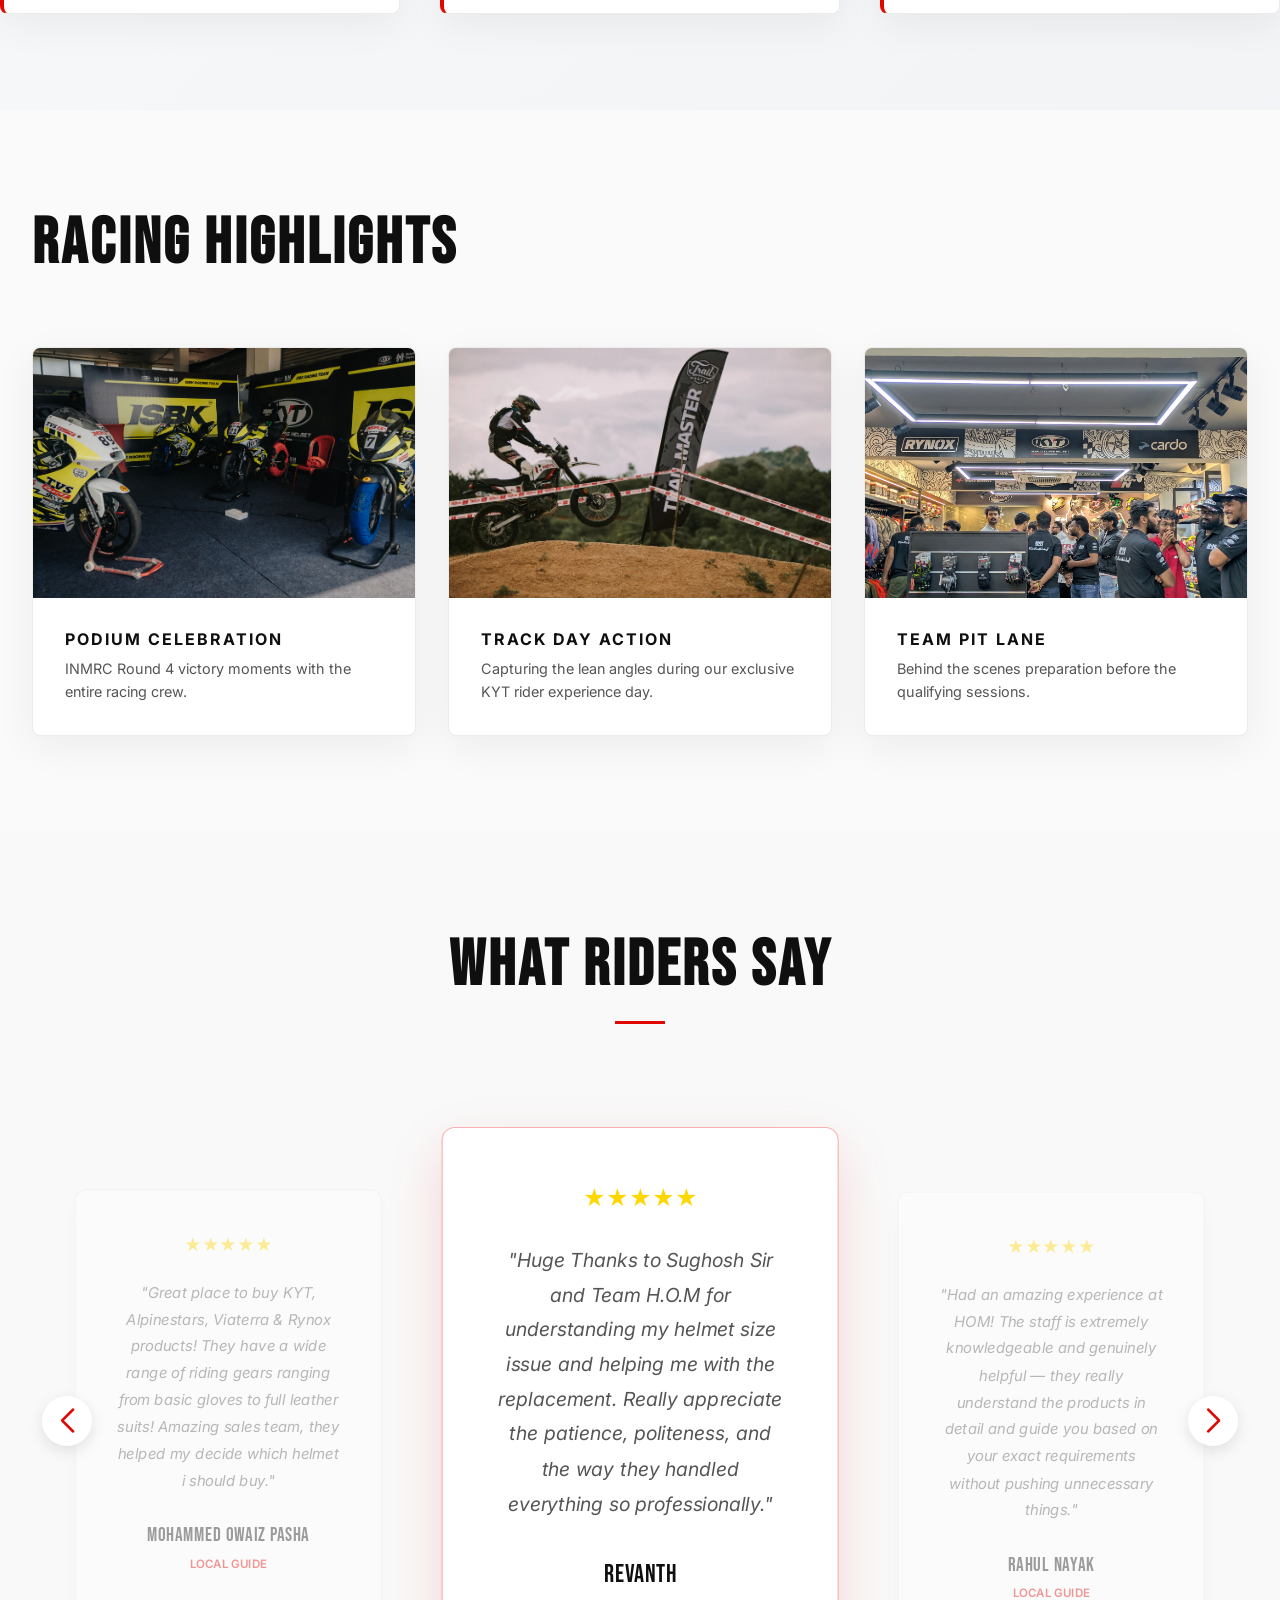
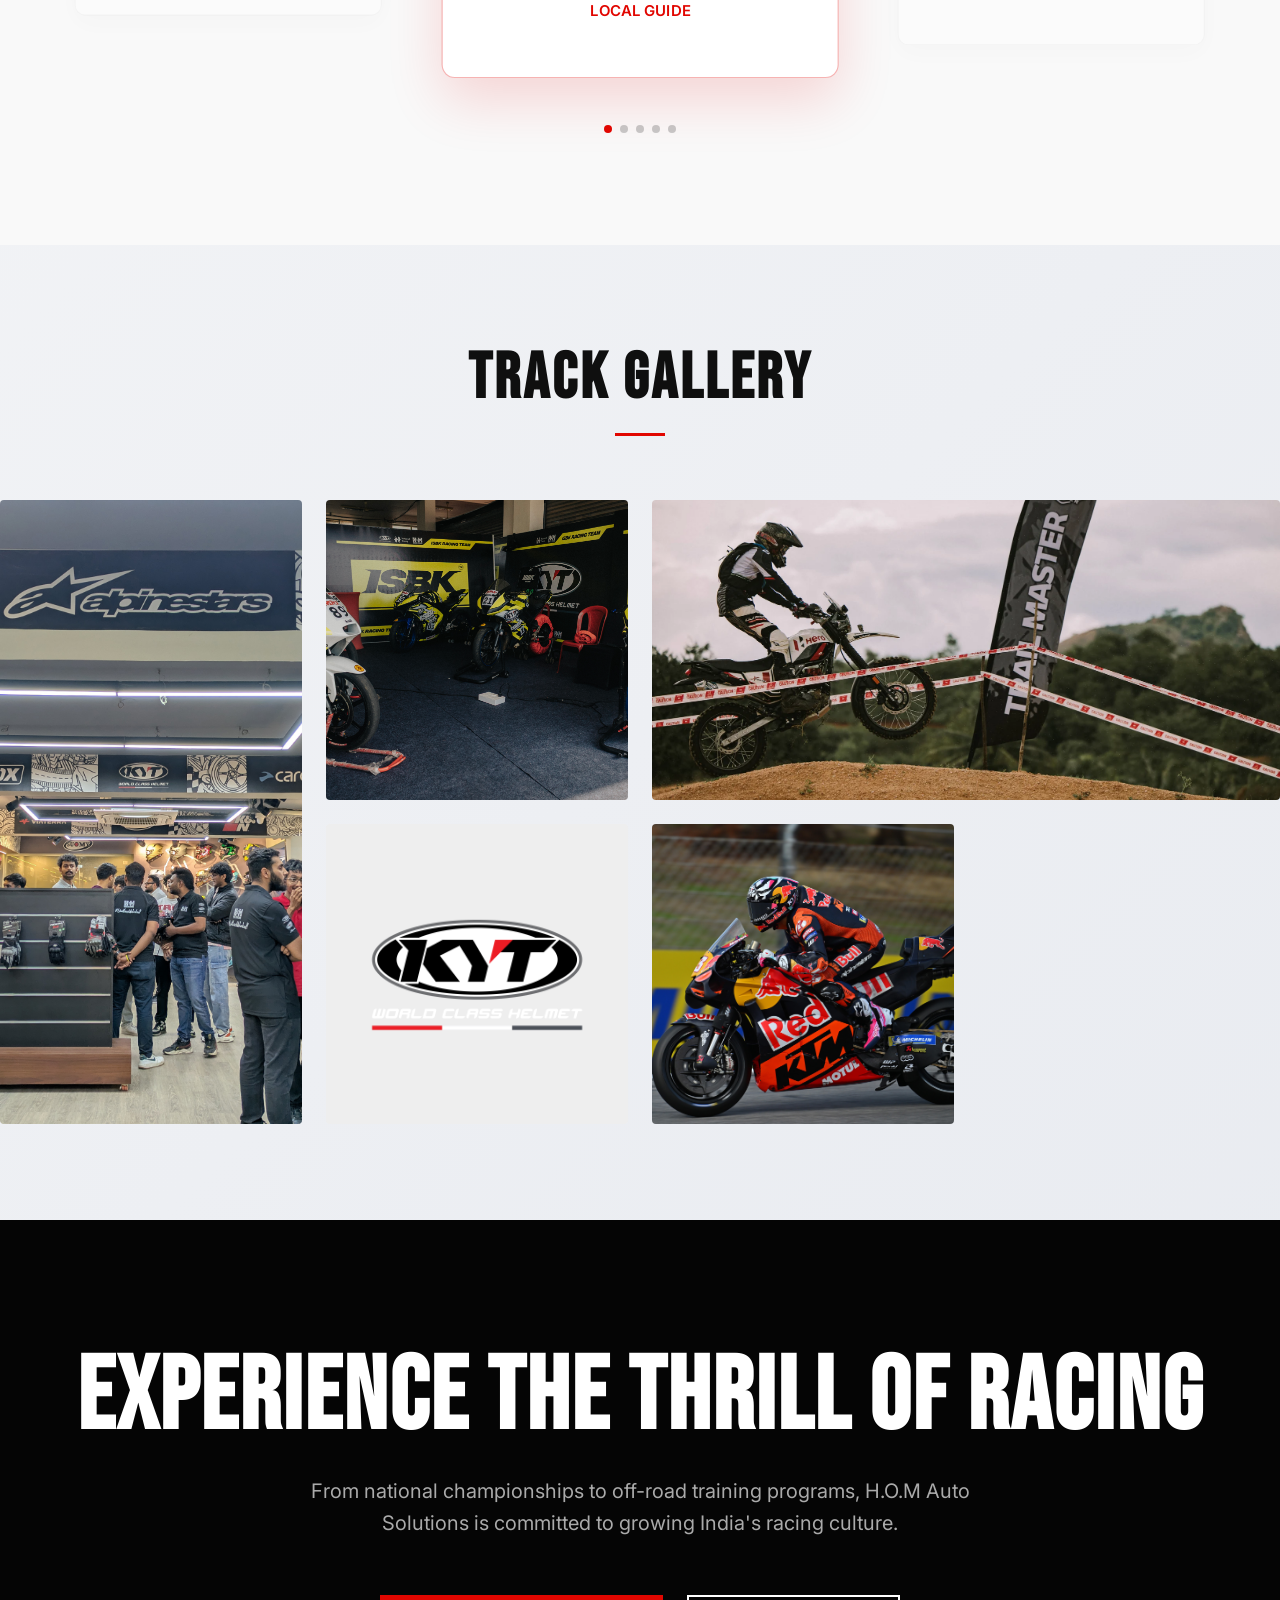
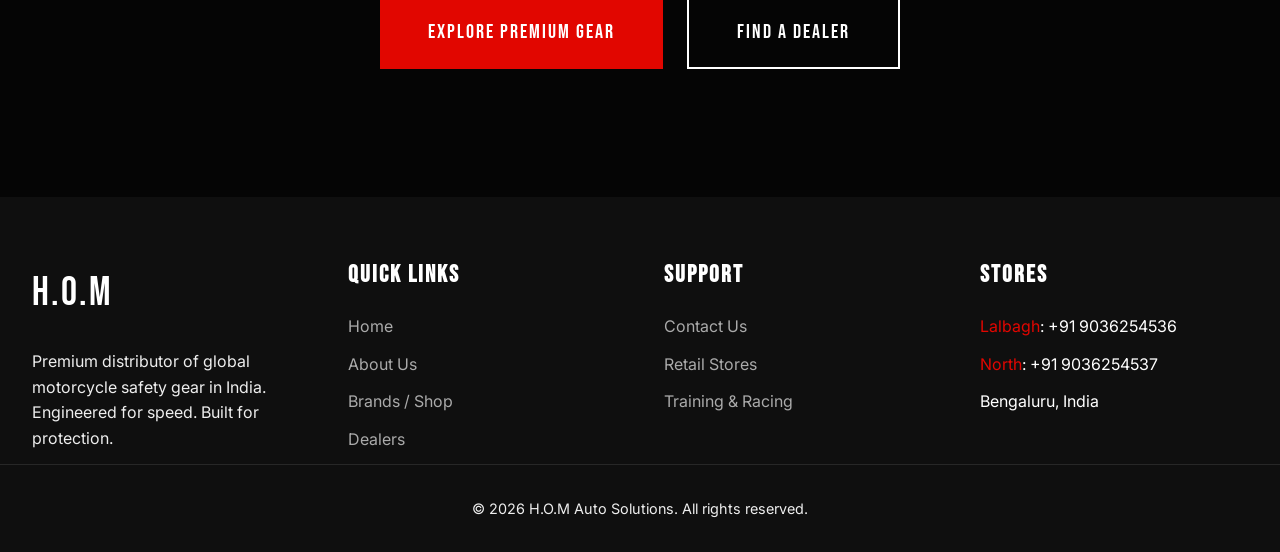
<file: racing-events.html>
<!DOCTYPE html>
<html lang="en">

<head>
    <meta charset="UTF-8">
    <meta name="viewport" content="width=device-width, initial-scale=1.0">
    <title>Racing Events & Achievements | H.O.M Auto Solutions</title>
    <link rel="stylesheet" href="styles.css">
    <!-- Swiper CSS -->
    <link rel="stylesheet" href="https://cdn.jsdelivr.net/npm/swiper@11/swiper-bundle.min.css" />
</head>

<body style="background-color: var(--pure-white); color: var(--matte-black);">

    <div id="header-placeholder"></div>

    <!-- HERO SECTION -->
    <div class="page-hero reveal" style="background-image: url('images/Isbkpit.jpg');">
        <div class="page-hero-content">
            <h1 class="heading-xl text-white">Racing Events & Achievements</h1>
            <p>Follow our journey on the track. From national championships to rider training events, H.O.M Auto Solutions continues to support the racing culture and rider development across India.</p>
            <div style="display: flex; gap: 1rem; justify-content: center; flex-wrap: wrap;">
                <a href="#upcoming-events" class="btn btn-primary" style="padding: 1rem 3rem;">View Upcoming Events</a>
                <a href="#gallery" class="btn btn-outline" style="padding: 1rem 3rem; color: #fff; border-color: #fff;">Explore Racing Gallery</a>
            </div>
        </div>
    </div>

    <!-- SECTION 1 – UPCOMING EVENTS -->
    <section id="upcoming-events" class="section-padding container reveal">
        <div style="text-align: center; margin-bottom: 4rem;">
            <h2 class="section-title">Upcoming Racing Events</h2>
            <div style="width: 50px; height: 3px; background: var(--racing-red); margin: 0 auto;"></div>
        </div>

        <div class="event-grid">
            <!-- Event 1: Race -->
            <div class="event-card">
                <span class="event-badge">RACE</span>
                <div style="height: 200px; background: url('images/lalbagh.jpg') center/cover;"></div>
                <div class="event-info">
                    <div class="event-meta">Chennai Race Track • March 20, 2026</div>
                    <h3 class="heading-md" style="font-size: 1.5rem; margin-bottom: 1rem;">INMRC Championship Round 1</h3>
                    <p style="color: var(--grey-text); margin-bottom: 2rem;">Witness the thrill as Team KYT-ISBK takes on the national championship opener in Chennai.</p>
                    <a href="contact.html" class="btn btn-outline" style="width: 100%;">View Details</a>
                </div>
            </div>

            <!-- Event 2: Training -->
            <div class="event-card">
                <span class="event-badge" style="background: #007bff;">TRAINING</span>
                <div style="height: 200px; background: url('images/tm.webp') center/cover;"></div>
                <div class="event-info">
                    <div class="event-meta">Bengaluru Hub • April 05, 2026</div>
                    <h3 class="heading-md" style="font-size: 1.5rem; margin-bottom: 1rem;">Trailmaster Off-Road Clinic</h3>
                    <p style="color: var(--grey-text); margin-bottom: 2rem;">Level 1 training for adventure riders looking to master loose terrain and hill climbs.</p>
                    <a href="contact.html" class="btn btn-outline" style="width: 100%;">View Details</a>
                </div>
            </div>

            <!-- Event 3: Track Day -->
            <div class="event-card">
                <span class="event-badge" style="background: #28a745;">TRACK DAY</span>
                <div style="height: 200px; background: url('images/Isbkpit.jpg') center/cover;"></div>
                <div class="event-info">
                    <div class="event-meta">Kari Motor Speedway • May 12, 2026</div>
                    <h3 class="heading-md" style="font-size: 1.5rem; margin-bottom: 1rem;">KYT Experience Day</h3>
                    <p style="color: var(--grey-text); margin-bottom: 2rem;">An exclusive track session for KYT helmet owners to test their gear in racing conditions.</p>
                    <a href="contact.html" class="btn btn-outline" style="width: 100%;">View Details</a>
                </div>
            </div>
        </div>
    </section>

    <!-- SECTION 2 – EVENT SCHEDULE TIMELINE -->
    <section class="section-padding reveal" style="background-color: #FAFAFA;">
        <div class="container">
            <div style="text-align: center; margin-bottom: 4rem;">
                <h2 class="section-title">Event Schedule</h2>
                <div style="width: 50px; height: 3px; background: var(--racing-red); margin: 0 auto;"></div>
            </div>

            <div class="timeline">
                <div class="timeline-item">
                    <div class="timeline-dot"></div>
                    <div class="timeline-date">March 2026</div>
                    <h4 style="font-family: 'Inter', sans-serif; font-weight: 700;">INMRC Championship Round</h4>
                    <p style="font-size: 0.9rem; color: var(--grey-text);">Chennai Race Track</p>
                </div>
                <div class="timeline-item">
                    <div class="timeline-dot"></div>
                    <div class="timeline-date">April 2026</div>
                    <h4 style="font-family: 'Inter', sans-serif; font-weight: 700;">Trailmaster Off-Road Clinic</h4>
                    <p style="font-size: 0.9rem; color: var(--grey-text);">Bengaluru</p>
                </div>
                <div class="timeline-item">
                    <div class="timeline-dot"></div>
                    <div class="timeline-date">May 2026</div>
                    <h4 style="font-family: 'Inter', sans-serif; font-weight: 700;">National Drag Racing Series</h4>
                    <p style="font-size: 0.9rem; color: var(--grey-text);">Hyderabad</p>
                </div>
                <div class="timeline-item">
                    <div class="timeline-dot"></div>
                    <div class="timeline-date">June 2026</div>
                    <h4 style="font-family: 'Inter', sans-serif; font-weight: 700;">Monsoon Dirt Track Challenge</h4>
                    <p style="font-size: 0.9rem; color: var(--grey-text);">Kochi</p>
                </div>
            </div>
        </div>
    </section>

    <!-- SECTION 3 – RACING ACHIEVEMENTS -->
    <section class="section-padding container reveal">
        <div style="text-align: center; margin-bottom: 4rem;">
            <h2 class="section-title">Team Achievements</h2>
            <div style="width: 50px; height: 3px; background: var(--racing-red); margin: 0 auto;"></div>
        </div>

        <div class="achievement-grid">
            <div class="achievement-card">
                <div class="achievement-icon">🥇</div>
                <div class="achievement-badge">Champion</div>
                <h3 class="heading-md" style="font-size: 1.8rem; margin-bottom: 1rem;">INMRC Title 2024</h3>
                <p style="color: var(--grey-text); margin-bottom: 1.5rem;">Secured the overall championship in the Pro-Stock 165cc category with 5 podium finishes.</p>
                <div style="font-family: 'Bebas Neue', cursive; color: var(--racing-red); letter-spacing: 1px;">Team KYT-ISBK</div>
            </div>

            <div class="achievement-card">
                <div class="achievement-icon">🥈</div>
                <div class="achievement-badge">Runner-Up</div>
                <h3 class="heading-md" style="font-size: 1.8rem; margin-bottom: 1rem;">Endurance Race 2024</h3>
                <p style="color: var(--grey-text); margin-bottom: 1.5rem;">A grueling 24-hour test of man and machine. Secured 2nd place in the open category.</p>
                <div style="font-family: 'Bebas Neue', cursive; color: var(--racing-red); letter-spacing: 1px;">Rider: S. Karthik</div>
            </div>

            <div class="achievement-card">
                <div class="achievement-icon">🥉</div>
                <div class="achievement-badge">Podium Finish</div>
                <h3 class="heading-md" style="font-size: 1.8rem; margin-bottom: 1rem;">Dirt Track Pro 2023</h3>
                <p style="color: var(--grey-text); margin-bottom: 1.5rem;">Proven performance off the tarmac. A hard-fought 3rd place in the national finals.</p>
                <div style="font-family: 'Bebas Neue', cursive; color: var(--racing-red); letter-spacing: 1px;">Team Trailmaster</div>
            </div>
        </div>
    </section>

    <!-- SECTION 4 – TROPHY & HIGHLIGHTS -->
    <section class="section-padding reveal" style="background-color: #FAFAFA;">
        <div class="container">
            <div style="margin-bottom: 4rem;">
                <h2 class="section-title" style="text-align: left;">Racing Highlights</h2>
            </div>

            <div class="highlights-scroll" style="display: grid; grid-template-columns: repeat(auto-fit, minmax(300px, 1fr)); gap: 2rem;">
                <div class="light-card" style="padding: 0; overflow: hidden;">
                    <div style="height: 250px; background: url('images/Isbkpit.jpg') center/cover;"></div>
                    <div style="padding: 2rem;">
                        <h4 style="font-family: 'Inter', sans-serif; margin-bottom: 0.5rem;">Podium Celebration</h4>
                        <p style="color: var(--grey-text); font-size: 0.9rem;">INMRC Round 4 victory moments with the entire racing crew.</p>
                    </div>
                </div>
                <div class="light-card" style="padding: 0; overflow: hidden;">
                    <div style="height: 250px; background: url('images/tm.webp') center/cover;"></div>
                    <div style="padding: 2rem;">
                        <h4 style="font-family: 'Inter', sans-serif; margin-bottom: 0.5rem;">Track Day Action</h4>
                        <p style="color: var(--grey-text); font-size: 0.9rem;">Capturing the lean angles during our exclusive KYT rider experience day.</p>
                    </div>
                </div>
                <div class="light-card" style="padding: 0; overflow: hidden;">
                    <div style="height: 250px; background: url('images/lalbagh.jpg') center/cover;"></div>
                    <div style="padding: 2rem;">
                        <h4 style="font-family: 'Inter', sans-serif; margin-bottom: 0.5rem;">Team Pit Lane</h4>
                        <p style="color: var(--grey-text); font-size: 0.9rem;">Behind the scenes preparation before the qualifying sessions.</p>
                    </div>
                </div>
            </div>
        </div>
    </section>

    <!-- SECTION 5 – TESTIMONIALS SLIDER -->
    <section class="section-padding reveal" style="background-color: #f9f9f9; overflow: hidden;">
        <div class="container">
            <div style="text-align: center; margin-bottom: 4rem;">
                <h2 class="section-title">What Riders Say</h2>
                <div style="width: 50px; height: 3px; background: var(--racing-red); margin: 0 auto;"></div>
            </div>

            <!-- Swiper -->
            <div class="swiper testimonial-slider">
                <div class="swiper-wrapper">
                    <!-- Slide 1 -->
                    <div class="swiper-slide">
                        <div class="testimonial-card">
                            <div class="stars">★★★★★</div>
                            <p class="testimonial-text">"Huge Thanks to Sughosh Sir and Team H.O.M for understanding my helmet size issue and helping me with the replacement. Really appreciate the patience, politeness, and the way they handled everything so professionally."</p>
                            <div class="testimonial-author">
                                <span class="author-name">Revanth</span>
                                <span class="author-meta">Local Guide</span>
                            </div>
                        </div>
                    </div>
                    <!-- Slide 2 -->
                    <div class="swiper-slide">
                        <div class="testimonial-card">
                            <div class="stars">★★★★★</div>
                            <p class="testimonial-text">"Had an amazing experience at HOM! The staff is extremely knowledgeable and genuinely helpful — they really understand the products in detail and guide you based on your exact requirements without pushing unnecessary things."</p>
                            <div class="testimonial-author">
                                <span class="author-name">Rahul Nayak</span>
                                <span class="author-meta">Local Guide</span>
                            </div>
                        </div>
                    </div>
                    <!-- Slide 3 -->
                    <div class="swiper-slide">
                        <div class="testimonial-card">
                            <div class="stars">★★★★★</div>
                            <p class="testimonial-text">"Spend almost two hours at the store. Figuring out the right helmet for myself. Suhas was extremely helpful and guided me through the process of selecting. Would definitely visit again!"</p>
                            <div class="testimonial-author">
                                <span class="author-name">Parimal Palsokar</span>
                                <span class="author-meta">Local Guide</span>
                            </div>
                        </div>
                    </div>
                    <!-- Slide 4 -->
                    <div class="swiper-slide">
                        <div class="testimonial-card">
                            <div class="stars">★★★★★</div>
                            <p class="testimonial-text">"Best place in bengaluru if you looking for good riding gears and helmets. Staffs are very polite and knowledgeable about the products out there. Decided my gear and helmet under 30min by thier guidance."</p>
                            <div class="testimonial-author">
                                <span class="author-name">Chandan R</span>
                                <span class="author-meta">Local Guide</span>
                            </div>
                        </div>
                    </div>
                    <!-- Slide 5 -->
                    <div class="swiper-slide">
                        <div class="testimonial-card">
                            <div class="stars">★★★★★</div>
                            <p class="testimonial-text">"Great place to buy KYT, Alpinestars, Viaterra & Rynox products! They have a wide range of riding gears ranging from basic gloves to full leather suits! Amazing sales team, they helped my decide which helmet i should buy."</p>
                            <div class="testimonial-author">
                                <span class="author-name">Mohammed Owaiz Pasha</span>
                                <span class="author-meta">Local Guide</span>
                            </div>
                        </div>
                    </div>
                </div>
                <!-- Swiper Navigation -->
                <div class="swiper-button-next"></div>
                <div class="swiper-button-prev"></div>
                <!-- Swiper Pagination -->
                <div class="swiper-pagination"></div>
            </div>
        </div>
    </section>

    <!-- SECTION 6 – RACING GALLERY -->
    <section id="gallery" class="section-padding container reveal">
        <div style="text-align: center; margin-bottom: 4rem;">
            <h2 class="section-title">Track Gallery</h2>
            <div style="width: 50px; height: 3px; background: var(--racing-red); margin: 0 auto;"></div>
        </div>

        <div class="masonry-gallery">
            <div class="gallery-item tall">
                <img src="images/lalbagh.jpg" alt="Track Action">
                <div class="gallery-overlay">🔍</div>
            </div>
            <div class="gallery-item">
                <img src="images/Isbkpit.jpg" alt="Pit Prep">
                <div class="gallery-overlay">🔍</div>
            </div>
            <div class="gallery-item wide">
                <img src="images/tm.webp" alt="Off Road">
                <div class="gallery-overlay">🔍</div>
            </div>
            <div class="gallery-item">
                <img src="images/kyt.png" alt="Helmet Tech" style="background: #eee; padding: 2rem; object-fit: contain;">
                <div class="gallery-overlay">🔍</div>
            </div>
            <div class="gallery-item">
                <img src="images/54914536595_d269ebe286_k.jpg" alt="Cornering">
                <div class="gallery-overlay">🔍</div>
            </div>
        </div>
    </section>

    <!-- FINAL CALL-TO-ACTION SECTION -->
    <section class="dark-section reveal" style="background-color: #050505; text-align: center; padding: 8rem 1rem;">
        <div class="container">
            <h2 class="heading-xl text-white">Experience the Thrill of Racing</h2>
            <p style="color: #aaa; font-size: 1.25rem; margin: 1.5rem auto 3.5rem; max-width: 700px;">From national championships to off-road training programs, H.O.M Auto Solutions is committed to growing India's racing culture.</p>
            <div style="display: flex; gap: 1.5rem; justify-content: center; flex-wrap: wrap;">
                <a href="brands.html" class="btn btn-primary" style="padding: 1.2rem 3rem;">Explore Premium Gear</a>
                <a href="dealers.html" class="btn btn-outline" style="padding: 1.2rem 3rem; color: #fff; border-color: #fff;">Find a Dealer</a>
            </div>
        </div>
    </section>

    <div id="footer-placeholder"></div>

    <!-- Swiper JS -->
    <script src="https://cdn.jsdelivr.net/npm/swiper@11/swiper-bundle.min.js"></script>
    <script src="script.js"></script>
</body>

</html>
</file>
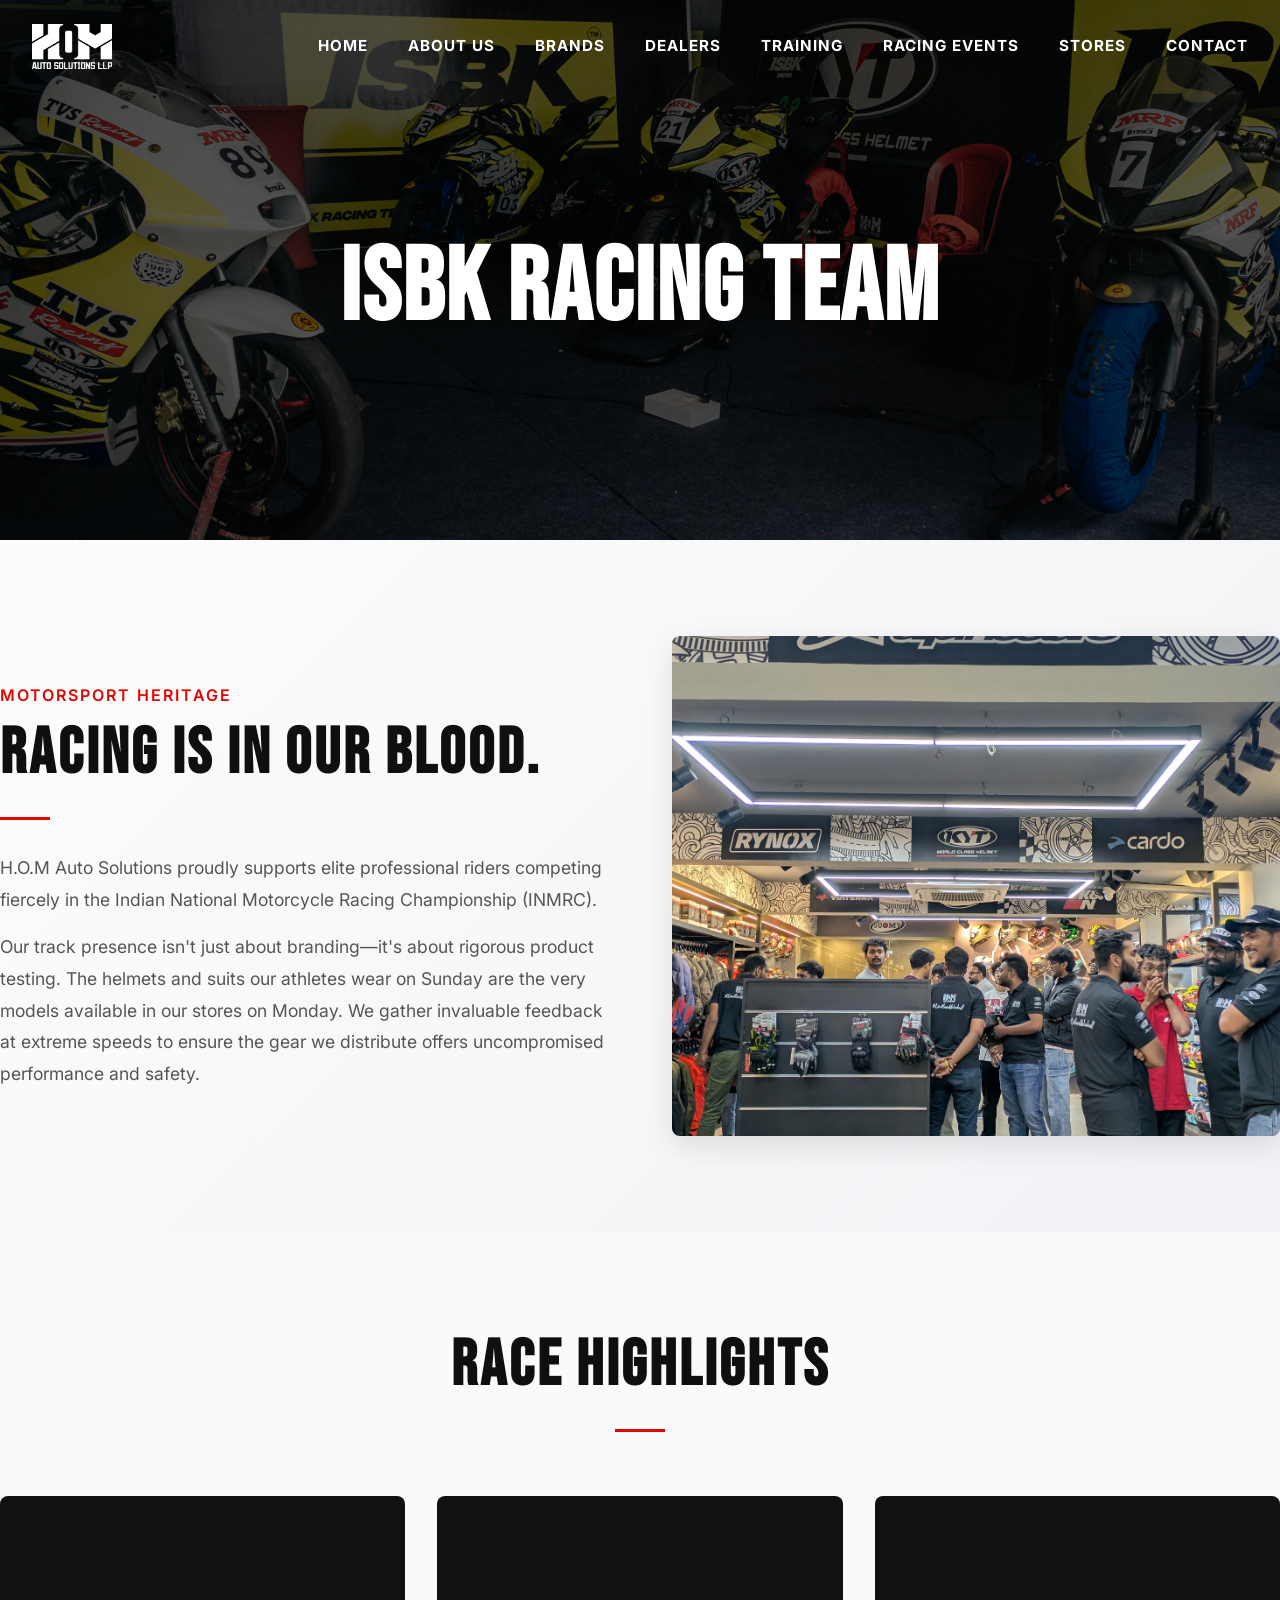
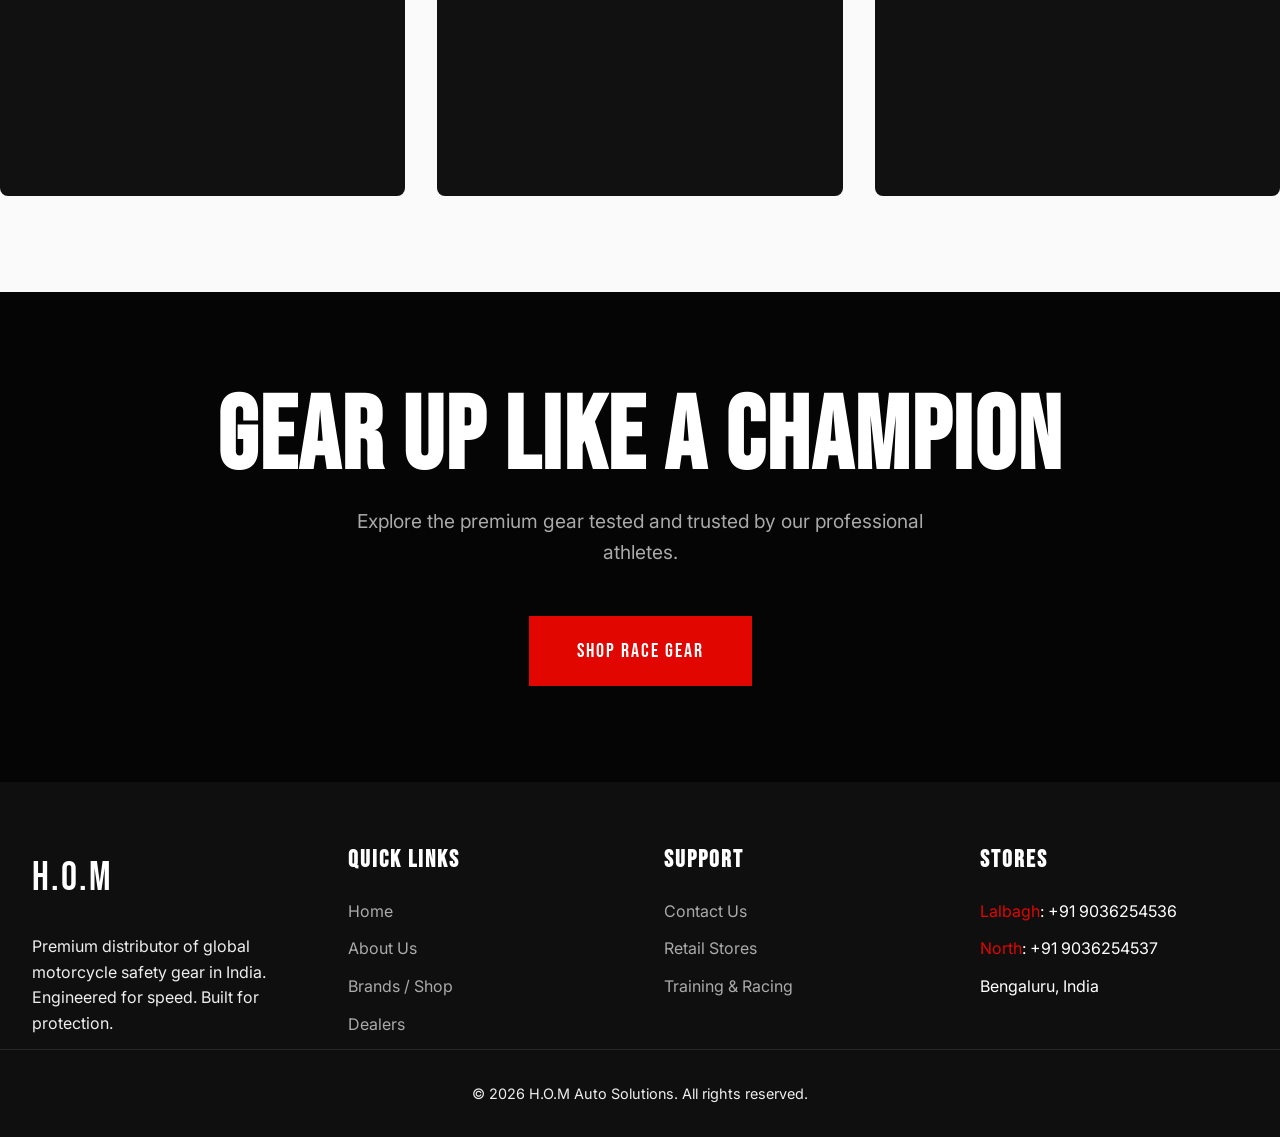
<file: racing.html>
<!DOCTYPE html>
<html lang="en">
<head>
    <meta charset="UTF-8">
    <meta name="viewport" content="width=device-width, initial-scale=1.0">
    <title>Racing | H.O.M Auto Solutions</title>
    <link rel="stylesheet" href="styles.css">
</head>
<body style="background-color: var(--pure-white); color: var(--matte-black);">

    <div id="header-placeholder"></div>


    <!-- Hero Section -->
    <div class="page-hero reveal" style="background-image: url('images/Isbkpit.jpg');">
        <div class="page-hero-content">
            <h1 class="heading-xl text-white">ISBK Racing Team</h1>
        </div>
    </div>

    <!-- Racing Intro / Split Block -->
    <section class="section-padding container reveal">
        <div class="split-block">
            <div class="split-text">
                <p style="color: var(--racing-red); font-weight: 600; letter-spacing: 2px; text-transform: uppercase; margin-bottom: 0.5rem;">Motorsport Heritage</p>
                <h2 class="section-title" style="text-align: left;">Racing is in our blood.</h2>
                <div style="width: 50px; height: 3px; background: var(--racing-red); margin: 1.5rem 0 2rem;"></div>
                
                <p style="font-size: 1.1rem; color: var(--grey-text); line-height: 1.8;">
                    H.O.M Auto Solutions proudly supports elite professional riders competing fiercely in the Indian National Motorcycle Racing Championship (INMRC).
                </p>
                <p style="font-size: 1.1rem; color: var(--grey-text); margin-top: 1rem; line-height: 1.8;">
                    Our track presence isn't just about branding—it's about rigorous product testing. The helmets and suits our athletes wear on Sunday are the very models available in our stores on Monday. We gather invaluable feedback at extreme speeds to ensure the gear we distribute offers uncompromised performance and safety.
                </p>
            </div>
            <div class="split-image" style="background-image: url('images/lalbagh.jpg');"></div> <!-- Placeholder gallery image -->
        </div>
    </section>

    <!-- Race Highlights Gallery (Using split blocks or simple grid) -->
    <section class="section-padding container reveal" style="background-color: #FAFAFA;">
        <div style="text-align: center; margin-bottom: 4rem;">
            <h2 class="section-title">Race Highlights</h2>
            <div style="width: 50px; height: 3px; background: var(--racing-red); margin: 1.5rem auto 0;"></div>
        </div>

        <div style="display: grid; grid-template-columns: repeat(auto-fit, minmax(300px, 1fr)); gap: 2rem;">
            <div style="height: 300px; background-color: var(--carbon-grey); background-size: cover; background-position: center; border-radius: 8px;"></div>
            <div style="height: 300px; background-color: var(--carbon-grey); background-size: cover; background-position: center; border-radius: 8px;"></div>
            <div style="height: 300px; background-color: var(--carbon-grey); background-size: cover; background-position: center; border-radius: 8px;"></div>
        </div>
    </section>

    <!-- CTA Section -->
    <section class="dark-section reveal" style="background-color: #050505; text-align: center; padding: 6rem 1rem;">
        <div class="container">
            <h2 class="heading-xl text-white">Gear Up Like a Champion</h2>
            <p style="color: #aaa; font-size: 1.2rem; margin: 1rem auto 3rem; max-width: 600px;">Explore the premium gear tested and trusted by our professional athletes.</p>
            <a href="brands.html" class="btn btn-primary" style="padding: 1.2rem 3rem;">Shop Race Gear</a>
        </div>
    </section>

    <div id="footer-placeholder"></div>

    <script src="script.js"></script>
</body>
</html>
</file>
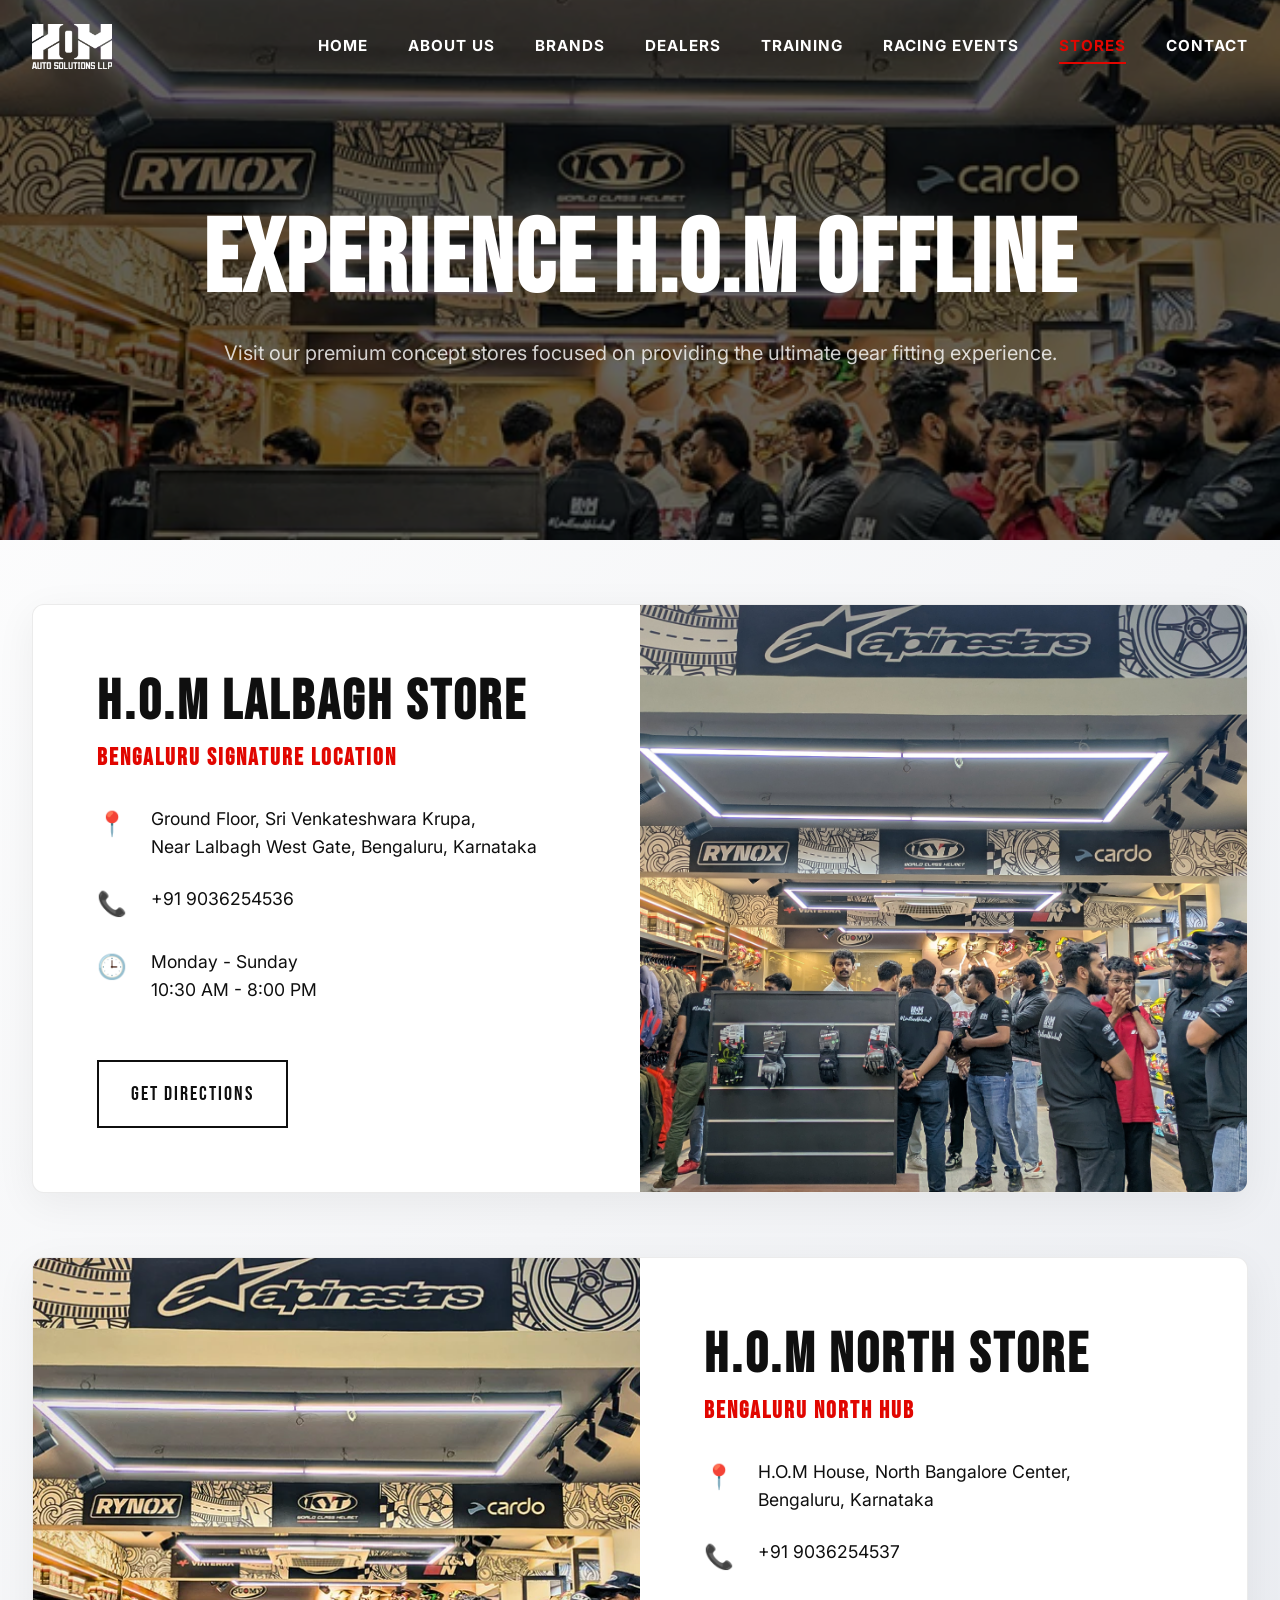
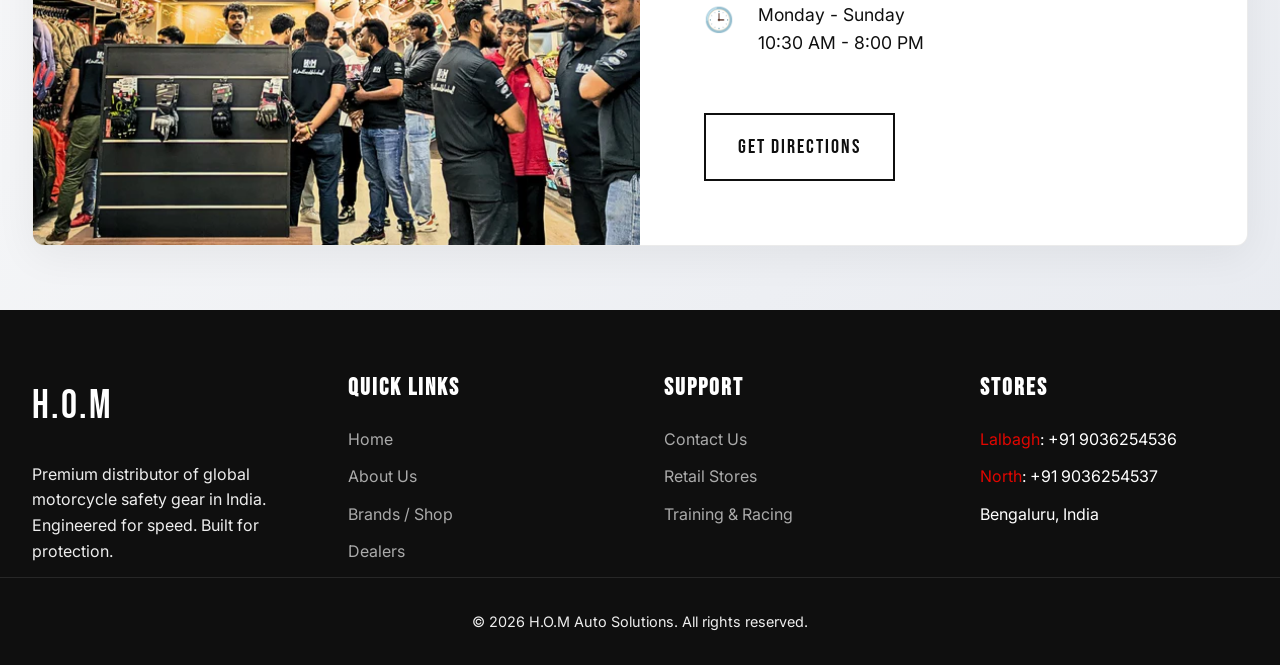
<file: stores.html>
<!DOCTYPE html>
<html lang="en">
<head>
    <meta charset="UTF-8">
    <meta name="viewport" content="width=device-width, initial-scale=1.0">
    <title>Retail Stores | H.O.M Auto Solutions</title>
    <link rel="stylesheet" href="styles.css">

</head>
<body>

    <div id="header-placeholder"></div>


    <div class="page-hero reveal" style="background-image: url('images/STORE.webp');">
        <div class="page-hero-content">
            <h1 class="heading-xl text-white">Experience H.O.M Offline</h1>
            <p>Visit our premium concept stores focused on providing the ultimate gear fitting experience.</p>
        </div>
    </div>

    <section class="container reveal">
        <div class="store-showcase">
            
            <!-- Store 1 -->
            <div class="store-block">
                <div class="store-info">
                    <h2 class="section-title" style="text-align: left;">H.O.M Lalbagh Store</h2>
                    <h3>Bengaluru Signature Location</h3>
                    
                    <div class="info-row">
                        <div class="icon">📍</div>
                        <p>Ground Floor, Sri Venkateshwara Krupa,<br>Near Lalbagh West Gate, Bengaluru, Karnataka</p>
                    </div>
                    
                    <div class="info-row">
                        <div class="icon">📞</div>
                        <p>+91 9036254536</p>
                    </div>
                    
                    <div class="info-row">
                        <div class="icon">🕒</div>
                        <p>Monday - Sunday<br>10:30 AM - 8:00 PM</p>
                    </div>

                    <div style="margin-top: 2rem;">
                        <a href="contact.html" class="btn btn-outline">Get Directions</a>
                    </div>
                </div>
                <div class="store-image" style="background-image: url('images/lalbagh.jpg');"></div>
            </div>

            <!-- Store 2 -->
            <div class="store-block">
                <div class="store-image" style="background-image: url('images/STORE.webp'); order: -1;"></div>
                <div class="store-info" style="order: 0;">
                    <h2 class="section-title" style="text-align: left;">H.O.M North Store</h2>
                    <h3>Bengaluru North Hub</h3>
                    
                    <div class="info-row">
                        <div class="icon">📍</div>
                        <p>H.O.M House, North Bangalore Center,<br>Bengaluru, Karnataka</p>
                    </div>
                    
                    <div class="info-row">
                        <div class="icon">📞</div>
                        <p>+91 9036254537</p>
                    </div>
                    
                    <div class="info-row">
                        <div class="icon">🕒</div>
                        <p>Monday - Sunday<br>10:30 AM - 8:00 PM</p>
                    </div>

                    <div style="margin-top: 2rem;">
                        <a href="contact.html" class="btn btn-outline">Get Directions</a>
                    </div>
                </div>
            </div>

        </div>
    </section>

    <div id="footer-placeholder"></div>

    <script src="script.js"></script>
</body>
</html>
</file>
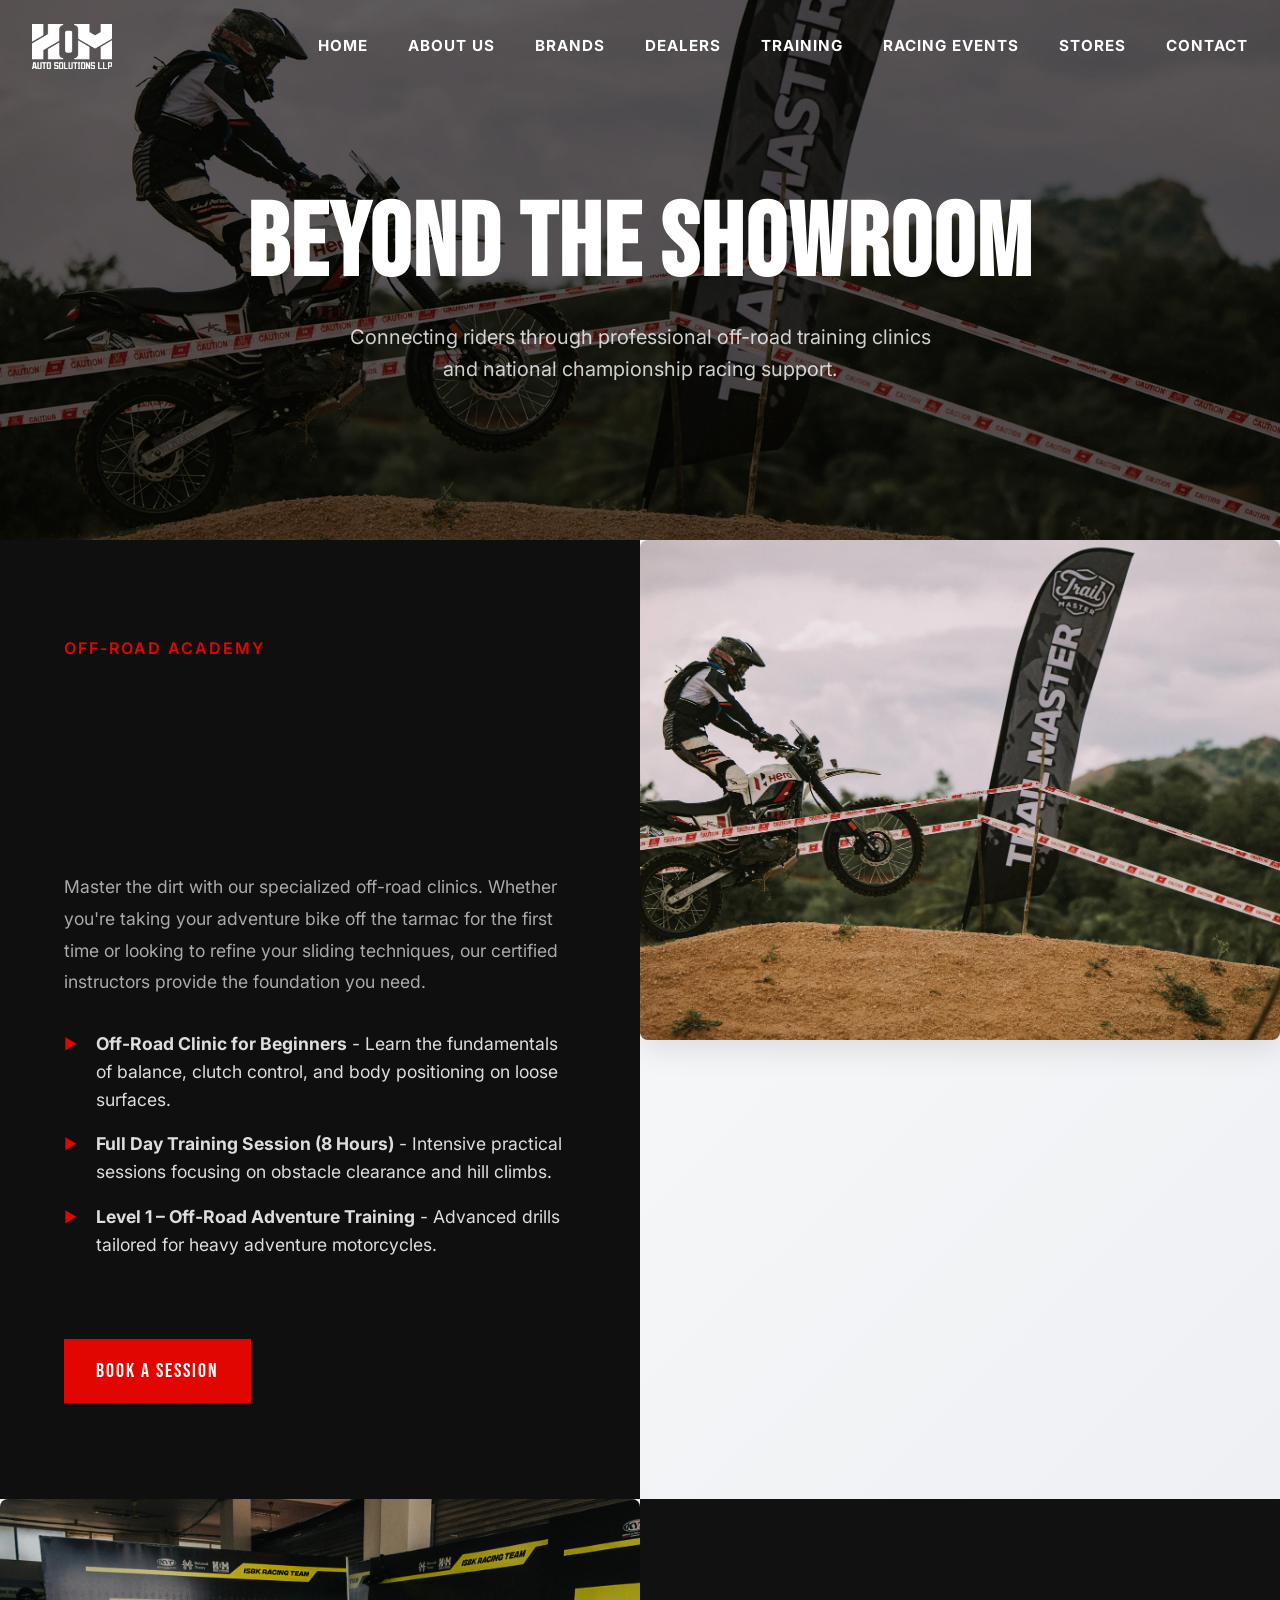
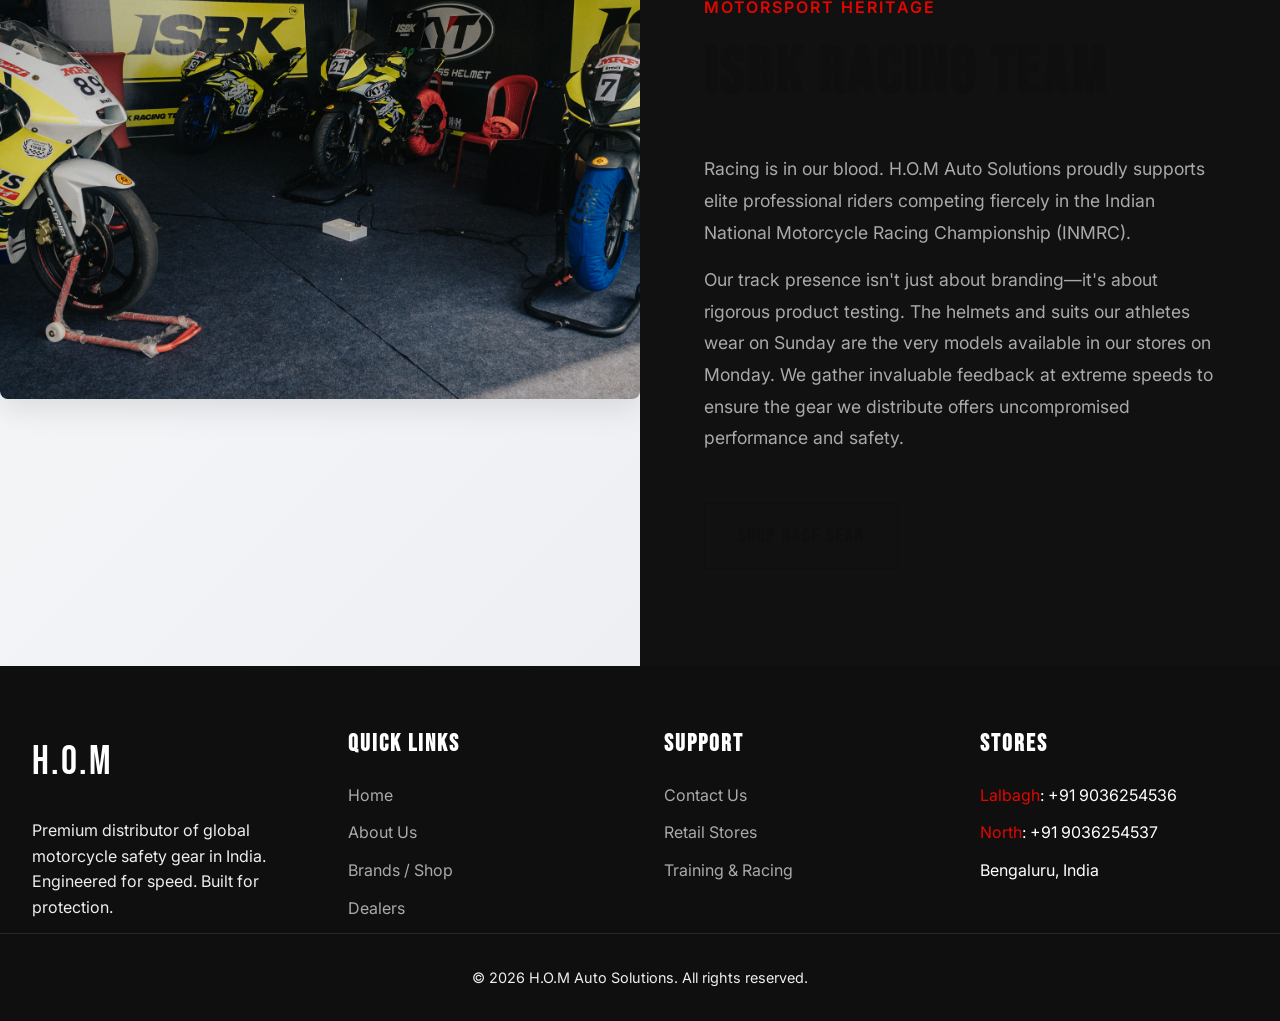
<file: training-racing.html>
<!DOCTYPE html>
<html lang="en">
<head>
    <meta charset="UTF-8">
    <meta name="viewport" content="width=device-width, initial-scale=1.0">
    <title>Training & Racing | H.O.M Auto Solutions</title>
    <link rel="stylesheet" href="styles.css">
    <style>


        .split-section {
            display: grid;
            grid-template-columns: 1fr 1fr;
            min-height: 80vh;
        }

        .split-content {
            padding: 6rem 4rem;
            display: flex;
            flex-direction: column;
            justify-content: center;
        }

        .split-image {
            background-size: cover;
            background-position: center;
        }

        .feature-list {
            list-style: none;
            margin: 2rem 0;
            padding: 0;
        }
        .feature-list li {
            position: relative;
            padding-left: 2rem;
            margin-bottom: 1rem;
            font-size: 1.1rem;
            color: #ddd;
        }
        .feature-list li::before {
            content: '►';
            position: absolute;
            left: 0;
            top: 2px;
            color: var(--racing-red);
            font-size: 0.9rem;
        }

        @media (max-width: 900px) {
            .split-section {
                grid-template-columns: 1fr;
            }
            .split-image {
                height: 400px;
            }
        }
    </style>
</head>
<body>

    <div id="header-placeholder"></div>


    <div class="page-hero reveal" style="background-image: url('images/tm.webp');">
        <div class="page-hero-content">
            <h1 class="heading-xl text-white">Beyond the Showroom</h1>
            <p style="font-size: 1.25rem; color: #aaa; max-width: 600px; margin: 1.5rem auto 0;">Connecting riders through professional off-road training clinics and national championship racing support.</p>
        </div>
    </div>

    <!-- Training Section -->
    <section class="split-section">
        <div class="split-content reveal" style="background-color: var(--matte-black);">
            <p style="color: var(--racing-red); font-weight: 600; letter-spacing: 2px; text-transform: uppercase; margin-bottom: 1rem;">Off-Road Academy</p>
            <h2 class="section-title" style="text-align: left;">Trailmaster Off-Road Training</h2>
            <p style="color: #aaa; font-size: 1.1rem; margin-top: 1.5rem; line-height: 1.8;">
                Master the dirt with our specialized off-road clinics. Whether you're taking your adventure bike off the tarmac for the first time or looking to refine your sliding techniques, our certified instructors provide the foundation you need.
            </p>
            <ul class="feature-list">
                <li><strong>Off-Road Clinic for Beginners</strong> - Learn the fundamentals of balance, clutch control, and body positioning on loose surfaces.</li>
                <li><strong>Full Day Training Session (8 Hours)</strong> - Intensive practical sessions focusing on obstacle clearance and hill climbs.</li>
                <li><strong>Level 1 – Off-Road Adventure Training</strong> - Advanced drills tailored for heavy adventure motorcycles.</li>
            </ul>
            <div style="margin-top: 2rem;">
                <a href="contact.html" class="btn btn-primary">Book a Session</a>
            </div>
        </div>
        <div class="split-image" style="background-image: url('images/tm.webp');"></div>
    </section>

    <!-- Racing Section -->
    <section class="split-section">
        <div class="split-image" style="background-image: url('images/Isbkpit.jpg');"></div>
        <div class="split-content reveal" style="background-color: var(--carbon-grey);">
            <p style="color: var(--racing-red); font-weight: 600; letter-spacing: 2px; text-transform: uppercase; margin-bottom: 1rem;">Motorsport Heritage</p>
            <h2 class="section-title" style="text-align: left;">ISBK Racing Team</h2>
            <p style="color: #aaa; font-size: 1.1rem; margin-top: 1.5rem; line-height: 1.8;">
                Racing is in our blood. H.O.M Auto Solutions proudly supports elite professional riders competing fiercely in the Indian National Motorcycle Racing Championship (INMRC).
            </p>
            <p style="color: #aaa; font-size: 1.1rem; margin-top: 1rem; line-height: 1.8;">
                Our track presence isn't just about branding—it's about rigorous product testing. The helmets and suits our athletes wear on Sunday are the very models available in our stores on Monday. We gather invaluable feedback at extreme speeds to ensure the gear we distribute offers uncompromised performance and safety.
            </p>
            <div style="margin-top: 3rem;">
                <a href="brands.html" class="btn btn-outline">Shop Race Gear</a>
            </div>
        </div>
    </section>

    <div id="footer-placeholder"></div>

    <script src="script.js"></script>
</body>
</html>
</file>
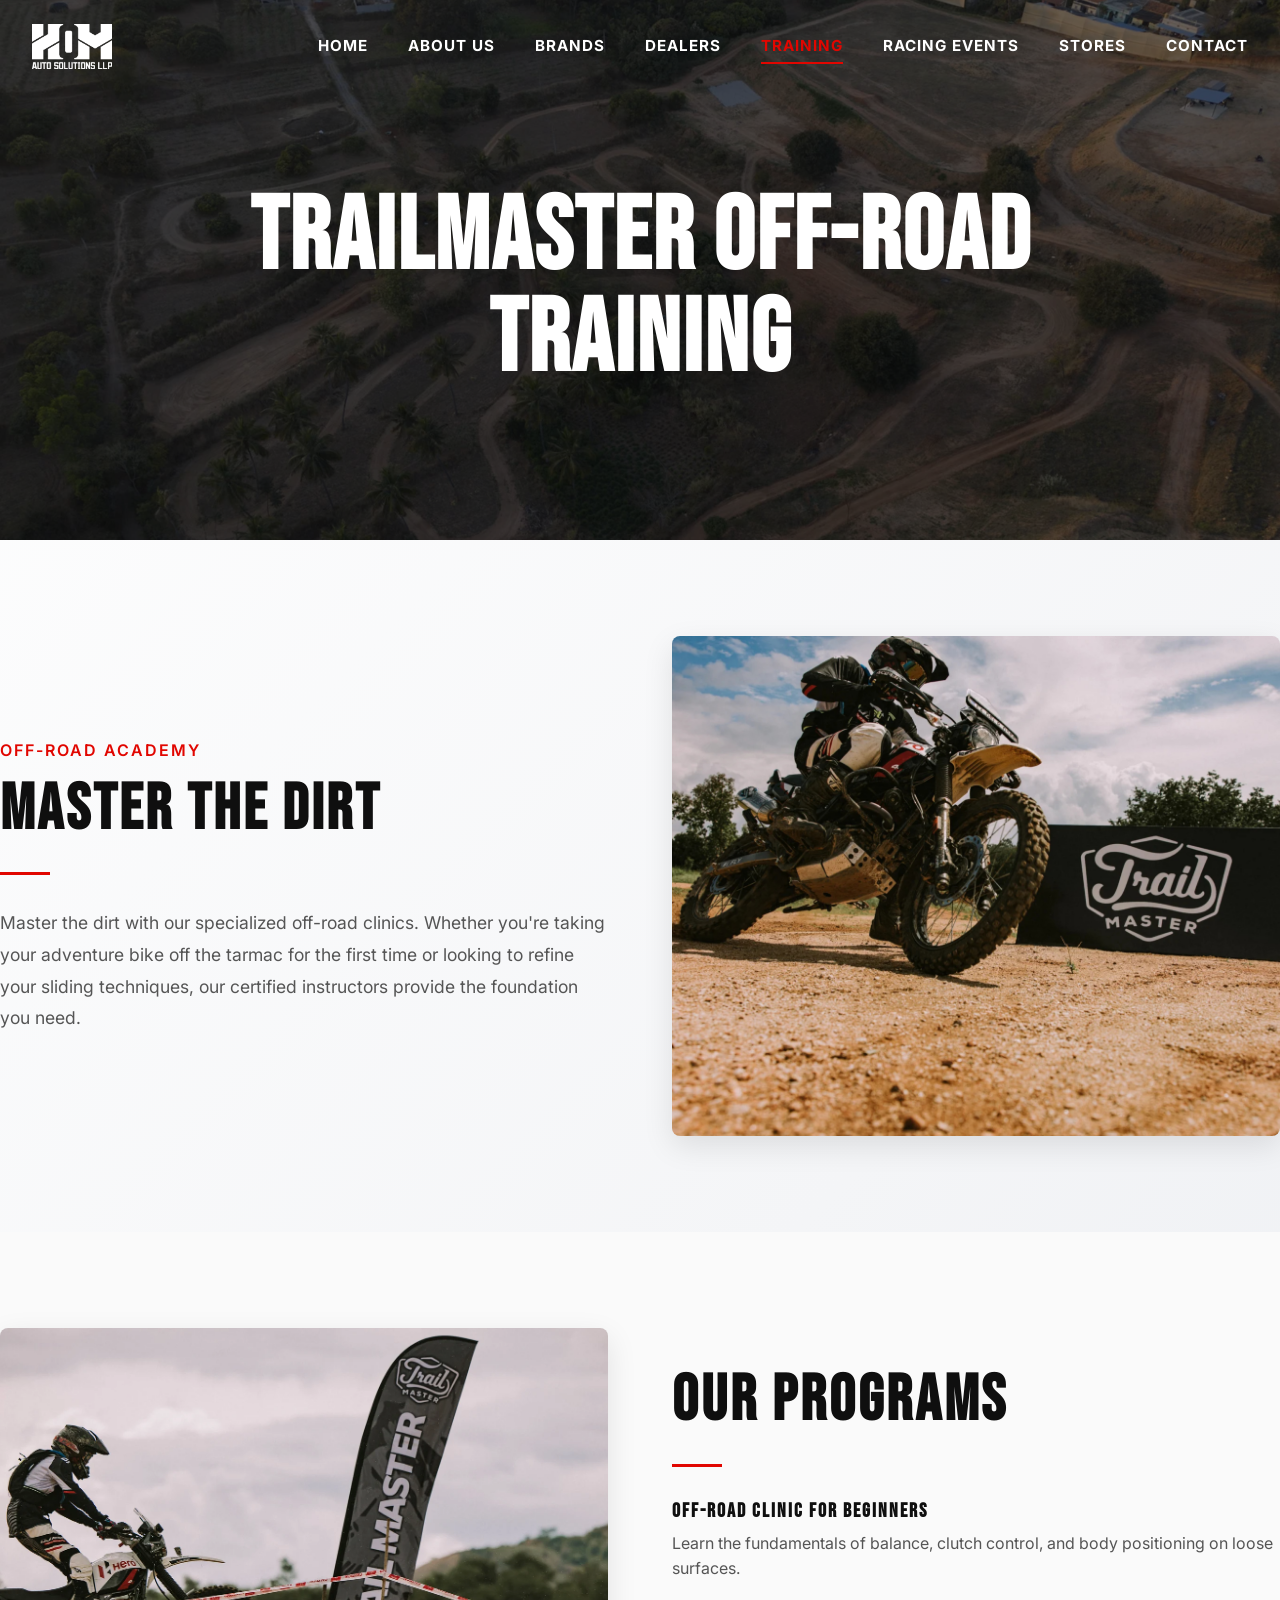
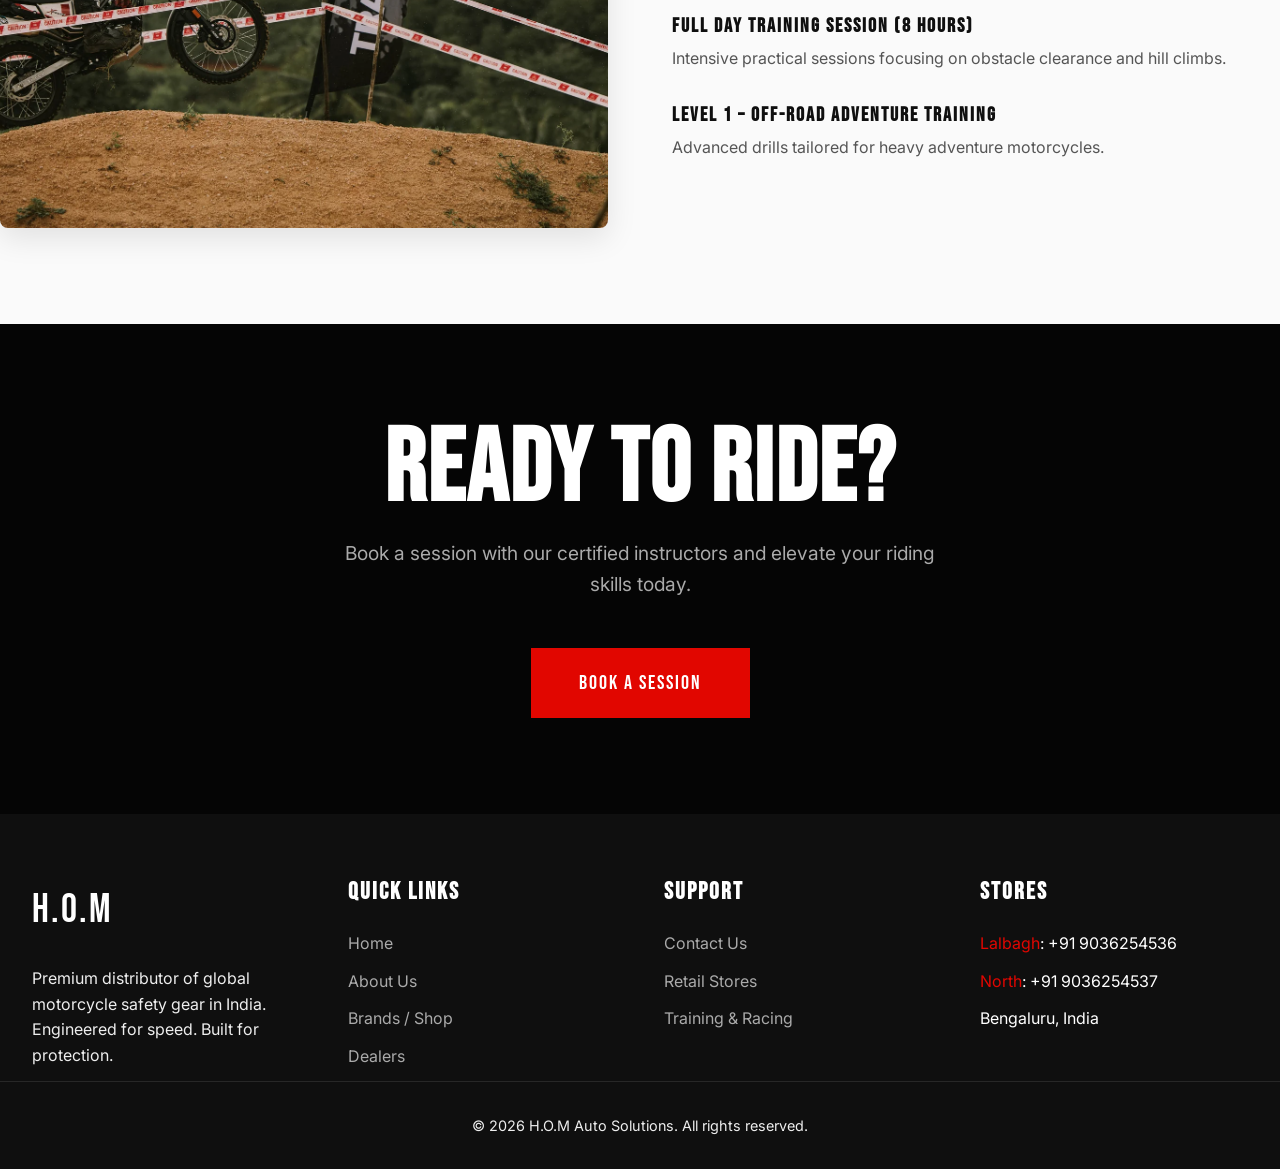
<file: training.html>
<!DOCTYPE html>
<html lang="en">

<head>
    <meta charset="UTF-8">
    <meta name="viewport" content="width=device-width, initial-scale=1.0">
    <title>Training | H.O.M Auto Solutions</title>
    <link rel="stylesheet" href="styles.css">
</head>

<body style="background-color: var(--pure-white); color: var(--matte-black);">

    <div id="header-placeholder"></div>


    <!-- Hero Section -->
    <div class="page-hero reveal" style="background-image: url('images/Endaropark.jpg');">
        <div class="page-hero-content">
            <h1 class="heading-xl text-white">Trailmaster Off-Road Training</h1>
        </div>
    </div>

    <!-- Training Intro / Split Block -->
    <section class="section-padding container reveal">
        <div class="split-block">
            <div class="split-text">
                <p
                    style="color: var(--racing-red); font-weight: 600; letter-spacing: 2px; text-transform: uppercase; margin-bottom: 0.5rem;">
                    Off-Road Academy</p>
                <h2 class="section-title" style="text-align: left;">Master the Dirt</h2>
                <div style="width: 50px; height: 3px; background: var(--racing-red); margin: 1.5rem 0 2rem;"></div>

                <p style="font-size: 1.1rem; color: var(--grey-text); line-height: 1.8;">
                    Master the dirt with our specialized off-road clinics. Whether you're taking your adventure bike off
                    the tarmac for the first time or looking to refine your sliding techniques, our certified
                    instructors provide the foundation you need.
                </p>
            </div>
            <div class="split-image" style="background-image: url('images/Trail-master1.jpg');"></div>
            <!-- Placeholder gallery image -->
        </div>
    </section>

    <!-- Training Programs -->
    <section class="section-padding container reveal" style="background-color: #FAFAFA;">
        <div class="split-block reverse">
            <div class="split-text">
                <h2 class="section-title" style="text-align: left;">Our Programs</h2>
                <div style="width: 50px; height: 3px; background: var(--racing-red); margin: 1.5rem 0 2rem;"></div>

                <ul style="list-style: none; padding: 0;">
                    <li style="margin-bottom: 2rem;">
                        <h4 style="font-size: 1.25rem; font-weight: bold; margin-bottom: 0.5rem;">Off-Road Clinic for
                            Beginners</h4>
                        <p style="color: var(--grey-text); line-height: 1.6;">Learn the fundamentals of balance, clutch
                            control, and body positioning on loose surfaces.</p>
                    </li>
                    <li style="margin-bottom: 2rem;">
                        <h4 style="font-size: 1.25rem; font-weight: bold; margin-bottom: 0.5rem;">Full Day Training
                            Session (8 Hours)</h4>
                        <p style="color: var(--grey-text); line-height: 1.6;">Intensive practical sessions focusing on
                            obstacle clearance and hill climbs.</p>
                    </li>
                    <li style="margin-bottom: 2rem;">
                        <h4 style="font-size: 1.25rem; font-weight: bold; margin-bottom: 0.5rem;">Level 1 – Off-Road
                            Adventure Training</h4>
                        <p style="color: var(--grey-text); line-height: 1.6;">Advanced drills tailored for heavy
                            adventure motorcycles.</p>
                    </li>
                </ul>
            </div>
            <!-- Optional image or gallery -->
            <div class="split-image" style="background-image: url('images/tm.webp');"></div>
        </div>
    </section>

    <!-- CTA Section -->
    <section class="dark-section reveal" style="background-color: #050505; text-align: center; padding: 6rem 1rem;">
        <div class="container">
            <h2 class="heading-xl text-white">Ready to Ride?</h2>
            <p style="color: #aaa; font-size: 1.2rem; margin: 1rem auto 3rem; max-width: 600px;">Book a session with our
                certified instructors and elevate your riding skills today.</p>
            <a target="_blank" href="https://trailmaster.in/" class="btn btn-primary" style="padding: 1.2rem 3rem;">Book
                a Session</a>
        </div>
    </section>

    <div id="footer-placeholder"></div>

    <script src="script.js"></script>
</body>

</html>
</file>
<file: styles.css>
/* 
 * H.O.M Auto Solutions Global Styles (Light Theme)
 * Colors: Light Gradient Background, Matte Black (#0F0F0F), Racing Red (#E10600), Pure White (#FFFFFF)
 * Typography: Bebas Neue (Headers), Inter (Body)
 */

@import url('https://fonts.googleapis.com/css2?family=Bebas+Neue&family=Inter:wght@300;400;500;600;700;800&display=swap');

:root {
  --light-bg: linear-gradient(135deg, #ffffff 0%, #f4f5f7 50%, #e6e9ef 100%);
  --matte-black: #0F0F0F;
  --racing-red: #E10600;
  --pure-white: #FFFFFF;
  --light-card: #FFFFFF;
  --carbon-grey: #111111;
  --border-color: rgba(0, 0, 0, 0.08);
  --grey-text: #555555;
  --transition-speed: 0.3s;
}

* {
  margin: 0;
  padding: 0;
  box-sizing: border-box;
}

html {
  scroll-behavior: smooth;
  font-family: 'Inter', sans-serif;
}

body {
  background: var(--light-bg);
  color: var(--matte-black);
  line-height: 1.6;
  overflow-x: hidden;
  min-height: 100vh;
}

a {
  text-decoration: none;
  color: inherit;
}

ul {
  list-style: none;
}

img {
  max-width: 100%;
  height: auto;
  display: block;
}

/* Typography Utilities */
h1,
h2,
h3,
h4,
h5,
h6,
.font-heading {
  font-family: 'Bebas Neue', cursive;
  text-transform: uppercase;
  letter-spacing: 2px;
  line-height: 1.2;
  color: var(--matte-black);
}

.text-red {
  color: var(--racing-red) !important;
}

.text-white {
  color: var(--pure-white) !important;
}

.text-grey {
  color: var(--grey-text) !important;
}

.text-black {
  color: var(--matte-black) !important;
}

.heading-xl {
  font-size: clamp(3.5rem, 8vw, 8.5rem);
  line-height: 1;
}

@media (max-width: 768px) {
  .heading-xl {
    font-size: clamp(2.5rem, 10vw, 3.8rem);
  }
}

.heading-lg {
  font-size: clamp(3rem, 6vw, 5.5rem);
}

.heading-md {
  font-size: clamp(2rem, 4.5vw, 3.5rem);
}

.section-title {
  font-family: 'Bebas Neue', cursive;
  font-size: clamp(2.5rem, 5vw, 4rem);
  text-transform: uppercase;
  letter-spacing: 3px;
  margin-bottom: 1rem;
  text-align: center;
}

/* Layout Utilities */
.container {
  width: 100%;
  max-width: 1440px;
  margin: 0 auto;
  padding: 0 2rem;
}

.section-padding {
  padding: 6rem 0;
}

@media (max-width: 768px) {
  .section-padding {
    padding: 4rem 0;
  }
}

/* Page Hero For Subpages */
.page-hero {
  position: relative;
  min-height: 60vh;
  width: 100%;
  background-size: cover;
  background-position: center;
  display: flex;
  align-items: center;
  justify-content: center;
  text-align: center;
  padding: 120px 0 80px;
}

.page-hero::before {
  content: '';
  position: absolute;
  inset: 0;
  background: rgba(0, 0, 0, 0.6);
  /* Dark overlay */
}

.page-hero-content {
  position: relative;
  z-index: 2;
  padding: 0 2rem;
  width: 100%;
  max-width: 1000px;
}

@media (max-width: 768px) {
  .page-hero {
    min-height: 80vh;
    padding: 140px 0 60px;
  }

  .page-hero-content {
    padding: 0 1.5rem;
    text-align: left;
  }

  .page-hero-content .btn {
    padding: 0.8rem 2rem;
    font-size: 1.1rem;
  }
}

.page-hero-content p {
  color: rgba(255, 255, 255, 0.8) !important;
  margin-top: 1.5rem;
  font-size: 1.25rem;
}

/* Split Image/Text Blocks */
.split-block {
  display: grid;
  grid-template-columns: 1fr 1fr;
  gap: 4rem;
  align-items: center;
}

@media (min-width: 769px) {
  .split-block.reverse {
    direction: rtl;
  }

  .split-block.reverse>* {
    direction: ltr;
  }
}

.split-image {
  height: 500px;
  background-color: var(--carbon-grey);
  background-size: cover;
  background-position: center;
  border-radius: 8px;
  box-shadow: 0 10px 30px rgba(0, 0, 0, 0.1);
}

@media (max-width: 768px) {
  .split-block {
    grid-template-columns: 1fr;
    gap: 2rem;
  }

  .split-image {
    height: 350px;
    grid-row: 1;
    /* Force image above text on mobile */
  }

  .split-text {
    grid-row: 2;
  }
}

/* Buttons */
.btn {
  display: inline-flex;
  align-items: center;
  justify-content: center;
  padding: 1rem 2rem;
  font-family: 'Bebas Neue', cursive;
  font-size: 1.25rem;
  letter-spacing: 2px;
  text-transform: uppercase;
  transition: all var(--transition-speed) ease;
  cursor: pointer;
  border: none;
}

.btn-primary {
  background-color: var(--racing-red);
  color: var(--pure-white);
}

.btn-primary:hover {
  background-color: #C00500;
  transform: translateY(-3px);
  box-shadow: 0 10px 20px rgba(225, 6, 0, 0.2);
}

.btn-outline {
  background-color: transparent;
  color: var(--matte-black);
  border: 2px solid var(--matte-black);
}

.btn-outline:hover {
  background-color: var(--matte-black);
  color: var(--pure-white);
  transform: translateY(-3px);
}

.btn-outline-white {
  background-color: transparent;
  color: var(--pure-white);
  border: 2px solid var(--pure-white);
}

.btn-outline-white:hover {
  background-color: var(--pure-white);
  color: var(--matte-black);
  transform: translateY(-3px);
}


/* Dark Section Modifier (For full screen image sections) */
.dark-section {
  color: var(--pure-white);
}

.dark-section h1,
.dark-section h2,
.dark-section h3,
.dark-section h4,
.dark-section h5,
.dark-section h6 {
  color: var(--pure-white);
}

.dark-section p {
  color: #eeeeee;
}

/* Navigation */
.navbar,
.navbar.inverse {
  position: absolute;
  top: 0;
  left: 0;
  width: 100%;
  padding: 1.5rem 0;
  z-index: 1000;
  transition: all var(--transition-speed) ease;
  background-color: transparent;
}

.navbar.scrolled {
  position: fixed;
  background-color: rgba(255, 255, 255, 0.95);
  backdrop-filter: blur(10px);
  padding: 1rem 0;
  border-bottom: 2px solid var(--racing-red);
  box-shadow: 0 4px 20px rgba(0, 0, 0, 0.05);
}

.navbar.scrolled .nav-logo img {
  filter: invert(1);
}

.navbar.scrolled .nav-links a {
  color: var(--matte-black);
}

.navbar.scrolled .mobile-menu-btn {
  color: var(--matte-black);
}

.nav-container {
  display: flex;
  justify-content: space-between;
  align-items: center;
}

.nav-logo h2 {
  font-size: 2.5rem;
  margin: 0;
  color: var(--pure-white);
  letter-spacing: 4px;
}

.nav-logo img {
  height: 45px;
  transition: filter var(--transition-speed), transform var(--transition-speed);
}

.nav-links {
  display: flex;
  gap: 2.5rem;
  align-items: center;
}

/* Base links are white for the transparent hero header */
.nav-links a {
  font-family: 'Inter', sans-serif;
  font-weight: 700;
  font-size: 0.95rem;
  text-transform: uppercase;
  letter-spacing: 1px;
  position: relative;
  transition: color var(--transition-speed) ease;
  color: var(--pure-white);
}

.navbar.inverse .nav-links a {
  color: var(--matte-black);
}

.navbar.inverse .nav-logo img {
  filter: invert(1);
}

.navbar.inverse .mobile-menu-btn {
  color: var(--matte-black);
}

.nav-links a::after {
  content: '';
  position: absolute;
  bottom: -5px;
  left: 0;
  width: 0%;
  height: 2px;
  background-color: var(--racing-red);
  transition: width var(--transition-speed) ease;
}

.nav-links a:hover,
.nav-links a.active {
  color: var(--racing-red);
}

.nav-links a:hover::after,
.nav-links a.active::after {
  width: 100%;
}

.mobile-menu-btn {
  display: none;
  background: none;
  border: none;
  color: var(--pure-white);
  font-size: 1.5rem;
  cursor: pointer;
}

@media (max-width: 992px) {
  .nav-links {
    position: fixed;
    top: 0;
    right: -100%;
    width: 300px;
    height: 100vh;
    background-color: var(--pure-white);
    flex-direction: column;
    justify-content: center;
    transition: right 0.4s ease;
    z-index: 999;
    box-shadow: -5px 0 20px rgba(0, 0, 0, 0.1);
  }

  .nav-links a {
    color: var(--matte-black);
    font-size: 1.25rem;
  }

  .nav-links.active {
    right: 0;
  }

  .mobile-menu-btn {
    display: block;
    z-index: 1001;
  }
}

/* Footer structure */
footer {
  background-color: var(--matte-black);
  color: var(--pure-white);
  padding: 4rem 0 2rem;
}

.footer-grid {
  display: grid;
  grid-template-columns: repeat(4, 1fr);
  gap: 3rem;
}

.footer-logo {
  font-family: 'Bebas Neue', cursive;
  font-size: 2.5rem;
  color: var(--pure-white);
  display: block;
  margin-bottom: 1.5rem;
  letter-spacing: 2px;
}

.footer-desc {
  color: #aaaaaa;
  line-height: 1.6;
  max-width: 300px;
}

@media (max-width: 900px) {
  .footer-grid {
    grid-template-columns: 1fr;
    gap: 3rem;
    text-align: left;
  }

  .footer-desc {
    margin: 0 0 2rem;
  }

  .footer-logo {
    margin: 0 0 1.5rem;
  }

  .footer-links ul {
    display: flex;
    flex-direction: column;
    align-items: flex-start;
  }
}

.footer-links h4 {
  font-size: 1.5rem;
  margin-bottom: 1.5rem;
  color: var(--pure-white);
}

.footer-links ul li {
  margin-bottom: 0.75rem;
}

.footer-links ul li a {
  color: #aaaaaa;
  transition: color var(--transition-speed) ease;
}

.footer-links ul li a:hover {
  color: var(--racing-red);
}

.footer-bottom {
  text-align: center;
  padding-top: 2rem;
  border-top: 1px solid rgba(255, 255, 255, 0.1);
  color: #aaaaaa;
  font-size: 0.9rem;
}

@media (max-width: 768px) {
  .footer-grid {
    grid-template-columns: 1fr;
    gap: 2rem;
  }
}

/* Racing Events Components */
.event-grid {
  display: grid;
  grid-template-columns: repeat(auto-fit, minmax(320px, 1fr));
  gap: 2rem;
}

.event-card {
  background: var(--pure-white);
  border: 1px solid var(--border-color);
  position: relative;
  transition: transform var(--transition-speed), box-shadow var(--transition-speed);
}

.event-card:hover {
  transform: translateY(-10px);
  box-shadow: 0 15px 40px rgba(0, 0, 0, 0.1);
}

.event-badge {
  position: absolute;
  top: 1rem;
  right: 1rem;
  background: var(--racing-red);
  color: var(--pure-white);
  padding: 0.4rem 1rem;
  font-family: 'Bebas Neue', cursive;
  font-size: 0.9rem;
  letter-spacing: 1px;
}

.event-info {
  padding: 2.5rem;
}

.event-meta {
  font-size: 0.85rem;
  color: var(--grey-text);
  margin-bottom: 1rem;
  text-transform: uppercase;
  letter-spacing: 1px;
}

/* Timeline */
.timeline {
  position: relative;
  max-width: 800px;
  margin: 0 auto;
  padding: 2rem 0;
}

.timeline::before {
  content: '';
  position: absolute;
  left: 50%;
  top: 0;
  bottom: 0;
  width: 2px;
  background: var(--border-color);
  transform: translateX(-50%);
}

.timeline-item {
  margin-bottom: 4rem;
  position: relative;
  width: 50%;
  padding: 0 3rem;
}

.timeline-item:nth-child(odd) {
  left: 0;
  text-align: right;
}

.timeline-item:nth-child(even) {
  left: 50%;
}

.timeline-dot {
  position: absolute;
  top: 0;
  width: 16px;
  height: 16px;
  background: var(--racing-red);
  border-radius: 50%;
  z-index: 2;
}

.timeline-item:nth-child(odd) .timeline-dot {
  right: -9px;
}

.timeline-item:nth-child(even) .timeline-dot {
  left: -8px;
}

.timeline-date {
  font-family: 'Bebas Neue', cursive;
  font-size: 1.5rem;
  color: var(--racing-red);
  margin-bottom: 0.5rem;
}

/* Achievement Cards */
.achievement-grid {
  display: grid;
  grid-template-columns: repeat(auto-fit, minmax(350px, 1fr));
  gap: 2.5rem;
}

.achievement-card {
  background: var(--pure-white);
  color: var(--matte-black);
  padding: 3rem;
  border: 1px solid var(--border-color);
  box-shadow: 0 10px 40px rgba(0, 0, 0, 0.06);
  border-left: 4px solid var(--racing-red);
  position: relative;
  overflow: hidden;
  border-radius: 8px;
}

.achievement-icon {
  font-size: 3rem;
  margin-bottom: 1.5rem;
}

.achievement-badge {
  display: inline-block;
  background: rgba(225, 6, 0, 0.1);
  color: var(--racing-red);
  padding: 0.2rem 1rem;
  font-size: 0.8rem;
  font-weight: 700;
  text-transform: uppercase;
  margin-bottom: 1rem;
  border: 1px solid var(--racing-red);
}

/* Masonry Gallery */
.masonry-gallery {
  display: grid;
  grid-template-columns: repeat(auto-fill, minmax(300px, 1fr));
  grid-auto-rows: 300px;
  gap: 1.5rem;
}

.gallery-item {
  position: relative;
  overflow: hidden;
  border-radius: 4px;
}

.gallery-item.tall {
  grid-row: span 2;
}

.gallery-item.wide {
  grid-column: span 2;
}

.gallery-item img {
  width: 100%;
  height: 100%;
  object-fit: cover;
  transition: transform 0.6s cubic-bezier(0.5, 0, 0, 1);
}

.gallery-item:hover img {
  transform: scale(1.1);
}

.gallery-overlay {
  position: absolute;
  inset: 0;
  background: rgba(0, 0, 0, 0.5);
  opacity: 0;
  transition: opacity 0.3s;
  display: flex;
  align-items: center;
  justify-content: center;
  color: var(--pure-white);
  font-size: 2rem;
}

.gallery-item:hover .gallery-overlay {
  opacity: 1;
}

/* Highlights Scroll (Mobile) */
@media (max-width: 768px) {
  .highlights-scroll {
    display: flex;
    overflow-x: auto;
    scroll-snap-type: x mandatory;
    gap: 1.5rem;
    padding-bottom: 2rem;
    margin-right: -1.5rem;
  }

  .highlights-scroll .card {
    min-width: 85%;
    scroll-snap-align: start;
  }

  .timeline::before {
    left: 20px;
  }

  .timeline-item {
    width: 100%;
    left: 0 !important;
    padding-left: 50px;
    text-align: left !important;
  }

  .timeline-dot {
    left: 11px !important;
  }
}

/* Animations */
.reveal {
  opacity: 0;
  transform: translateY(30px);
  transition: all 0.8s cubic-bezier(0.5, 0, 0, 1);
}

.reveal.active {
  opacity: 1;
  transform: translateY(0);
}

/* Card components for Light Theme */
.light-card {
  background-color: var(--light-card);
  border-radius: 8px;
  padding: 2.5rem;
  box-shadow: 0 10px 40px rgba(0, 0, 0, 0.06);
  border: 1px solid var(--border-color);
  transition: transform var(--transition-speed), box-shadow var(--transition-speed), border-color var(--transition-speed);
}

.light-card:hover {
  transform: translateY(-5px);
  box-shadow: 0 15px 50px rgba(0, 0, 0, 0.1);
  border-color: rgba(225, 6, 0, 0.3);
}

/* Make headers inverse when on light pages without dark heroes */
.navbar.inverse {
  border-bottom: 1px solid var(--border-color);
  transition: background-color var(--transition-speed), border-color var(--transition-speed);
}

.navbar.scrolled.inverse {
  background-color: rgba(255, 255, 255, 0.98);
  border-bottom: 2px solid var(--racing-red);
}

.navbar.scrolled.inverse .nav-logo img {
  filter: invert(1);
}

.navbar.scrolled.inverse .nav-links a {
  color: var(--matte-black);
}

/* Brands Section with Images */
.brand-image-card {
  background: var(--pure-white);
  padding: 0;
  overflow: hidden;
  text-align: center;
  border: 1px solid var(--border-color);
  transition: all var(--transition-speed);
}

/* Testimonials Slider */
.testimonial-slider {
  padding: 4rem 1rem !important;
  overflow: visible !important;
}

.testimonial-card {
  background: var(--pure-white);
  padding: 3rem;
  border-radius: 12px;
  box-shadow: 0 10px 30px rgba(0, 0, 0, 0.05);
  border: 1px solid var(--border-color);
  text-align: center;
  transition: all 0.5s cubic-bezier(0.4, 0, 0.2, 1);
  opacity: 0.4;
  transform: scale(0.85);
  height: 100%;
  display: flex;
  flex-direction: column;
  justify-content: center;
}

/* Middle slide focus */
.swiper-slide-active .testimonial-card {
  opacity: 1;
  transform: scale(1.1);
  box-shadow: 0 20px 50px rgba(225, 6, 0, 0.15);
  border-color: rgba(225, 6, 0, 0.3);
  z-index: 10;
}

.stars {
  color: #FFD700;
  font-size: 1.25rem;
  margin-bottom: 1.5rem;
}

.testimonial-text {
  font-size: 1.1rem;
  color: var(--grey-text);
  font-style: italic;
  margin-bottom: 2rem;
  line-height: 1.8;
}

.testimonial-author {
  display: flex;
  flex-direction: column;
  gap: 0.25rem;
}

.author-name {
  font-family: 'Bebas Neue', cursive;
  font-size: 1.4rem;
  color: var(--matte-black);
  letter-spacing: 1px;
}

.author-meta {
  font-size: 0.85rem;
  color: var(--racing-red);
  font-weight: 600;
  text-transform: uppercase;
}

/* Swiper navigation custom styles */
.testimonial-slider .swiper-button-next,
.testimonial-slider .swiper-button-prev {
  color: var(--racing-red);
  background: var(--pure-white);
  width: 50px;
  height: 50px;
  border-radius: 50%;
  box-shadow: 0 5px 15px rgba(0, 0, 0, 0.1);
  transition: all 0.3s ease;
}

.testimonial-slider .swiper-button-next:after,
.testimonial-slider .swiper-button-prev:after {
  font-size: 1.5rem;
  font-weight: bold;
}

.testimonial-slider .swiper-button-next:hover,
.testimonial-slider .swiper-button-prev:hover {
  background: var(--racing-red);
  color: var(--pure-white);
}

.testimonial-slider .swiper-pagination-bullet-active {
  background: var(--racing-red);
}

@media (max-width: 768px) {

  .testimonial-slider .swiper-button-next,
  .testimonial-slider .swiper-button-prev {
    display: none;
    /* Hide arrows on mobile if using touch slider, but user requested arrows */
  }

  /* Show arrows on mobile as requested */
  .testimonial-slider .swiper-button-next,
  .testimonial-slider .swiper-button-prev {
    display: flex;
    width: 40px;
    height: 40px;
  }

  .testimonial-slider .swiper-button-next:after,
  .testimonial-slider .swiper-button-prev:after {
    font-size: 1.2rem;
  }

  .testimonial-card {
    opacity: 1;
    transform: scale(1);
    padding: 2rem;
  }

  .swiper-slide-active .testimonial-card {
    transform: scale(1);
  }
}

.brand-image-card .image-wrapper {
  height: 200px;
  background: #f9f9f9;
  display: flex;
  align-items: center;
  justify-content: center;
  padding: 2rem;
  transition: background 0.3s;
}

.brand-image-card .image-wrapper img {
  max-height: 100%;
  max-width: 100%;
  object-fit: contain;
  transition: transform 0.5s ease;
}

.brand-image-card:hover .image-wrapper img {
  transform: scale(1.1);
}

.brand-image-card .brand-details {
  padding: 2rem;
  border-top: 1px solid var(--border-color);
}

/* Premium Automotive Sections */
.premium-white-section {
  background-color: var(--pure-white);
  color: var(--matte-black);
}

.sleek-brands-grid {
  display: grid;
  grid-template-columns: repeat(auto-fit, minmax(300px, 1fr));
  gap: 3rem;
}

.sleek-brand-card {
  padding: 2rem 0;
  transition: transform var(--transition-speed);
}

.sleek-brand-card:hover {
  transform: translateY(-5px);
}

.arrow-link {
  display: inline-flex;
  align-items: center;
  font-family: 'Inter', sans-serif;
  font-weight: 600;
  font-size: 0.95rem;
  color: var(--matte-black);
  text-transform: uppercase;
  letter-spacing: 1px;
  transition: color var(--transition-speed);
}

.arrow-link span {
  margin-left: 0.5rem;
  transition: transform var(--transition-speed);
}

.arrow-link:hover {
  color: var(--racing-red);
}

.arrow-link:hover span {
  transform: translateX(5px);
}

.minimalist-link:hover {
  border-color: var(--racing-red);
}

/* Featured Brand Row (Brands Page) */
.featured-brand-row {
  display: flex;
  align-items: center;
  gap: 4rem;
  margin-bottom: 6rem;
}

.featured-brand-row:nth-child(even) {
  flex-direction: row-reverse;
}

.featured-brand-image {
  flex: 1;
  height: 450px;
  background-color: var(--carbon-grey);
  background-size: cover;
  background-position: center;
  border-radius: 8px;
  box-shadow: 0 10px 30px rgba(0, 0, 0, 0.1);
}

.featured-brand-content {
  flex: 1;
}

@media (max-width: 992px) {
  .featured-brand-row {
    gap: 2rem;
  }
}

@media (max-width: 768px) {

  .featured-brand-row,
  .featured-brand-row:nth-child(even) {
    flex-direction: column;
    gap: 2.5rem;
    text-align: center;
  }

  .featured-brand-image {
    width: 100%;
    height: 320px;
  }
}

.premium-dark-section {
  background-color: var(--matte-black);
  color: var(--pure-white);
}

.showcase-container {
  display: grid;
  grid-template-columns: 1fr 1fr;
  min-height: 80vh;
  overflow: hidden;
}

@media (max-width: 992px) {
  .showcase-container {
    grid-template-columns: 1fr;
    min-height: auto;
  }

  .showcase-image {
    min-height: 350px;
    margin: 1rem;
  }

  .showcase-content {
    padding: 4rem 2rem;
    text-align: center;
    align-items: center;
  }
}

.showcase-image {
  background-size: contain;
  background-repeat: no-repeat;
  background-position: center;
  min-height: 500px;
  background-color: #0c0c0c;
  margin: 2rem;
}

.showcase-content {
  display: flex;
  flex-direction: column;
  justify-content: center;
  padding: 6rem 4rem;
}

/* Stats Grid Utility */
.responsive-stats-grid {
  display: grid;
  grid-template-columns: repeat(3, 1fr);
  gap: 2rem;
}

@media (max-width: 768px) {
  .responsive-stats-grid {
    grid-template-columns: 1fr;
    gap: 3rem;
  }
}

/* Store Blocks */
.store-showcase {
  display: grid;
  grid-template-columns: 1fr;
  gap: 4rem;
  margin: 4rem 0;
}

.store-block {
  display: grid;
  grid-template-columns: 1fr 1fr;
  background: var(--pure-white);
  border: 1px solid var(--border-color);
  overflow: hidden;
  box-shadow: 0 10px 40px rgba(0, 0, 0, 0.06);
  border-radius: 12px;
}

.store-image {
  background-size: cover;
  background-position: center;
  min-height: 400px;
}

.store-info {
  padding: 4rem;
  display: flex;
  flex-direction: column;
  justify-content: center;
}

.store-info h2 {
  font-size: 3.5rem;
  margin-bottom: 0.5rem;
  color: var(--matte-black);
}

.store-info h3 {
  font-size: 1.5rem;
  color: var(--racing-red);
  margin-bottom: 2rem;
  letter-spacing: 2px;
}

.info-row {
  display: flex;
  margin-bottom: 1.5rem;
  align-items: flex-start;
}

.info-row .icon {
  font-size: 1.5rem;
  margin-right: 1.5rem;
  color: var(--grey-text);
}

.info-row p {
  color: var(--matte-black);
  font-size: 1.1rem;
  margin: 0;
}

@media (max-width: 900px) {
  .store-block {
    grid-template-columns: 1fr;
  }

  .store-info {
    padding: 2.5rem;
    text-align: center;
    align-items: center;
  }

  .info-row {
    flex-direction: column;
    align-items: center;
    text-align: center;
  }

  .info-row .icon {
    margin-right: 0;
    margin-bottom: 0.5rem;
  }

  .store-image {
    height: 300px;
    min-height: auto;
  }
}

/* Discover Image Cards */
.discover-grid {
  display: grid;
  grid-template-columns: repeat(3, 1fr);
  gap: 2rem;
  margin-top: 3rem;
}

@media (max-width: 768px) {
  .discover-grid {
    display: flex;
    overflow-x: auto;
    scroll-snap-type: x mandatory;
    gap: 1.5rem;
    padding-bottom: 2rem;
    margin-right: -2rem;
    /* Bleed to edge */
    margin-left: -2rem;
    /* Bleed to edge */
    padding-right: 2rem;
    padding-left: 2rem;
    scrollbar-width: none;
    /* Hide scrollbar Firefox */
  }

  .discover-grid::-webkit-scrollbar {
    display: none;
    /* Hide scrollbar Chrome/Safari */
  }
}

.discover-card {
  position: relative;
  border-radius: 12px;
  overflow: hidden;
  height: 400px;
  background-color: var(--matte-black);
  display: flex;
  align-items: flex-end;
  transition: transform var(--transition-speed);
}

@media (max-width: 768px) {
  .discover-card {
    min-width: 85%;
    scroll-snap-align: center;
    height: 350px;
  }
}

.discover-card:hover {
  transform: translateY(-5px);
}

/* Base states for images / overlays */
.discover-bg {
  position: absolute;
  top: 0;
  left: 0;
  width: 100%;
  height: 100%;
  background-size: cover;
  background-position: center;
  transition: transform 0.6s ease;
  z-index: 1;
}

.discover-overlay {
  position: absolute;
  top: 0;
  left: 0;
  width: 100%;
  height: 100%;
  background: linear-gradient(to top, rgba(0, 0, 0, 0.9) 0%, rgba(0, 0, 0, 0.2) 50%, transparent 100%);
  z-index: 2;
}

.discover-card:hover .discover-bg {
  transform: scale(1.05);
}

.discover-content {
  position: relative;
  z-index: 3;
  padding: 2rem;
  width: 100%;
  color: var(--pure-white);
  display: flex;
  justify-content: space-between;
  align-items: flex-end;
}

.discover-text h3 {
  font-family: 'Inter', sans-serif;
  font-size: 1.25rem;
  font-weight: 500;
  margin-bottom: 0.5rem;
  line-height: 1.3;
}

/* Contact Section */
.contact-section {
  display: grid;
  grid-template-columns: 1fr 1fr;
  gap: 4rem;
  margin: 4rem 0;
  align-items: start;
}

.contact-info,
.contact-form {
  background-color: var(--pure-white);
  padding: 4rem;
  border: 1px solid var(--border-color);
  box-shadow: 0 10px 40px rgba(0, 0, 0, 0.06);
  border-radius: 12px;
}

.contact-form {
  border-top: 4px solid var(--racing-red);
}

.info-block {
  margin-bottom: 3rem;
}

.info-block h3 {
  font-size: 1.5rem;
  color: var(--racing-red);
  margin-bottom: 1rem;
  letter-spacing: 1px;
}

.info-block p {
  color: var(--matte-black);
  font-size: 1.1rem;
  margin-bottom: 0.5rem;
}

.form-group {
  margin-bottom: 2rem;
}

.form-group label {
  display: block;
  margin-bottom: 0.5rem;
  color: var(--matte-black);
  font-weight: 500;
}

.form-control {
  width: 100%;
  padding: 1rem 1.5rem;
  background-color: #f9f9f9;
  border: 1px solid var(--border-color);
  color: var(--matte-black);
  font-family: 'Inter', sans-serif;
  font-size: 1rem;
  transition: border-color var(--transition-speed);
}

.form-control:focus {
  outline: none;
  border-color: var(--racing-red);
  background-color: rgba(255, 255, 255, 0.1);
}

textarea.form-control {
  resize: vertical;
  min-height: 150px;
}

@media (max-width: 900px) {
  .contact-section {
    grid-template-columns: 1fr;
    gap: 2rem;
  }

  .contact-info,
  .contact-form {
    padding: 2.5rem;
  }

  .contact-info {
    text-align: center;
  }
}

.discover-card:hover .discover-content a {
  background-color: var(--racing-red);
}

@media (max-width: 900px) {
  .showcase-container {
    grid-template-columns: 1fr;
  }

  .showcase-content {
    padding: 4rem 2rem;

    .discover-grid {
      grid-template-columns: 1fr;
    }
  }
}

.dealer-map-section {
  background-color: #FAFAFA;
  /* Light grid bg from screenshot */
  border-top: 1px solid var(--border-color);
  border-bottom: 1px solid var(--border-color);
}

.dealer-map-container {
  display: flex;
  max-width: 1200px;
  margin: 0 auto;
  background-color: var(--pure-white);
  box-shadow: 0 10px 40px rgba(0, 0, 0, 0.05);
}

.dealer-map-left {
  flex: 1;
  background-color: #E2B25A;
  /* Gold/Mustard background from screenshot */
  display: flex;
  align-items: center;
  justify-content: center;
  padding: 3rem;
}

.dealer-map-left img {
  max-width: 100%;
  filter: drop-shadow(0 10px 20px rgba(0, 0, 0, 0.4));
}

.dealer-stats-grid {
  flex: 1;
  display: grid;
  grid-template-columns: 1fr 1fr;
  grid-template-rows: 1fr 1fr;
  background-color: var(--pure-white);
}

.dealer-stat-box {
  padding: 3rem 2rem;
  display: flex;
  flex-direction: column;
  justify-content: center;
  border-right: 1px solid rgba(0, 0, 0, 0.08);
  border-bottom: 1px solid rgba(0, 0, 0, 0.08);
}

.dealer-stat-box:nth-child(even) {
  border-right: none;
}

.dealer-stat-box:nth-child(3),
.dealer-stat-box:nth-child(4) {
  border-bottom: none;
}

.dealer-stat-box h4 {
  font-family: 'Inter', serif;
  /* Use serif-like or elegant font as per screenshot */
  font-size: 1.5rem;
  font-weight: 600;
  color: #1a202c;
  line-height: 1.4;
  text-transform: none;
  /* Not all caps */
  letter-spacing: normal;
}

@media (max-width: 900px) {
  .dealer-map-container {
    flex-direction: column;
  }

  .dealer-stats-grid {
    grid-template-columns: 1fr;
  }

  .dealer-stat-box {
    border-right: none;
    border-bottom: 1px solid rgba(0, 0, 0, 0.08);
  }
}

/* Combined Brand Dealer Page Styles */
.brand-logo-strip {
  display: flex;
  align-items: center;
  justify-content: center;
  gap: 2rem;
  margin-bottom: 1.5rem;
  flex-wrap: wrap;
}

.brand-logo {
  max-height: 64px;
  width: auto;
  filter: drop-shadow(0 8px 18px rgba(0, 0, 0, 0.18));
}

.brand-logo-white {
  max-height: 52px;
}

.brand-logo-kyt {
  max-height: 54px;
}

.brand-dealer-header {
  display: flex;
  align-items: center;
  justify-content: center;
  flex-wrap: wrap;
  gap: 1rem 2rem;
  text-align: center;
  margin-bottom: 3rem;
}

.brand-dealer-header .section-title {
  width: 100%;
}

.dealer-list-grid {
  display: grid;
  grid-template-columns: repeat(auto-fit, minmax(280px, 1fr));
  gap: 1.5rem;
}

.dealer-card {
  background: #fff;
  border: 1px solid var(--border-color);
  border-radius: 16px;
  padding: 1.5rem;
  box-shadow: 0 12px 30px rgba(0, 0, 0, 0.04);
  transition: transform 0.25s ease, box-shadow 0.25s ease;
}

.dealer-card:hover {
  transform: translateY(-4px);
  box-shadow: 0 18px 32px rgba(0, 0, 0, 0.08);
}

.dealer-badges {
  display: flex;
  flex-wrap: wrap;
  gap: 0.5rem;
  margin-bottom: 1rem;
}

.brand-tag {
  display: inline-flex;
  align-items: center;
  border-radius: 999px;
  padding: 0.35rem 0.7rem;
  font-size: 0.68rem;
  font-weight: 700;
  letter-spacing: 0.08em;
  text-transform: uppercase;
}

.brand-tag.alpinestars {
  background: rgba(17, 17, 17, 0.95);
  color: #fff;
}

.brand-tag.kyt {
  background: rgba(225, 6, 0, 0.1);
  color: var(--racing-red);
}

.dealer-card h3 {
  margin: 0 0 0.25rem;
  font-size: 1.5rem;
  letter-spacing: 0.02em;
  text-transform: none;
  color: var(--matte-black);
}

.dealer-city {
  margin-bottom: 0.75rem;
  font-size: 0.9rem;
  font-weight: 700;
  letter-spacing: 0.1em;
  text-transform: uppercase;
  color: var(--racing-red);
}

.dealer-address {
  color: var(--grey-text);
  line-height: 1.7;
  margin-bottom: 1.25rem;
}

.dealer-actions {
  display: flex;
  align-items: center;
  justify-content: space-between;
  gap: 0.75rem;
  flex-wrap: wrap;
  padding-top: 1rem;
  border-top: 1px solid var(--border-color);
}

.dealer-actions a,
.plain-link {
  display: inline-flex;
  align-items: center;
  justify-content: center;
  min-height: 38px;
  padding: 0.55rem 0.9rem;
  border-radius: 999px;
  background: rgba(17, 17, 17, 0.04);
  color: var(--matte-black);
  font-size: 0.8rem;
  font-weight: 600;
  text-transform: uppercase;
  letter-spacing: 0.05em;
}

.dealer-actions a:hover {
  background: var(--racing-red);
  color: #fff;
}

.plain-link {
  opacity: 0.7;
}

.brand-filter-bar {
  display: flex;
  align-items: center;
  justify-content: space-between;
  gap: 1.5rem;
  flex-wrap: wrap;
  margin-bottom: 2.5rem;
}

.brand-tab-list {
  display: inline-flex;
  background: #fff;
  border: 1px solid var(--border-color);
  border-radius: 999px;
  padding: 0.35rem;
  box-shadow: 0 8px 22px rgba(0, 0, 0, 0.04);
}

.brand-tab {
  appearance: none;
  border: none;
  background: transparent;
  color: var(--matte-black);
  font-family: 'Bebas Neue', cursive;
  font-size: 1.35rem;
  letter-spacing: 1px;
  padding: 0.8rem 1.6rem;
  border-radius: 999px;
  cursor: pointer;
  transition: all 0.25s ease;
}

.brand-tab.active {
  background: var(--matte-black);
  color: #fff;
}

.state-filter-wrap {
  display: flex;
  align-items: center;
  gap: 0.8rem;
  flex-wrap: wrap;
  background: #fff;
  padding: 0.8rem 1rem;
  border: 1px solid var(--border-color);
  border-radius: 12px;
}

.state-filter-wrap label {
  font-size: 0.8rem;
  font-weight: 700;
  letter-spacing: 0.08em;
  text-transform: uppercase;
  color: var(--grey-text);
}

.state-filter-wrap select {
  min-width: 190px;
  padding: 0.75rem 1rem;
  border: 1px solid var(--border-color);
  border-radius: 8px;
  background: #fafafa;
  color: var(--matte-black);
  font-size: 1rem;
}

.brand-panel {
  display: none;
}

.brand-panel.active {
  display: block;
}

.coming-soon-box {
  background: linear-gradient(135deg, rgba(17,17,17,0.97), rgba(36,36,36,0.95));
  color: #fff;
  border-radius: 20px;
  padding: 3rem 2rem;
  text-align: center;
  box-shadow: 0 20px 40px rgba(0, 0, 0, 0.08);
}

.coming-soon-icon {
  font-size: 3rem;
  margin-bottom: 1rem;
}

.coming-soon-box h3 {
  color: #fff;
  margin-bottom: 1rem;
  font-size: clamp(2rem, 4vw, 3rem);
}

.coming-soon-box p {
  max-width: 700px;
  margin: 0 auto 2rem;
  color: rgba(255,255,255,0.8);
  line-height: 1.8;
}

.coming-soon-states {
  display: flex;
  flex-wrap: wrap;
  justify-content: center;
  gap: 0.75rem;
}

.coming-soon-states span {
  display: inline-flex;
  align-items: center;
  justify-content: center;
  background: rgba(255, 255, 255, 0.08);
  border: 1px solid rgba(255, 255, 255, 0.12);
  border-radius: 999px;
  padding: 0.5rem 0.9rem;
  font-size: 0.8rem;
  letter-spacing: 0.08em;
  text-transform: uppercase;
}

.hidden-dealer {
  display: none !important;
}

.no-dealers-message {
  margin-top: 1.5rem;
  padding: 1.25rem 1.5rem;
  border-radius: 12px;
  background: rgba(225, 6, 0, 0.05);
  border: 1px solid rgba(225, 6, 0, 0.12);
  color: var(--matte-black);
  font-weight: 600;
  text-align: center;
}

@media (max-width: 768px) {
  .brand-filter-bar {
    align-items: flex-start;
  }

  .brand-tab-list {
    width: 100%;
    justify-content: center;
  }

  .brand-tab {
    flex: 1;
  }

  .state-filter-wrap {
    width: 100%;
    justify-content: space-between;
  }

  .state-filter-wrap select {
    flex: 1;
    min-width: 0;
  }
}
</file>
